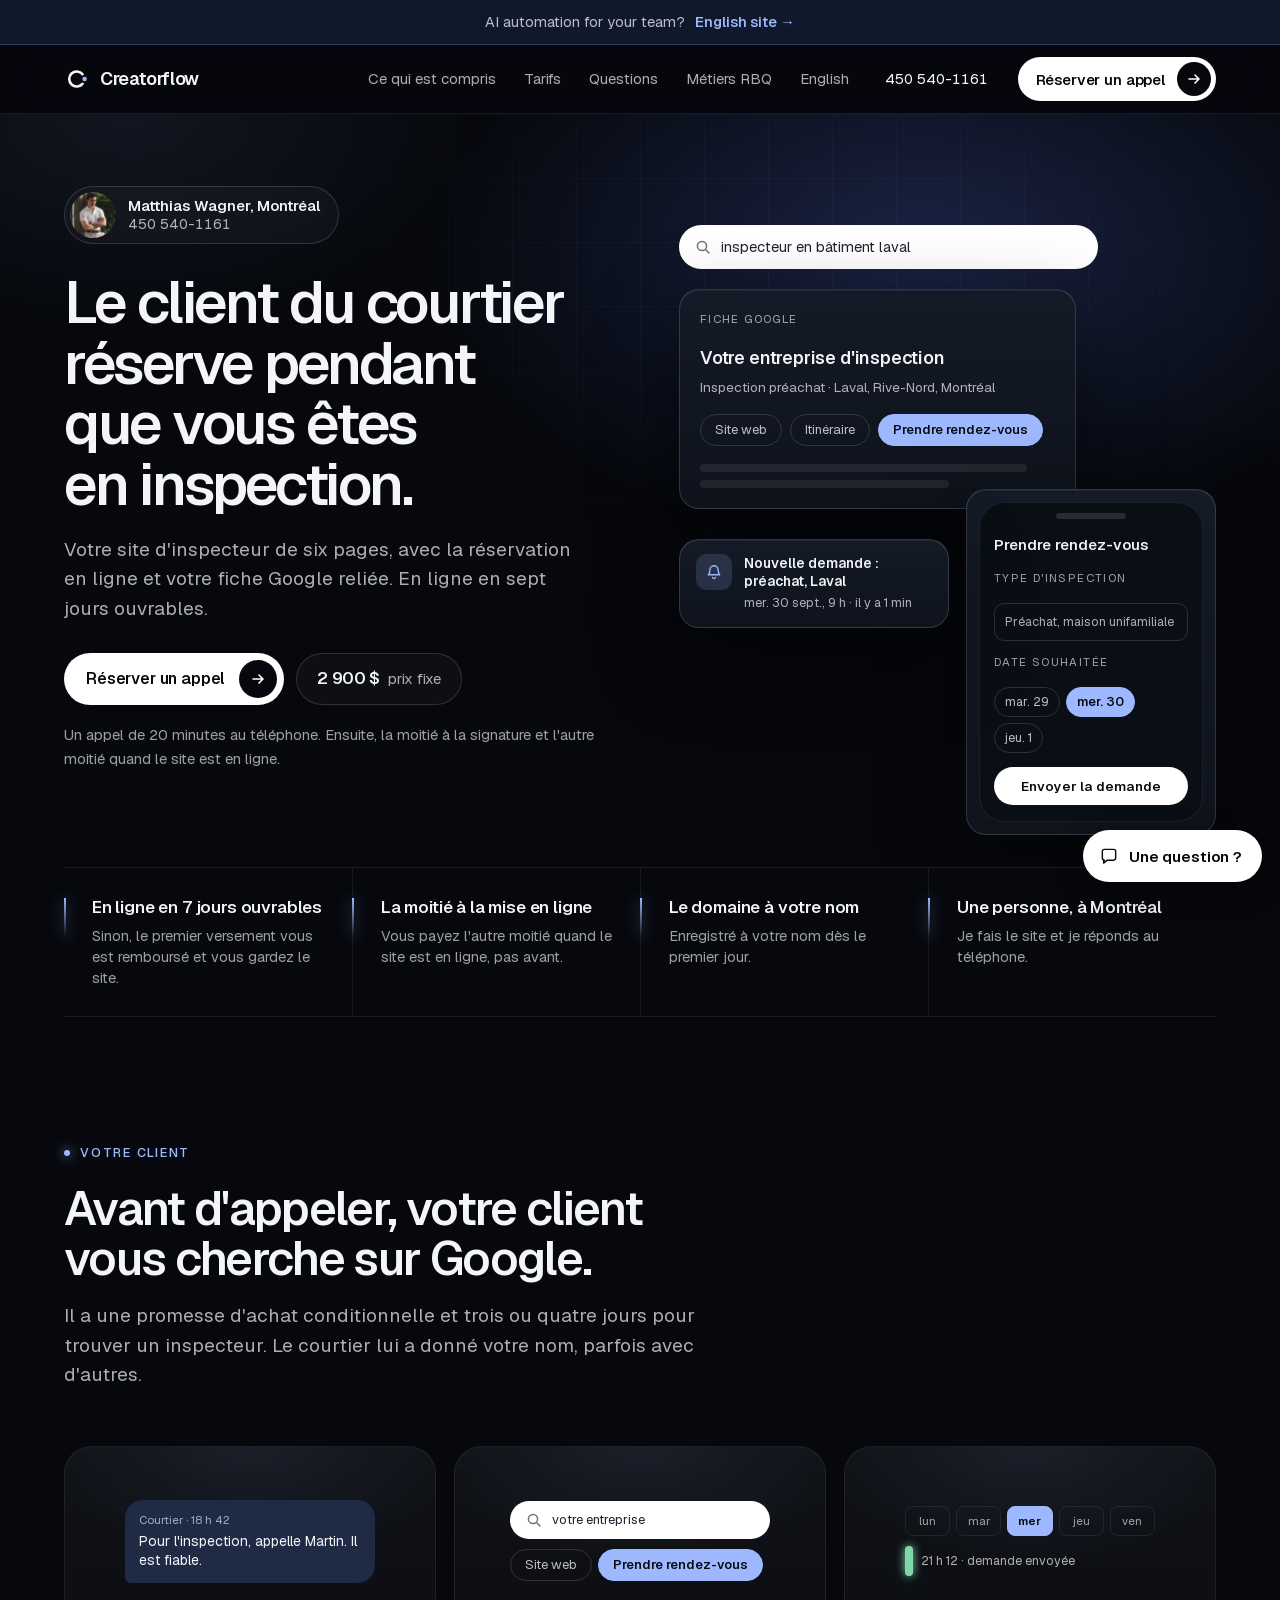
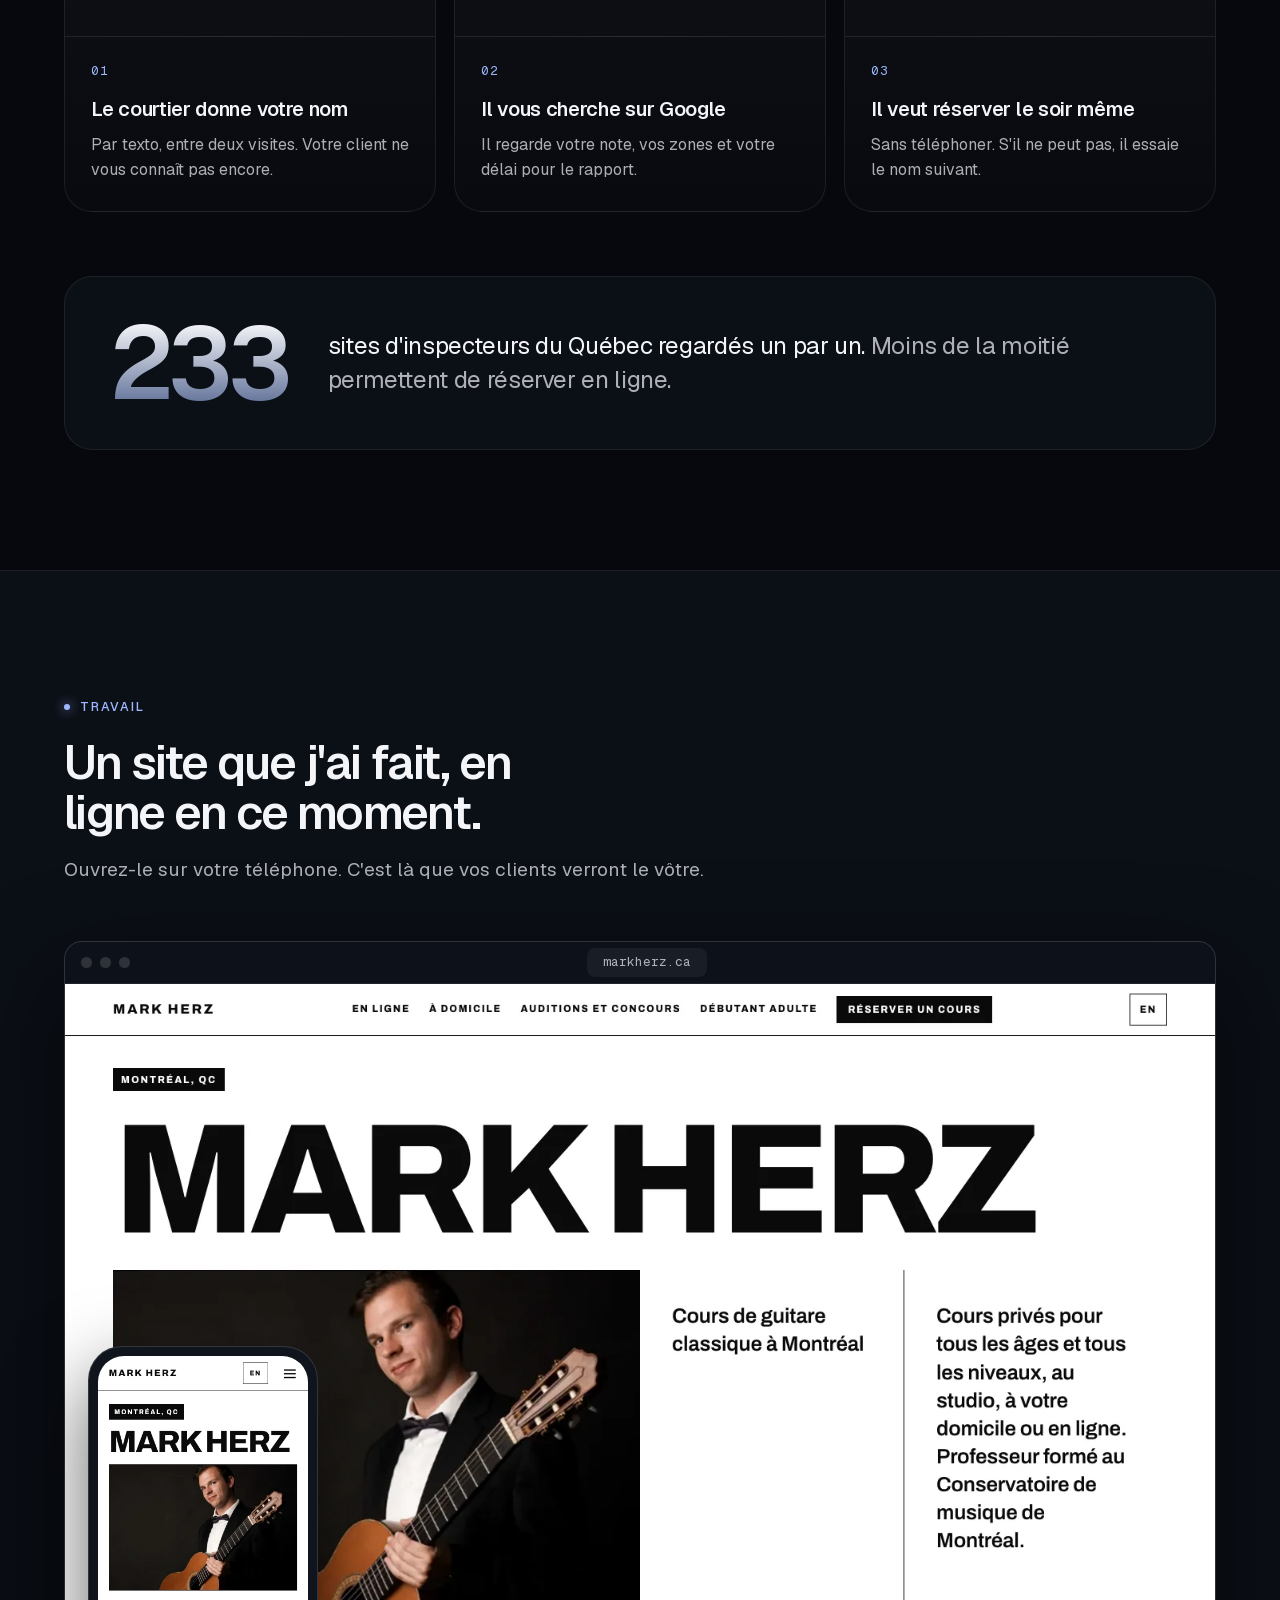
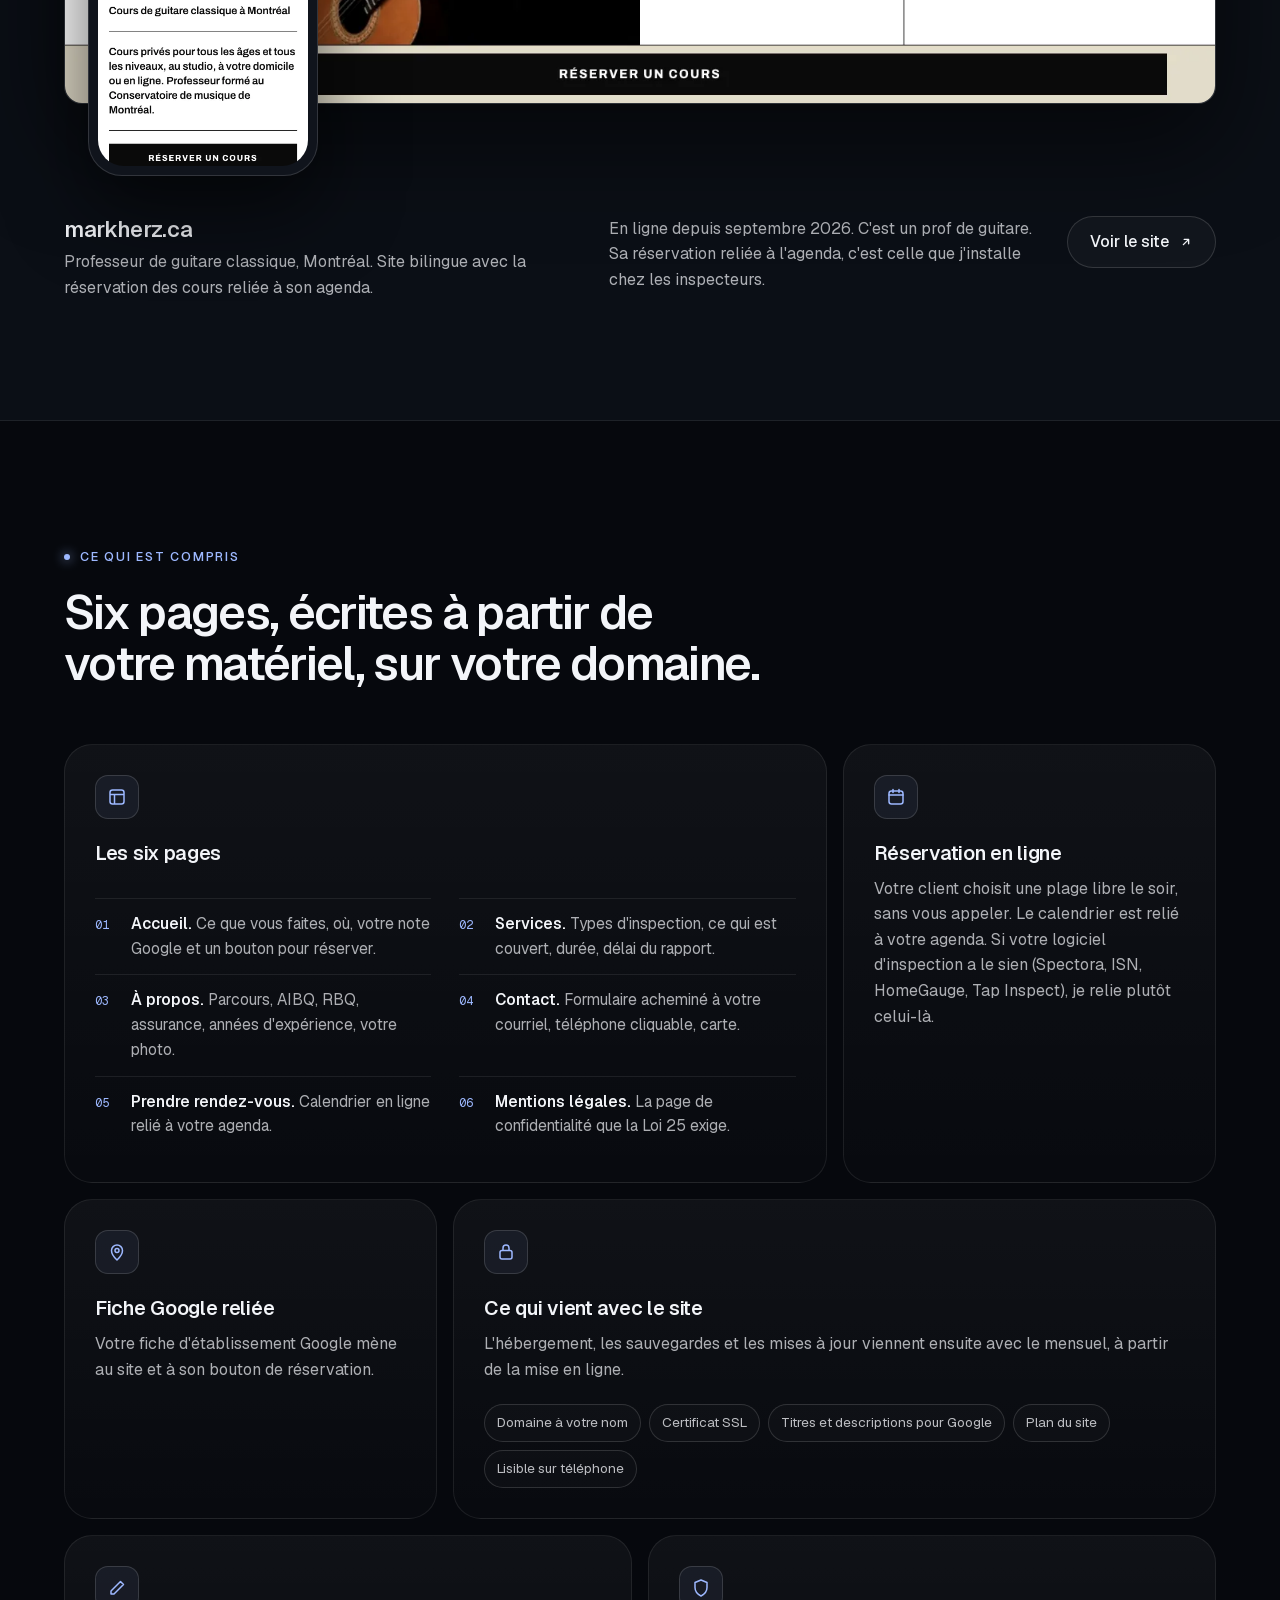
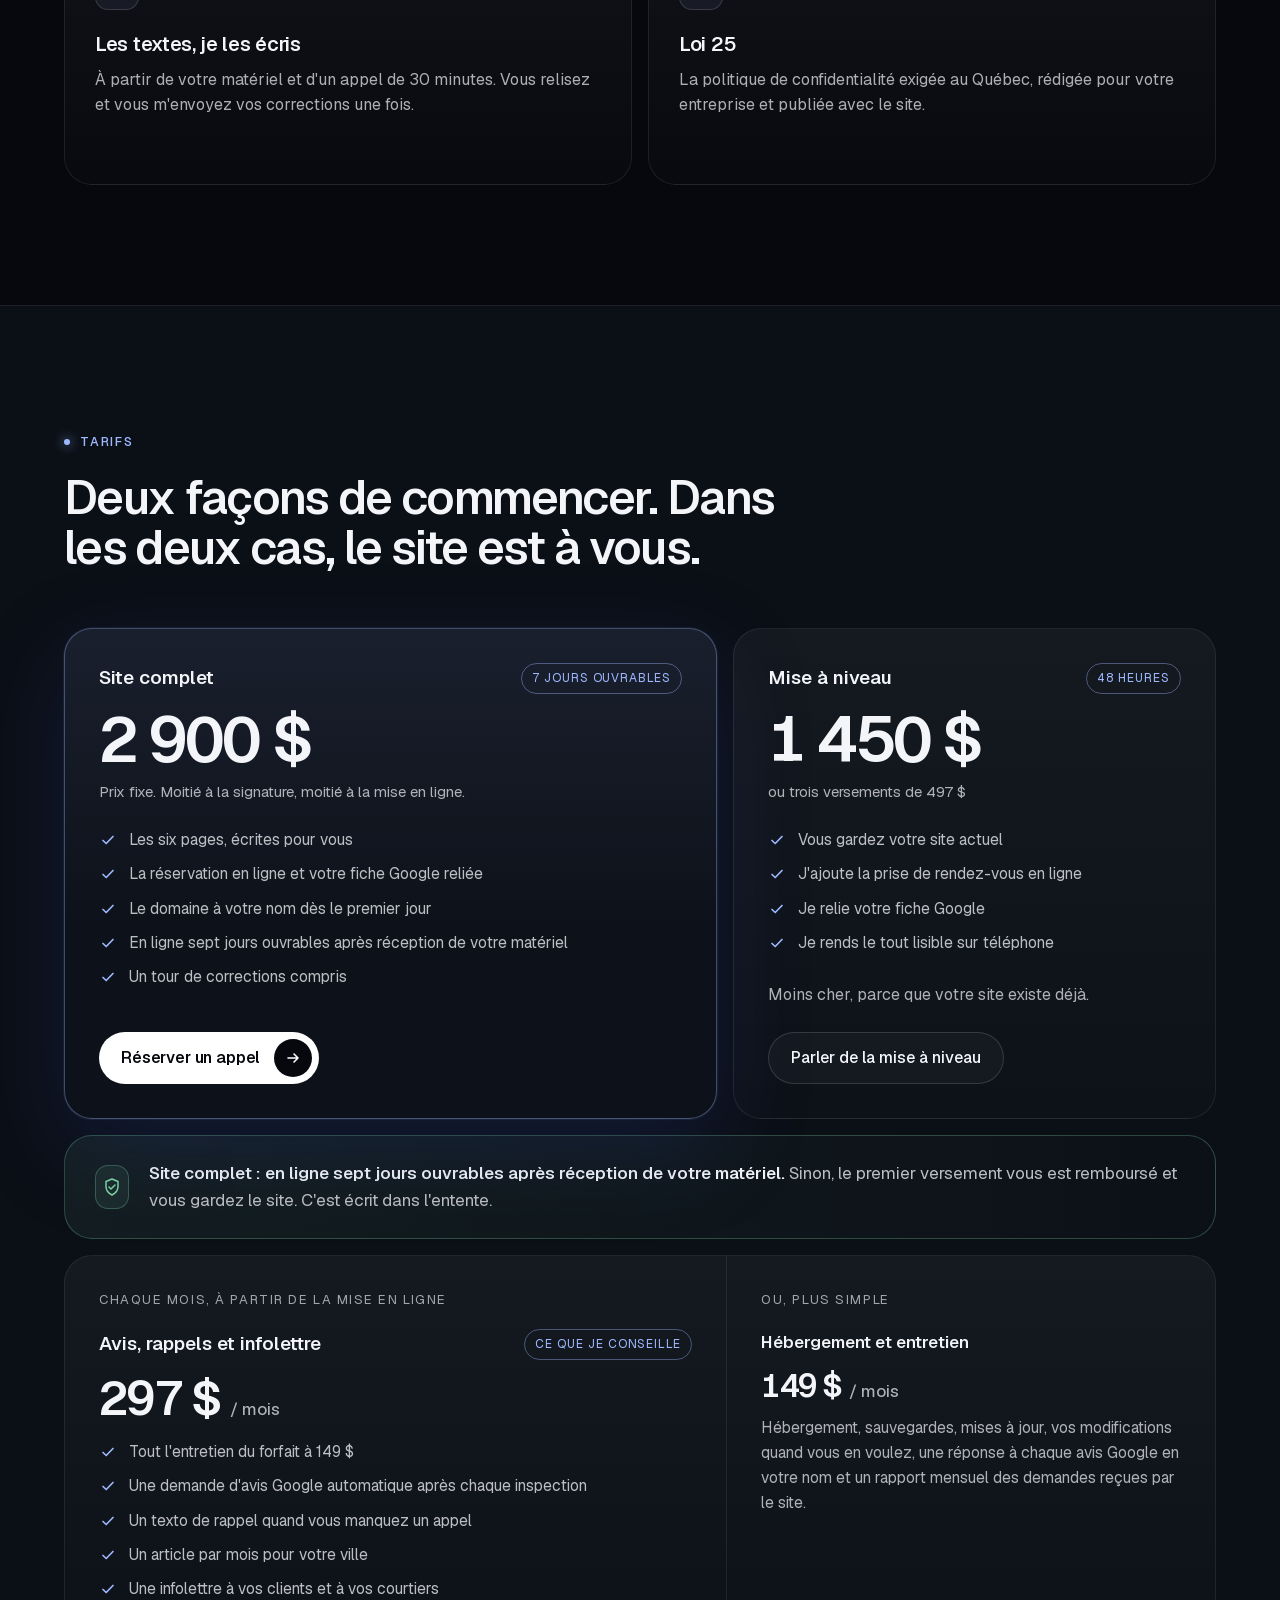
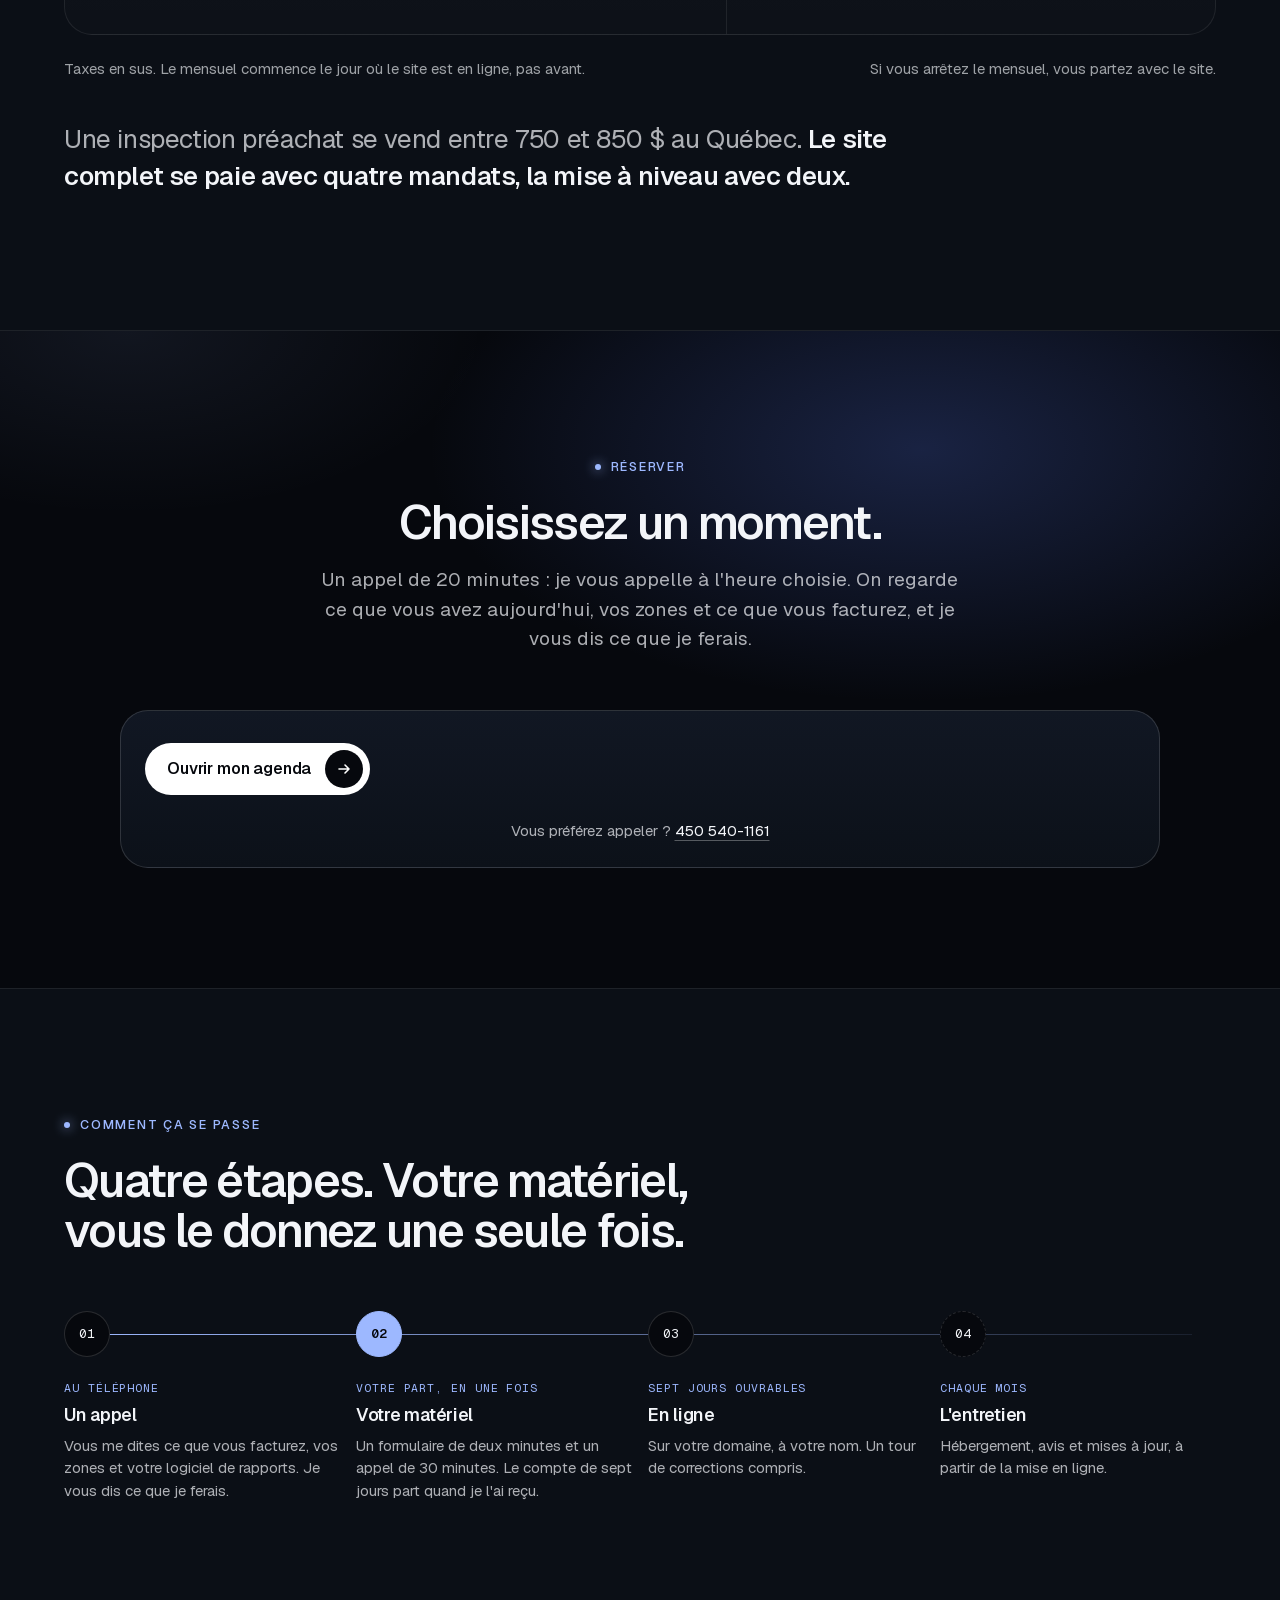
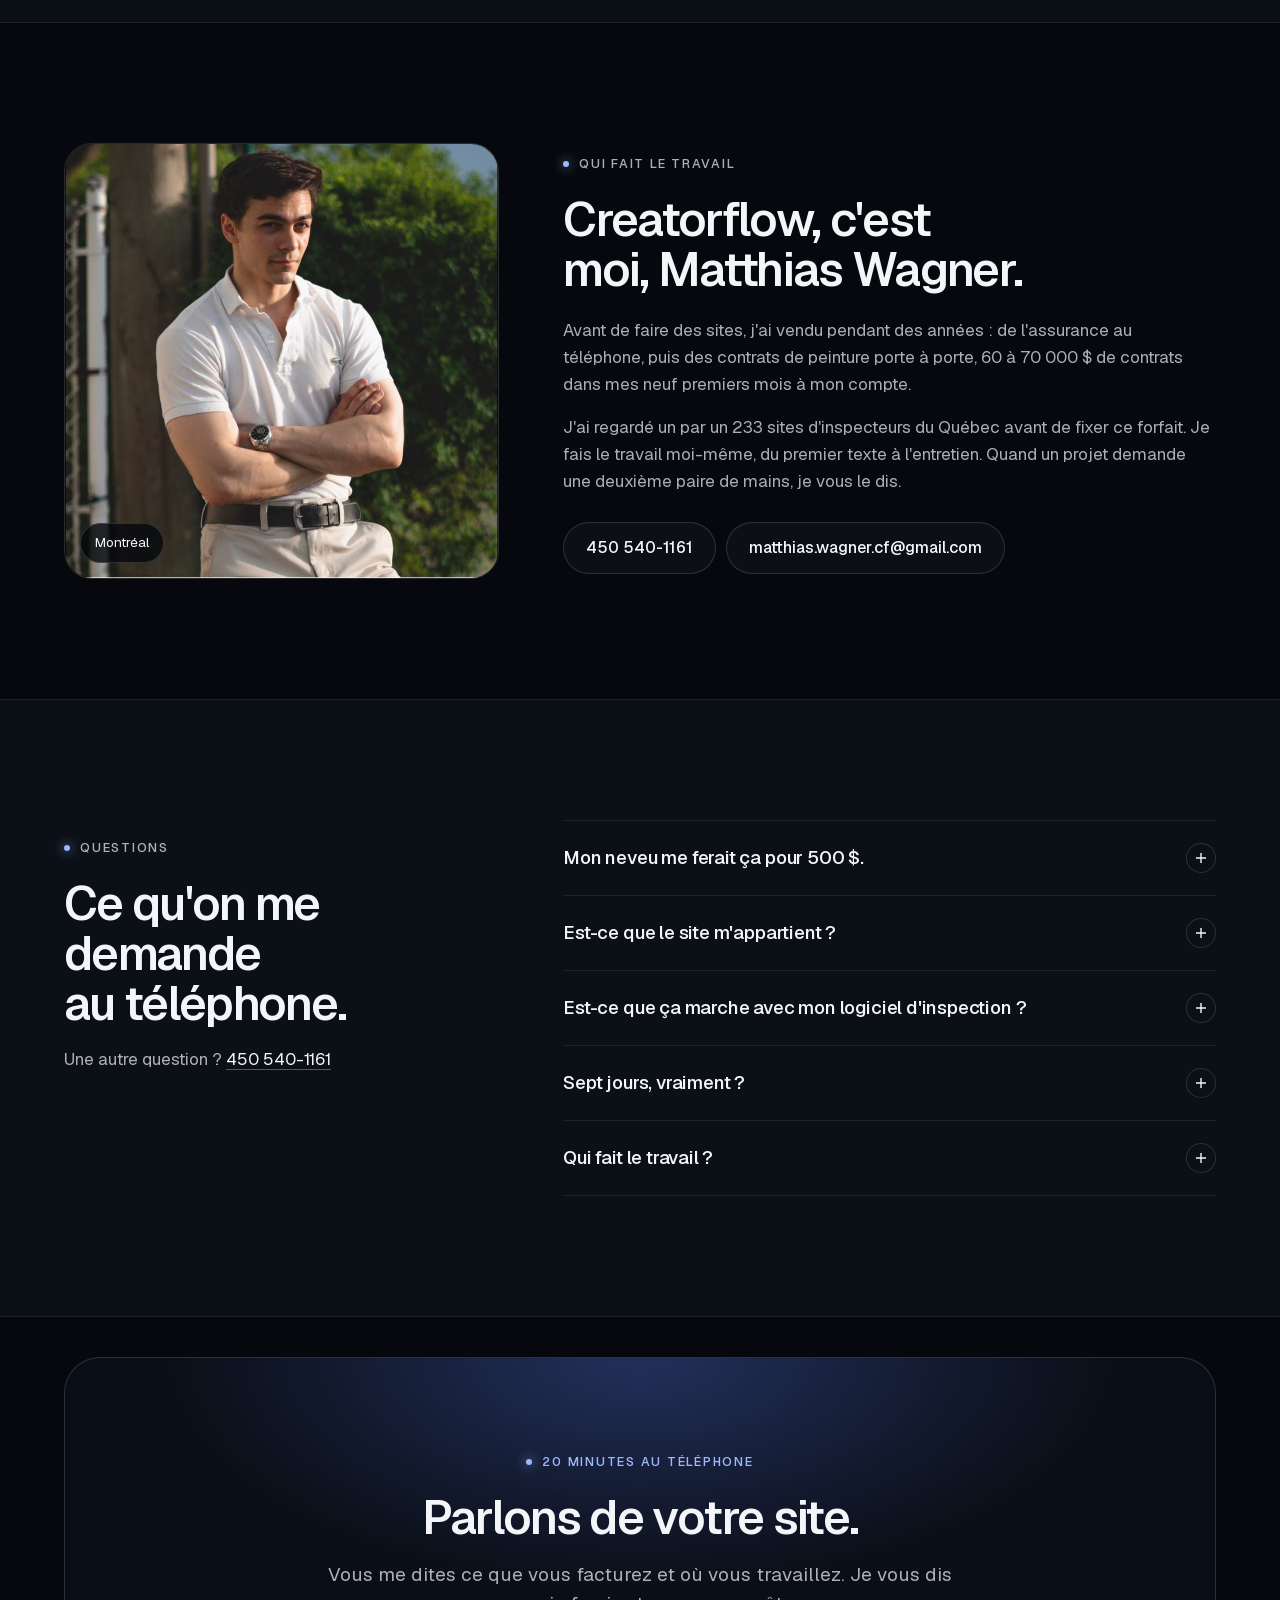
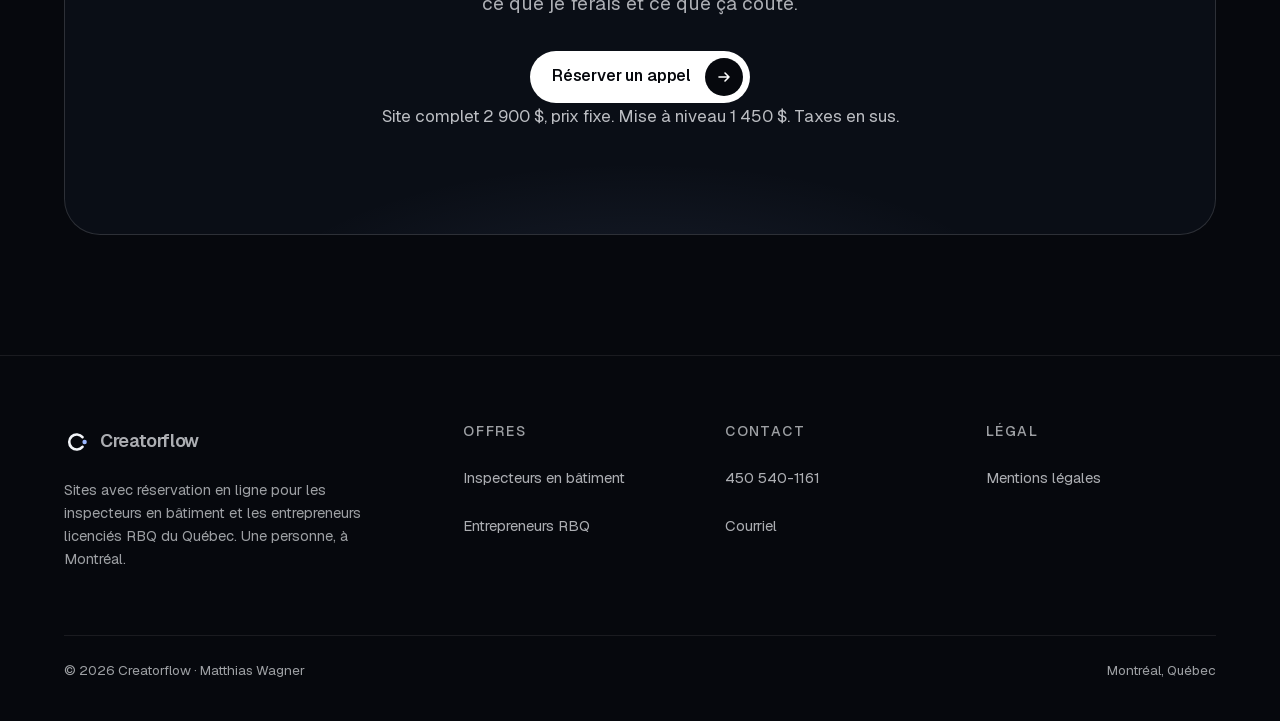
<file: index.html>
<!doctype html>
<html lang="fr-CA">
<head>
<meta charset="utf-8">
<meta name="viewport" content="width=device-width,initial-scale=1,viewport-fit=cover">
<title>Site pour inspecteur en bâtiment, avec réservation en ligne | Creatorflow</title>
<meta name="description" content="Site de six pages avec réservation en ligne et fiche Google reliée pour inspecteur en bâtiment au Québec, en ligne en sept jours ouvrables. 2 900 $, prix fixe. Un appel de 20 minutes pour commencer.">
<link rel="canonical" href="https://creatorflow.ca/">
<meta name="theme-color" content="#06080d">
<meta property="og:type" content="website">
<meta property="og:title" content="Site pour inspecteur en bâtiment, en ligne en sept jours ouvrables">
<meta property="og:description" content="Six pages, réservation en ligne, fiche Google reliée. 2 900 $, prix fixe. Un appel de 20 minutes pour commencer. Matthias Wagner, Montréal.">
<meta property="og:image" content="https://creatorflow.ca/assets/og-2026-09.png">
<meta property="og:url" content="https://creatorflow.ca/">
<meta property="og:locale" content="fr_CA">
<link rel="icon" href="favicon.svg" type="image/svg+xml">
<link rel="preload" href="assets/fonts/geist-latin.woff2" as="font" type="font/woff2" crossorigin>
<link rel="stylesheet" href="styles.css?v=20260923">
<script src="config.js"></script>
<script type="application/ld+json">
{"@context":"https://schema.org","@graph":[
{"@type":"ProfessionalService","name":"Creatorflow","url":"https://creatorflow.ca/","telephone":"+1-450-540-1161","email":"matthias.wagner.cf@gmail.com","founder":{"@type":"Person","name":"Matthias Wagner"},"address":{"@type":"PostalAddress","addressLocality":"Montréal","addressRegion":"QC","addressCountry":"CA"},"areaServed":"Québec","description":"Sites de six pages avec réservation en ligne pour inspecteurs en bâtiment et entrepreneurs licenciés RBQ du Québec."},
{"@type":"FAQPage","mainEntity":[
{"@type":"Question","name":"Mon neveu me ferait ça pour 500 $.","acceptedAnswer":{"@type":"Answer","text":"C'est possible, et souvent c'est correct. Dans six mois, quand il faut changer un numéro ou ajouter une zone, il n'est plus là. Plusieurs des sites d'inspecteurs que j'ai regardés n'ont pas bougé depuis longtemps. Ici, c'est compris dans le mensuel."}},
{"@type":"Question","name":"Est-ce que le site m'appartient ?","acceptedAnswer":{"@type":"Answer","text":"Oui. Le domaine est enregistré à votre nom dès le premier jour et le site vous appartient dès la mise en ligne. Si vous arrêtez le mensuel, vous partez avec le site."}},
{"@type":"Question","name":"Est-ce que ça marche avec mon logiciel d'inspection ?","acceptedAnswer":{"@type":"Answer","text":"Ça dépend du logiciel. Spectora, ISN, HomeGauge et Tap Inspect ont un calendrier de réservation en ligne : je le relie à votre site, en lien ou intégré, et avec certains vous confirmez ensuite le rendez-vous d'un clic. UDATA et la plupart des logiciels québécois n'en ont pas : j'installe alors un calendrier relié à votre agenda, et vous entrez le rendez-vous dans votre logiciel comme aujourd'hui. Je vérifie votre outil avant de vous promettre quoi que ce soit."}},
{"@type":"Question","name":"Sept jours, vraiment ?","acceptedAnswer":{"@type":"Answer","text":"Sept jours ouvrables à partir du moment où j'ai vos textes et vos photos. C'est écrit dans l'entente, avec le remboursement du premier versement si je dépasse. Si votre matériel n'arrive pas, le compte ne part pas."}},
{"@type":"Question","name":"Qui fait le travail ?","acceptedAnswer":{"@type":"Answer","text":"Moi. Le site, les textes, la mise en ligne, l'entretien et le téléphone."}}
]}]}
</script>
</head>
<body>
<div class="lang-bar" lang="en" hidden><div class="wrap"><span>AI automation for your team?</span><a href="inbound.html">English site&nbsp;<span aria-hidden="true">→</span></a></div></div>

<header class="nav"><div class="wrap">
  <a class="logo" href="#accueil" aria-label="Creatorflow, retour en haut"><svg viewBox="0 0 26 26" aria-hidden="true"><path d="M18.5 8.2A7.5 7.5 0 1 0 18.5 17.8" fill="none" stroke="currentColor" stroke-width="2.6" stroke-linecap="round"/><circle cx="20.6" cy="13" r="2.2" fill="#9db8ff"/></svg>Creatorflow</a>
  <nav class="nav-links" id="menu" aria-label="Sections">
    <a href="#compris">Ce qui est compris</a>
    <a href="#tarifs">Tarifs</a>
    <a href="#questions">Questions</a>
    <a href="metiers-rbq.html">Métiers RBQ</a>
    <a href="inbound.html" lang="en">English</a>
  </nav>
  <a class="tel" href="tel:+14505401161"><span class="nb">450 540-1161</span></a>
  <a class="btn sm nav-cta" href="#rendez-vous"><span class="tw"><span class="t">Réserver un appel</span></span><span class="arr"><svg viewBox="0 0 16 16" fill="none" aria-hidden="true"><path d="M3 8h10M9 4l4 4-4 4" stroke="currentColor" stroke-width="1.6" stroke-linecap="round" stroke-linejoin="round"/></svg></span></a>
  <a class="icon-btn" href="tel:+14505401161" aria-label="Appeler Matthias au 450 540-1161"><svg viewBox="0 0 20 20" fill="none" aria-hidden="true"><path d="M6.6 2.8l1.6 3.6-1.7 1.3a10 10 0 0 0 5.8 5.8l1.3-1.7 3.6 1.6-.6 3a1.5 1.5 0 0 1-1.6 1.2A15.5 15.5 0 0 1 2 4.9a1.5 1.5 0 0 1 1.2-1.6z" stroke="currentColor" stroke-width="1.5" stroke-linejoin="round"/></svg></a>
  <button class="icon-btn menu-btn" type="button" aria-expanded="false" aria-controls="menu" aria-label="Menu"><svg viewBox="0 0 20 20" fill="none" aria-hidden="true"><path d="M3 7h14M3 13h14" stroke="currentColor" stroke-width="1.6" stroke-linecap="round"/></svg></button>
</div></header>

<main>
<section id="accueil" class="hero glow grid-bg"><div class="wrap hero-grid">
  <div>
    <div class="face"><img src="assets/matthias-2026-09.jpg" alt="Matthias Wagner" width="46" height="46"><span><b>Matthias Wagner, Montréal</b><a href="tel:+14505401161"><span class="nb">450 540-1161</span></a></span></div>
    <h1>Le client du courtier réserve pendant que vous êtes en inspection.</h1>
    <p class="sub">Votre site d'inspecteur de six pages, avec la réservation en ligne et votre fiche Google reliée. En ligne en sept jours ouvrables.</p>
    <div class="actions">
      <a class="btn" href="#rendez-vous"><span class="tw"><span class="t">Réserver un appel</span></span><span class="arr"><svg viewBox="0 0 16 16" fill="none" aria-hidden="true"><path d="M3 8h10M9 4l4 4-4 4" stroke="currentColor" stroke-width="1.6" stroke-linecap="round" stroke-linejoin="round"/></svg></span></a>
      <a class="chip" href="#tarifs" style="text-decoration:none"><b>2&nbsp;900&nbsp;$</b> prix fixe</a>
    </div>
    <p class="note">Un appel de 20 minutes au téléphone. Ensuite, la moitié à la signature et l'autre moitié quand le site est en ligne.</p>
  </div>

  <div class="stage ui" role="img" aria-label="Illustration : un client trouve l'inspecteur sur Google, clique sur Prendre rendez-vous, et l'inspecteur reçoit la demande.">
    <div class="ui-search s-search"><svg viewBox="0 0 16 16" fill="none"><circle cx="7" cy="7" r="4.6" stroke="currentColor" stroke-width="1.5"/><path d="M10.5 10.5L14 14" stroke="currentColor" stroke-width="1.5" stroke-linecap="round"/></svg>inspecteur en bâtiment laval</div>
    <div class="ui-card s-result">
      <p class="ui-k">Fiche Google</p>
      <p class="r-name">Votre entreprise d'inspection</p>
      <p class="r-meta">Inspection préachat · Laval, Rive-Nord, Montréal</p>
      <div class="r-btns"><span class="ui-pill">Site web</span><span class="ui-pill">Itinéraire</span><span class="ui-pill on">Prendre rendez-vous</span></div>
      <div class="r-lines"><span class="ui-bar" style="width:92%"></span><span class="ui-bar" style="width:70%"></span></div>
    </div>
    <div class="ui-card s-phone"><div class="phone-scr">
      <div class="p-top"><i></i></div>
      <p class="p-t">Prendre rendez-vous</p>
      <p class="ui-k">Type d'inspection</p>
      <div class="p-field">Préachat, maison unifamiliale</div>
      <p class="ui-k">Date souhaitée</p>
      <div class="p-row"><span class="ui-pill">mar. 29</span><span class="ui-pill on">mer. 30</span><span class="ui-pill">jeu. 1</span></div>
      <div class="p-send">Envoyer la demande</div>
    </div></div>
    <div class="ui-card s-toast">
      <span class="t-ico"><svg viewBox="0 0 20 20" fill="none"><path d="M10 3a4.5 4.5 0 0 0-4.5 4.5c0 4-1.8 5.5-1.8 5.5h12.6s-1.8-1.5-1.8-5.5A4.5 4.5 0 0 0 10 3zM8.3 16a1.8 1.8 0 0 0 3.4 0" stroke="currentColor" stroke-width="1.5" stroke-linecap="round" stroke-linejoin="round"/></svg></span>
      <span><p class="t-h">Nouvelle demande : préachat, Laval</p><p class="t-s">mer. 30 sept., 9 h · il y a 1 min</p></span>
    </div>
  </div>
</div></section>

<div class="wrap"><div class="facts reveal">
  <div class="fact"><b>En ligne en 7 jours ouvrables</b><span>Sinon, le premier versement vous est remboursé et vous gardez le site.</span></div>
  <div class="fact"><b>La moitié à la mise en ligne</b><span>Vous payez l'autre moitié quand le site est en ligne, pas avant.</span></div>
  <div class="fact"><b>Le domaine à votre nom</b><span>Enregistré à votre nom dès le premier jour.</span></div>
  <div class="fact"><b>Une personne, à Montréal</b><span>Je fais le site et je réponds au téléphone.</span></div>
</div></div>

<section class="sec"><div class="wrap">
  <div class="head reveal">
    <p class="eyebrow">Votre client</p>
    <h2>Avant d'appeler, votre client vous cherche sur Google.</h2>
    <p class="lead">Il a une promesse d'achat conditionnelle et trois ou quatre jours pour trouver un inspecteur. Le courtier lui a donné votre nom, parfois avec d'autres.</p>
  </div>
  <div class="journey">
    <div class="card reveal">
      <div class="viz ui" role="img" aria-label="Texto d'un courtier qui recommande l'inspecteur"><div class="bubble"><small>Courtier · 18 h 42</small>Pour l'inspection, appelle Martin. Il est fiable.</div></div>
      <div class="txt"><span class="num">01</span><h3>Le courtier donne votre nom</h3><p>Par texto, entre deux visites. Votre client ne vous connaît pas encore.</p></div>
    </div>
    <div class="card reveal">
      <div class="viz ui" role="img" aria-label="Recherche Google du nom de l'entreprise"><div style="width:100%;max-width:260px;display:grid;gap:10px"><div class="ui-search" style="height:38px;font-size:13px"><svg viewBox="0 0 16 16" fill="none"><circle cx="7" cy="7" r="4.6" stroke="currentColor" stroke-width="1.5"/><path d="M10.5 10.5L14 14" stroke="currentColor" stroke-width="1.5" stroke-linecap="round"/></svg>votre entreprise</div><div style="display:flex;gap:6px"><span class="ui-pill">Site web</span><span class="ui-pill on">Prendre rendez-vous</span></div></div></div>
      <div class="txt"><span class="num">02</span><h3>Il vous cherche sur Google</h3><p>Il regarde votre note, vos zones et votre délai pour le rapport.</p></div>
    </div>
    <div class="card reveal">
      <div class="viz ui" role="img" aria-label="Calendrier de réservation, demande envoyée le soir"><div class="mini-cal"><span>lun</span><span>mar</span><span class="on">mer</span><span>jeu</span><span>ven</span><span class="cap"><span class="ui-dot"></span>21 h 12 · demande envoyée</span></div></div>
      <div class="txt"><span class="num">03</span><h3>Il veut réserver le soir même</h3><p>Sans téléphoner. S'il ne peut pas, il essaie le nom suivant.</p></div>
    </div>
  </div>
  <div class="statline reveal"><div class="big">233</div><p>sites d'inspecteurs du Québec regardés un par un. <span>Moins de la moitié permettent de réserver en ligne.</span></p></div>
</div></section>

<section id="exemple" class="sec band"><div class="wrap">
  <div class="head reveal">
    <p class="eyebrow">Travail</p>
    <h2>Un site que j'ai fait, en ligne en ce moment.</h2>
    <p class="lead">Ouvrez-le sur votre téléphone. C'est là que vos clients verront le vôtre.</p>
  </div>
  <div class="showcase reveal">
    <a class="browser" href="https://markherz.ca" target="_blank" rel="noopener" style="display:block;text-decoration:none">
      <div class="bar"><i></i><i></i><i></i><span class="url">markherz.ca</span></div>
      <img src="assets/markherz-bureau-20260923.webp" alt="Page d'accueil de markherz.ca sur ordinateur" width="1440" height="900" loading="lazy">
    </a>
    <div class="device" aria-hidden="true"><img src="assets/markherz-mobile-20260923.webp" alt="" width="390" height="844" loading="lazy"></div>
  </div>
  <div class="work-cap reveal">
    <div><h3>markherz.ca</h3><p>Professeur de guitare classique, Montréal. Site bilingue avec la réservation des cours reliée à son agenda.</p></div>
    <p>En ligne depuis septembre 2026. C'est un prof de guitare. Sa réservation reliée à l'agenda, c'est celle que j'installe chez les inspecteurs.</p>
    <a class="ghost" href="https://markherz.ca" target="_blank" rel="noopener">Voir le site <svg width="14" height="14" viewBox="0 0 16 16" fill="none" aria-hidden="true"><path d="M5 11L11 5M6 5h5v5" stroke="currentColor" stroke-width="1.6" stroke-linecap="round" stroke-linejoin="round"/></svg></a>
  </div>
</div></section>

<section id="compris" class="sec"><div class="wrap">
  <div class="head reveal">
    <p class="eyebrow">Ce qui est compris</p>
    <h2>Six pages, écrites à partir de votre matériel, sur votre domaine.</h2>
  </div>
  <div class="bento">
    <div class="card c4 reveal">
      <div class="ico"><svg viewBox="0 0 20 20" fill="none"><rect x="3" y="3" width="14" height="14" rx="2.5" stroke="currentColor" stroke-width="1.5"/><path d="M3 7.5h14M7.5 7.5V17" stroke="currentColor" stroke-width="1.5"/></svg></div>
      <h3>Les six pages</h3>
      <ul class="pages">
        <li><em>01</em><span><b>Accueil.</b> Ce que vous faites, où, votre note Google et un bouton pour réserver.</span></li>
        <li><em>02</em><span><b>Services.</b> Types d'inspection, ce qui est couvert, durée, délai du rapport.</span></li>
        <li><em>03</em><span><b>À propos.</b> Parcours, AIBQ, RBQ, assurance, années d'expérience, votre photo.</span></li>
        <li><em>04</em><span><b>Contact.</b> Formulaire acheminé à votre courriel, téléphone cliquable, carte.</span></li>
        <li><em>05</em><span><b>Prendre rendez-vous.</b> Calendrier en ligne relié à votre agenda.</span></li>
        <li><em>06</em><span><b>Mentions légales.</b> La page de confidentialité que la Loi 25 exige.</span></li>
      </ul>
    </div>
    <div class="card c2 reveal">
      <div class="ico"><svg viewBox="0 0 20 20" fill="none"><rect x="3" y="4" width="14" height="13" rx="2.5" stroke="currentColor" stroke-width="1.5"/><path d="M3 8h14M7 2.5v3M13 2.5v3" stroke="currentColor" stroke-width="1.5" stroke-linecap="round"/></svg></div>
      <h3>Réservation en ligne</h3>
      <p>Votre client choisit une plage libre le soir, sans vous appeler. Le calendrier est relié à votre agenda. Si votre logiciel d'inspection a le sien (Spectora, ISN, HomeGauge, Tap Inspect), je relie plutôt celui-là.</p>
    </div>
    <div class="card c2 reveal">
      <div class="ico"><svg viewBox="0 0 20 20" fill="none"><path d="M10 18s5.5-5 5.5-9.5a5.5 5.5 0 1 0-11 0C4.5 13 10 18 10 18z" stroke="currentColor" stroke-width="1.5" stroke-linejoin="round"/><circle cx="10" cy="8.5" r="2" stroke="currentColor" stroke-width="1.5"/></svg></div>
      <h3>Fiche Google reliée</h3>
      <p>Votre fiche d'établissement Google mène au site et à son bouton de réservation.</p>
    </div>
    <div class="card c4 reveal">
      <div class="ico"><svg viewBox="0 0 20 20" fill="none"><rect x="4" y="8.5" width="12" height="8.5" rx="2" stroke="currentColor" stroke-width="1.5"/><path d="M7 8.5V6a3 3 0 0 1 6 0v2.5" stroke="currentColor" stroke-width="1.5"/></svg></div>
      <h3>Ce qui vient avec le site</h3>
      <p>L'hébergement, les sauvegardes et les mises à jour viennent ensuite avec le mensuel, à partir de la mise en ligne.</p>
      <div class="foot tags"><span>Domaine à votre nom</span><span>Certificat SSL</span><span>Titres et descriptions pour Google</span><span>Plan du site</span><span>Lisible sur téléphone</span></div>
    </div>
    <div class="card c3 reveal">
      <div class="ico"><svg viewBox="0 0 20 20" fill="none"><path d="M13.5 3.5l3 3L7 16H4v-3z" stroke="currentColor" stroke-width="1.5" stroke-linejoin="round"/></svg></div>
      <h3>Les textes, je les écris</h3>
      <p>À partir de votre matériel et d'un appel de 30 minutes. Vous relisez et vous m'envoyez vos corrections une fois.</p>
    </div>
    <div class="card c3 reveal">
      <div class="ico"><svg viewBox="0 0 20 20" fill="none"><path d="M10 2l6 2.5v5c0 4-2.7 6.8-6 8.5-3.3-1.7-6-4.5-6-8.5v-5z" stroke="currentColor" stroke-width="1.5" stroke-linejoin="round"/></svg></div>
      <h3>Loi 25</h3>
      <p>La politique de confidentialité exigée au Québec, rédigée pour votre entreprise et publiée avec le site.</p>
    </div>
  </div>
</div></section>

<section id="tarifs" class="sec band"><div class="wrap">
  <div class="head">
    <p class="eyebrow">Tarifs</p>
    <h2>Deux façons de commencer. Dans les deux cas, le site est à vous.</h2>
  </div>
  <div class="plans">
    <div class="card plan lead-plan">
      <p class="p-name"><b>Site complet</b><span class="flag">7 jours ouvrables</span></p>
      <p class="price">2&nbsp;900&nbsp;$</p>
      <p class="terms">Prix fixe. Moitié à la signature, moitié à la mise en ligne.</p>
      <ul class="checks">
        <li><svg viewBox="0 0 18 18" fill="none" aria-hidden="true"><path d="M4 9.5l3.2 3L14 5.5" stroke="currentColor" stroke-width="1.7" stroke-linecap="round" stroke-linejoin="round"/></svg>Les six pages, écrites pour vous</li>
        <li><svg viewBox="0 0 18 18" fill="none" aria-hidden="true"><path d="M4 9.5l3.2 3L14 5.5" stroke="currentColor" stroke-width="1.7" stroke-linecap="round" stroke-linejoin="round"/></svg>La réservation en ligne et votre fiche Google reliée</li>
        <li><svg viewBox="0 0 18 18" fill="none" aria-hidden="true"><path d="M4 9.5l3.2 3L14 5.5" stroke="currentColor" stroke-width="1.7" stroke-linecap="round" stroke-linejoin="round"/></svg>Le domaine à votre nom dès le premier jour</li>
        <li><svg viewBox="0 0 18 18" fill="none" aria-hidden="true"><path d="M4 9.5l3.2 3L14 5.5" stroke="currentColor" stroke-width="1.7" stroke-linecap="round" stroke-linejoin="round"/></svg>En ligne sept jours ouvrables après réception de votre matériel</li>
        <li><svg viewBox="0 0 18 18" fill="none" aria-hidden="true"><path d="M4 9.5l3.2 3L14 5.5" stroke="currentColor" stroke-width="1.7" stroke-linecap="round" stroke-linejoin="round"/></svg>Un tour de corrections compris</li>
      </ul>
      <a class="btn" href="#rendez-vous"><span class="tw"><span class="t">Réserver un appel</span></span><span class="arr"><svg viewBox="0 0 16 16" fill="none" aria-hidden="true"><path d="M3 8h10M9 4l4 4-4 4" stroke="currentColor" stroke-width="1.6" stroke-linecap="round" stroke-linejoin="round"/></svg></span></a>
    </div>
    <div class="card plan">
      <p class="p-name"><b>Mise à niveau</b><span class="flag">48 heures</span></p>
      <p class="price">1&nbsp;450&nbsp;$</p>
      <p class="terms">ou trois versements de 497&nbsp;$</p>
      <ul class="checks">
        <li><svg viewBox="0 0 18 18" fill="none" aria-hidden="true"><path d="M4 9.5l3.2 3L14 5.5" stroke="currentColor" stroke-width="1.7" stroke-linecap="round" stroke-linejoin="round"/></svg>Vous gardez votre site actuel</li>
        <li><svg viewBox="0 0 18 18" fill="none" aria-hidden="true"><path d="M4 9.5l3.2 3L14 5.5" stroke="currentColor" stroke-width="1.7" stroke-linecap="round" stroke-linejoin="round"/></svg>J'ajoute la prise de rendez-vous en ligne</li>
        <li><svg viewBox="0 0 18 18" fill="none" aria-hidden="true"><path d="M4 9.5l3.2 3L14 5.5" stroke="currentColor" stroke-width="1.7" stroke-linecap="round" stroke-linejoin="round"/></svg>Je relie votre fiche Google</li>
        <li><svg viewBox="0 0 18 18" fill="none" aria-hidden="true"><path d="M4 9.5l3.2 3L14 5.5" stroke="currentColor" stroke-width="1.7" stroke-linecap="round" stroke-linejoin="round"/></svg>Je rends le tout lisible sur téléphone</li>
      </ul>
      <p class="small" style="margin:0 0 24px">Moins cher, parce que votre site existe déjà.</p>
      <a class="ghost" href="#rendez-vous">Parler de la mise à niveau</a>
    </div>
  </div>
  <div class="guarantee">
    <span class="ico"><svg viewBox="0 0 20 20" fill="none" aria-hidden="true"><path d="M10 2l6 2.5v5c0 4-2.7 6.8-6 8.5-3.3-1.7-6-4.5-6-8.5v-5z" stroke="currentColor" stroke-width="1.5" stroke-linejoin="round"/><path d="M7 10l2 2 4-4" stroke="currentColor" stroke-width="1.5" stroke-linecap="round" stroke-linejoin="round"/></svg></span>
    <p><b>Site complet : en ligne sept jours ouvrables après réception de votre matériel.</b> Sinon, le premier versement vous est remboursé et vous gardez le site. C'est écrit dans l'entente.</p>
  </div>
  <div class="card monthly">
    <div>
      <p class="m-head">Chaque mois, à partir de la mise en ligne</p>
      <p class="p-name"><b style="font-size:19px">Avis, rappels et infolettre</b><span class="flag">Ce que je conseille</span></p>
      <p class="price">297&nbsp;$ <small>/ mois</small></p>
      <ul class="checks" style="margin:18px 0 0">
        <li><svg viewBox="0 0 18 18" fill="none" aria-hidden="true"><path d="M4 9.5l3.2 3L14 5.5" stroke="currentColor" stroke-width="1.7" stroke-linecap="round" stroke-linejoin="round"/></svg>Tout l'entretien du forfait à 149&nbsp;$</li>
        <li><svg viewBox="0 0 18 18" fill="none" aria-hidden="true"><path d="M4 9.5l3.2 3L14 5.5" stroke="currentColor" stroke-width="1.7" stroke-linecap="round" stroke-linejoin="round"/></svg>Une demande d'avis Google automatique après chaque inspection</li>
        <li><svg viewBox="0 0 18 18" fill="none" aria-hidden="true"><path d="M4 9.5l3.2 3L14 5.5" stroke="currentColor" stroke-width="1.7" stroke-linecap="round" stroke-linejoin="round"/></svg>Un texto de rappel quand vous manquez un appel</li>
        <li><svg viewBox="0 0 18 18" fill="none" aria-hidden="true"><path d="M4 9.5l3.2 3L14 5.5" stroke="currentColor" stroke-width="1.7" stroke-linecap="round" stroke-linejoin="round"/></svg>Un article par mois pour votre ville</li>
        <li><svg viewBox="0 0 18 18" fill="none" aria-hidden="true"><path d="M4 9.5l3.2 3L14 5.5" stroke="currentColor" stroke-width="1.7" stroke-linecap="round" stroke-linejoin="round"/></svg>Une infolettre à vos clients et à vos courtiers</li>
      </ul>
    </div>
    <div class="alt-plan">
      <p class="m-head">Ou, plus simple</p>
      <p class="p-name" style="margin:0 0 14px"><b style="font-size:17px;color:var(--ink)">Hébergement et entretien</b></p>
      <p class="price">149&nbsp;$ <small>/ mois</small></p>
      <p style="margin-top:14px">Hébergement, sauvegardes, mises à jour, vos modifications quand vous en voulez, une réponse à chaque avis Google en votre nom et un rapport mensuel des demandes reçues par le site.</p>
    </div>
  </div>
  <div class="fine"><span>Taxes en sus. Le mensuel commence le jour où le site est en ligne, pas avant.</span><span>Si vous arrêtez le mensuel, vous partez avec le site.</span></div>
  <p class="anchor">Une inspection préachat se vend entre 750 et 850&nbsp;$ au Québec. <b>Le site complet se paie avec quatre mandats, la mise à niveau avec deux.</b></p>
</div></section>

<section id="rendez-vous" class="sec glow"><div class="wrap">
  <div class="head center">
    <p class="eyebrow">Réserver</p>
    <h2>Choisissez un moment.</h2>
    <p class="lead">Un appel de 20 minutes : je vous appelle à l'heure choisie. On regarde ce que vous avez aujourd'hui, vos zones et ce que vous facturez, et je vous dis ce que je ferais.</p>
  </div>
  <div class="b-step b-cal b-wide">
    <div class="cal-box" data-embed="calendly" data-campaign="accueil-embed" data-merci="merci.html?p=accueil" hidden></div>
    <div id="sans-calendrier" class="b-alt"><a class="btn" data-calendly="accueil" href="https://calendly.com/matthias-wagner-cf/appel-decouverte-creatorflow?utm_source=site&amp;utm_campaign=accueil" target="_blank" rel="noopener"><span class="tw"><span class="t">Ouvrir mon agenda</span></span><span class="arr"><svg viewBox="0 0 16 16" fill="none" aria-hidden="true"><path d="M3 8h10M9 4l4 4-4 4" stroke="currentColor" stroke-width="1.6" stroke-linecap="round" stroke-linejoin="round"/></svg></span></a></div>
    <p class="b-tel">Vous préférez appeler ? <a class="lnk" href="tel:+14505401161"><span class="nb">450 540-1161</span></a></p>
  </div>
</div></section>

<section class="sec band"><div class="wrap">
  <div class="head reveal">
    <p class="eyebrow">Comment ça se passe</p>
    <h2>Quatre étapes. Votre matériel, vous le donnez une seule fois.</h2>
  </div>
  <ol class="steps four">
    <li class="reveal"><span class="node">01</span><div><p class="tag">Au téléphone</p><h3>Un appel</h3><p>Vous me dites ce que vous facturez, vos zones et votre logiciel de rapports. Je vous dis ce que je ferais.</p></div></li>
    <li class="reveal you"><span class="node">02</span><div><p class="tag">Votre part, en une fois</p><h3>Votre matériel</h3><p>Un formulaire de deux minutes et un appel de 30 minutes. Le compte de sept jours part quand je l'ai reçu.</p></div></li>
    <li class="reveal"><span class="node">03</span><div><p class="tag">Sept jours ouvrables</p><h3>En ligne</h3><p>Sur votre domaine, à votre nom. Un tour de corrections compris.</p></div></li>
    <li class="reveal opt"><span class="node">04</span><div><p class="tag">Chaque mois</p><h3>L'entretien</h3><p>Hébergement, avis et mises à jour, à partir de la mise en ligne.</p></div></li>
  </ol>
</div></section>

<section id="a-propos" class="sec"><div class="wrap founder">
  <figure class="photo reveal" style="margin:0"><img src="assets/matthias-2026-09.jpg" alt="Matthias Wagner" width="750" height="750" loading="lazy"><figcaption>Montréal</figcaption></figure>
  <div class="reveal">
    <p class="eyebrow">Qui fait le travail</p>
    <h2>Creatorflow, c'est moi, Matthias Wagner.</h2>
    <p>Avant de faire des sites, j'ai vendu pendant des années : de l'assurance au téléphone, puis des contrats de peinture porte à porte, 60 à 70&nbsp;000&nbsp;$ de contrats dans mes neuf premiers mois à mon compte.</p>
    <p>J'ai regardé un par un 233 sites d'inspecteurs du Québec avant de fixer ce forfait. Je fais le travail moi-même, du premier texte à l'entretien. Quand un projet demande une deuxième paire de mains, je vous le dis.</p>
    <div class="contact"><a class="ghost" href="tel:+14505401161"><span class="nb">450 540-1161</span></a><a class="ghost" href="mailto:matthias.wagner.cf@gmail.com">matthias.wagner.cf@gmail.com</a></div>
  </div>
</div></section>

<section id="questions" class="sec band"><div class="wrap faq">
  <div class="side">
    <p class="eyebrow">Questions</p>
    <h2>Ce qu'on me demande au téléphone.</h2>
    <p>Une autre question ? <a class="lnk" href="tel:+14505401161"><span class="nb">450 540-1161</span></a></p>
  </div>
  <div>
    <details><summary>Mon neveu me ferait ça pour 500&nbsp;$.</summary><p>C'est possible, et souvent c'est correct. Dans six mois, quand il faut changer un numéro ou ajouter une zone, il n'est plus là. Plusieurs des sites d'inspecteurs que j'ai regardés n'ont pas bougé depuis longtemps. Ici, c'est compris dans le mensuel.</p></details>
    <details><summary>Est-ce que le site m'appartient ?</summary><p>Oui. Le domaine est enregistré à votre nom dès le premier jour et le site vous appartient dès la mise en ligne. Si vous arrêtez le mensuel, vous partez avec le site.</p></details>
    <details><summary>Est-ce que ça marche avec mon logiciel d'inspection ?</summary><p>Ça dépend du logiciel. Spectora, ISN, HomeGauge et Tap Inspect ont un calendrier de réservation en ligne : je le relie à votre site, en lien ou intégré, et avec certains vous confirmez ensuite le rendez-vous d'un clic. UDATA et la plupart des logiciels québécois n'en ont pas : j'installe alors un calendrier relié à votre agenda, et vous entrez le rendez-vous dans votre logiciel comme aujourd'hui. Je vérifie votre outil avant de vous promettre quoi que ce soit.</p></details>
    <details><summary>Sept jours, vraiment ?</summary><p>Sept jours ouvrables à partir du moment où j'ai vos textes et vos photos. C'est écrit dans l'entente, avec le remboursement du premier versement si je dépasse. Si votre matériel n'arrive pas, le compte ne part pas.</p></details>
    <details><summary>Qui fait le travail ?</summary><p>Moi. Le site, les textes, la mise en ligne, l'entretien et le téléphone.</p></details>
  </div>
</div></section>

<section id="fin" class="closing"><div class="wrap"><div class="panel">
  <p class="eyebrow">20 minutes au téléphone</p>
  <h2>Parlons de votre site.</h2>
  <p class="lead">Vous me dites ce que vous facturez et où vous travaillez. Je vous dis ce que je ferais et ce que ça coûte.</p>
  <div class="actions"><a class="btn" href="#rendez-vous"><span class="tw"><span class="t">Réserver un appel</span></span><span class="arr"><svg viewBox="0 0 16 16" fill="none" aria-hidden="true"><path d="M3 8h10M9 4l4 4-4 4" stroke="currentColor" stroke-width="1.6" stroke-linecap="round" stroke-linejoin="round"/></svg></span></a></div>
  <p class="price-line">Site complet 2&nbsp;900&nbsp;$, prix fixe. Mise à niveau 1&nbsp;450&nbsp;$. Taxes en sus.</p>
</div></div></section>
</main>

<footer><div class="wrap">
  <div class="foot-grid">
    <div class="about"><a class="logo" href="#accueil"><svg viewBox="0 0 26 26" aria-hidden="true"><path d="M18.5 8.2A7.5 7.5 0 1 0 18.5 17.8" fill="none" stroke="currentColor" stroke-width="2.6" stroke-linecap="round"/><circle cx="20.6" cy="13" r="2.2" fill="#9db8ff"/></svg>Creatorflow</a><p>Sites avec réservation en ligne pour les inspecteurs en bâtiment et les entrepreneurs licenciés RBQ du Québec. Une personne, à Montréal.</p></div>
    <div><h4>Offres</h4><ul><li><a href="index.html">Inspecteurs en bâtiment</a></li><li><a href="metiers-rbq.html">Entrepreneurs RBQ</a></li></ul></div>
    <div><h4>Contact</h4><ul><li><a href="tel:+14505401161"><span class="nb">450 540-1161</span></a></li><li><a href="mailto:matthias.wagner.cf@gmail.com">Courriel</a></li></ul></div>
    <div><h4>Légal</h4><ul><li><a href="mentions-legales.html">Mentions légales</a></li></ul></div>
  </div>
  <div class="foot-bottom"><span>© <span data-annee>2026</span> Creatorflow · Matthias Wagner</span><span>Montréal, Québec</span></div>
</div></footer>

<div class="sticky-cta hide" data-cacher="#accueil,#rendez-vous"><a class="btn" href="#rendez-vous"><span class="tw"><span class="t">Réserver un appel</span></span><span class="arr"><svg viewBox="0 0 16 16" fill="none" aria-hidden="true"><path d="M3 8h10M9 4l4 4-4 4" stroke="currentColor" stroke-width="1.6" stroke-linecap="round" stroke-linejoin="round"/></svg></span></a><a class="s-tel" href="tel:+14505401161"><span class="nb">450 540-1161</span></a></div>

<script src="site.js?v=20260923"></script>
<script src="flo.js?v=20260924" data-flo="inspecteurs"></script>
</body>
</html>
</file>
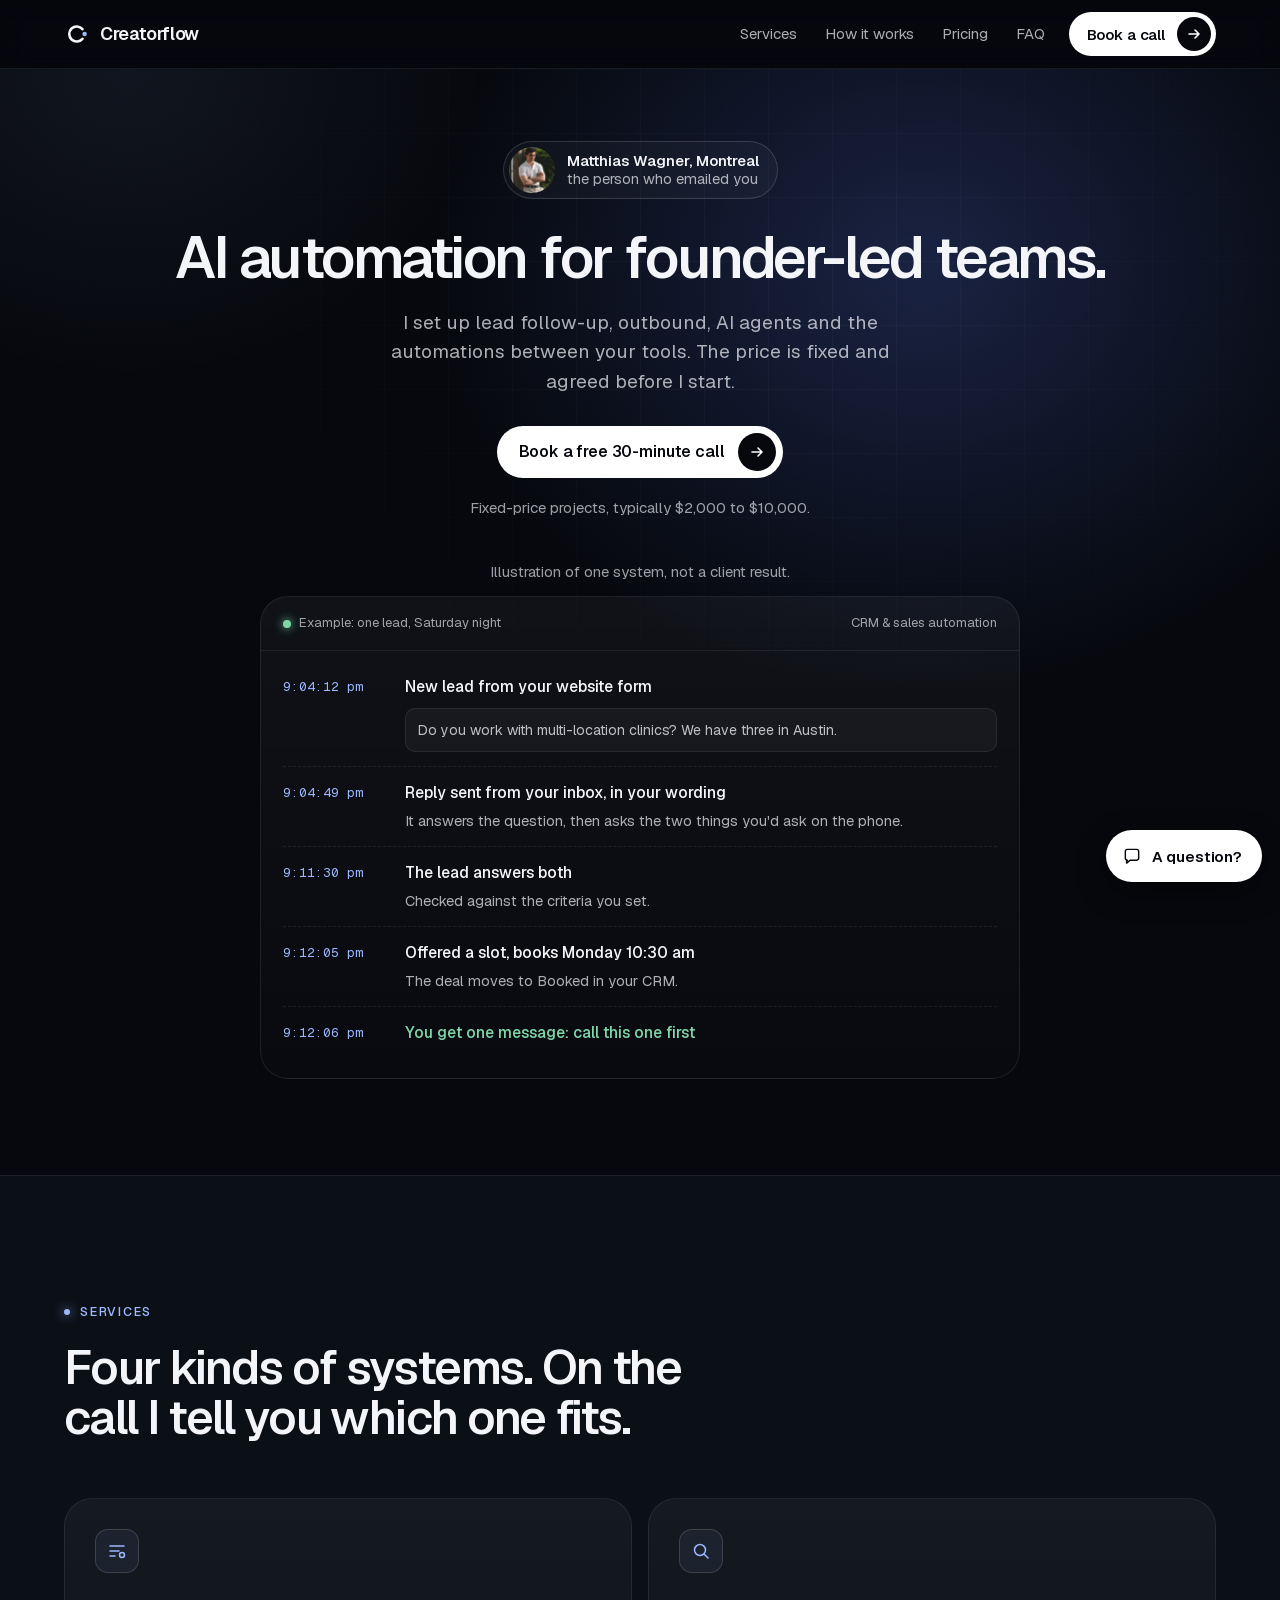
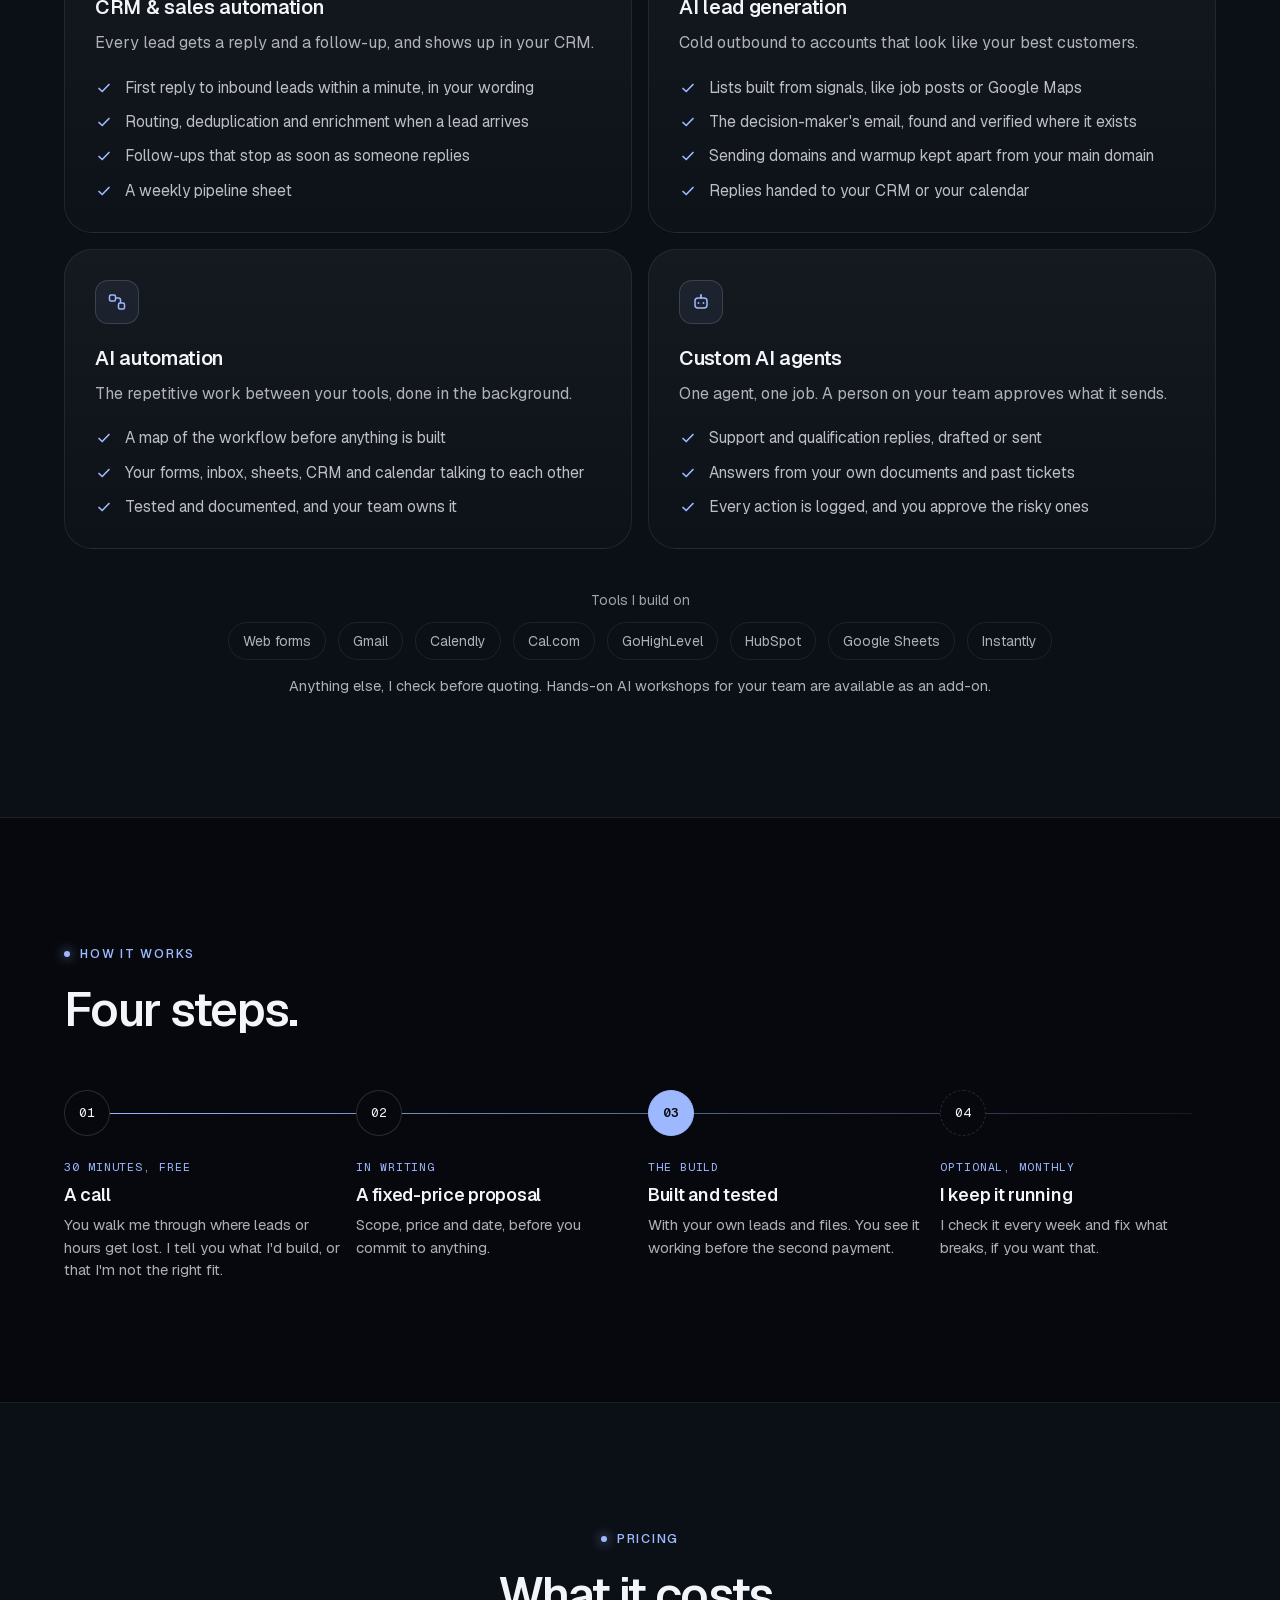
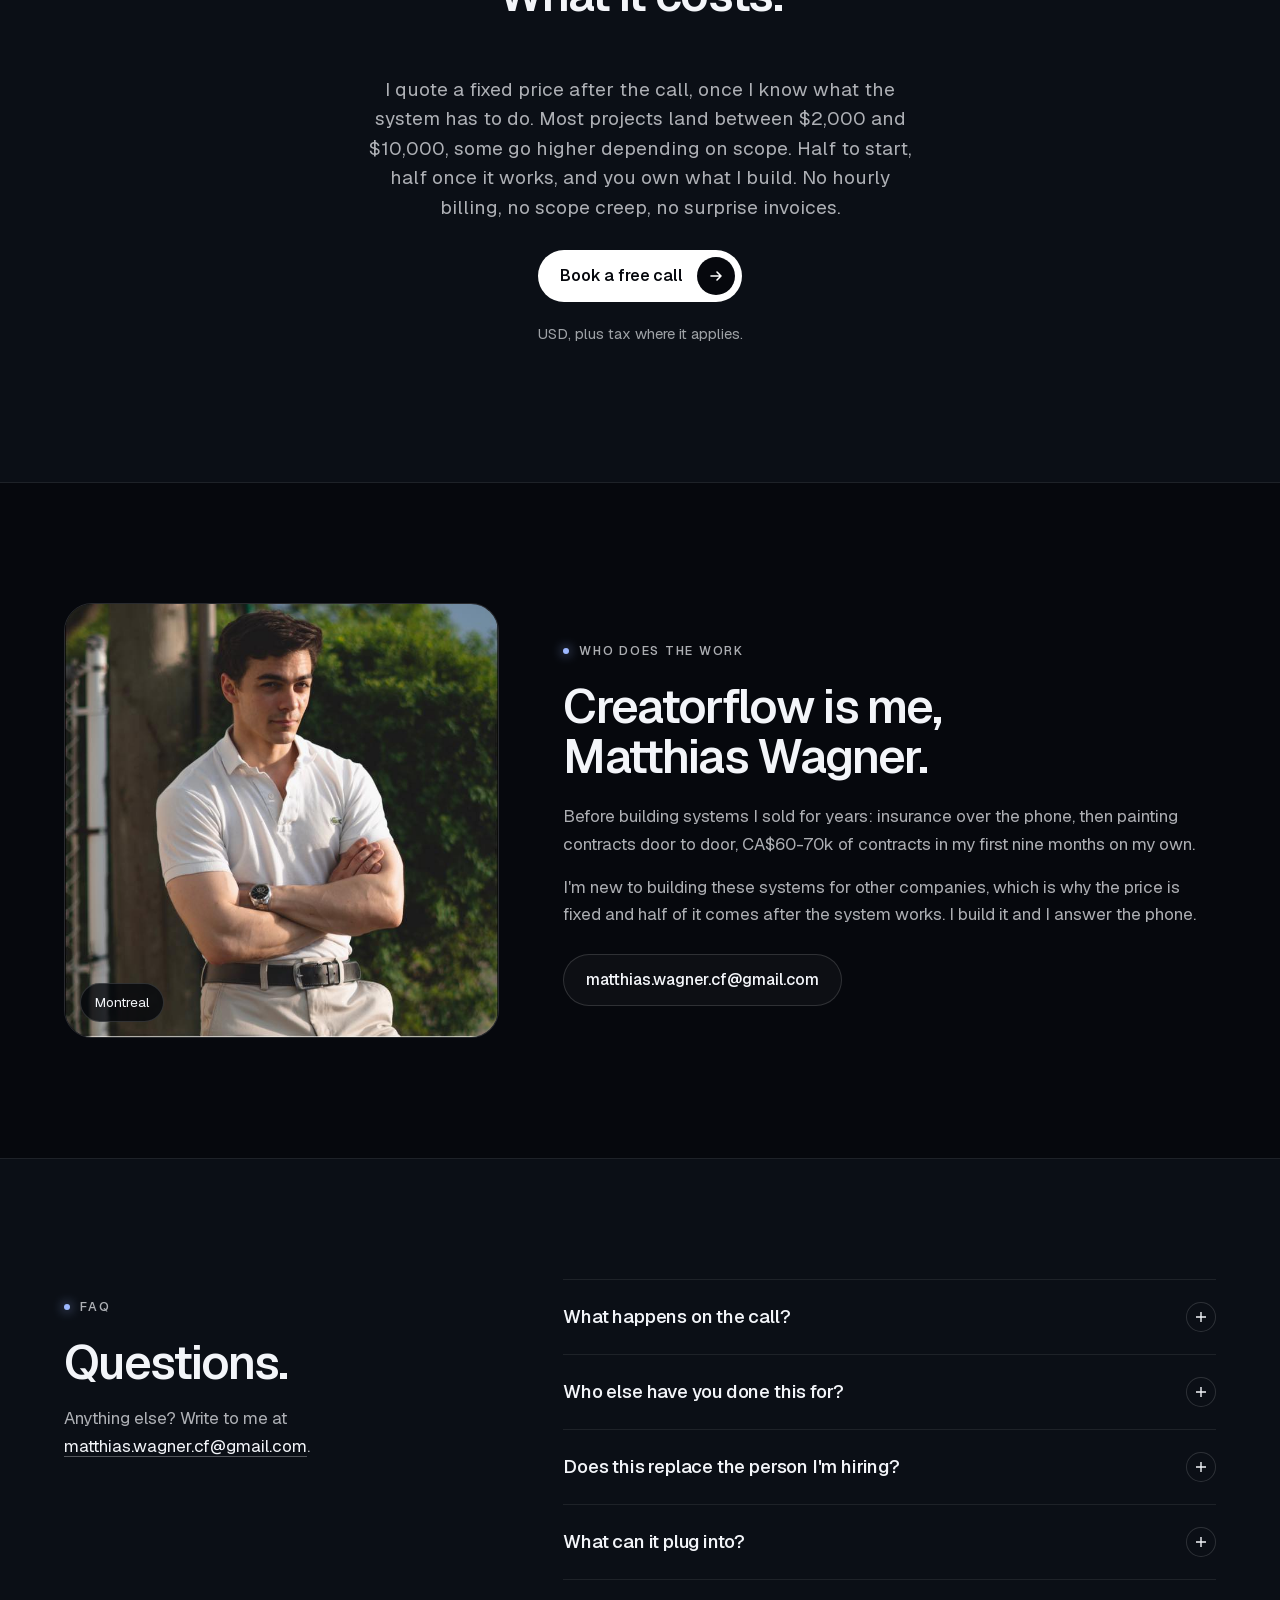
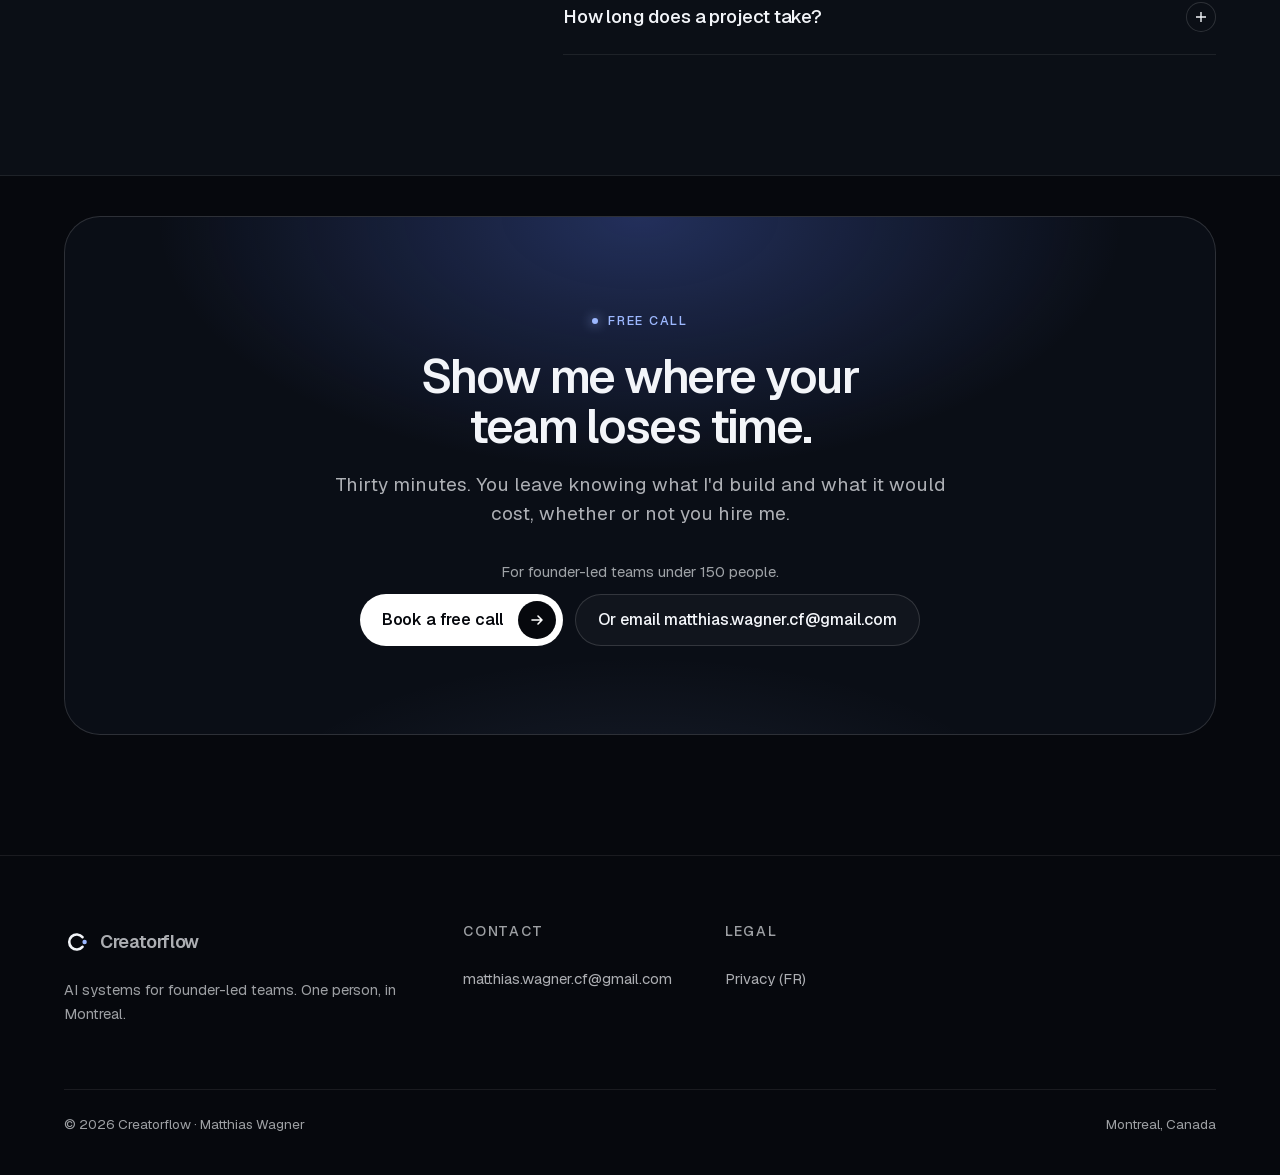
<file: inbound.html>
<!doctype html>
<html lang="en">
<head>
<meta charset="utf-8">
<meta name="viewport" content="width=device-width,initial-scale=1,viewport-fit=cover">
<title>AI automation for founder-led teams | Creatorflow</title>
<meta name="description" content="Lead follow-up, outbound, AI agents and workflow automation for founder-led teams under 150 people. Fixed-price projects, typically $2,000 to $10,000. Matthias Wagner, Montreal.">
<link rel="canonical" href="https://creatorflow.ca/inbound.html">
<meta name="theme-color" content="#06080d">
<meta property="og:type" content="website">
<meta property="og:title" content="AI automation for founder-led teams">
<meta property="og:description" content="CRM and sales automation, lead generation, workflow automation and AI agents. Fixed price, agreed before I start. Matthias Wagner, Montreal.">
<meta property="og:image" content="https://creatorflow.ca/assets/og-inbound-2026-09.png">
<meta property="og:locale" content="en_US">
<link rel="icon" href="favicon.svg" type="image/svg+xml">
<link rel="preload" href="assets/fonts/geist-latin.woff2" as="font" type="font/woff2" crossorigin>
<link rel="preconnect" href="https://assets.calendly.com">
<link rel="preconnect" href="https://calendly.com">
<link rel="stylesheet" href="styles.css?v=20260923">
<script src="config.js"></script>
</head>
<body class="en">

<header class="nav"><div class="wrap">
  <a class="logo" href="#accueil" aria-label="Creatorflow, back to top"><svg viewBox="0 0 26 26" aria-hidden="true"><path d="M18.5 8.2A7.5 7.5 0 1 0 18.5 17.8" fill="none" stroke="currentColor" stroke-width="2.6" stroke-linecap="round"/><circle cx="20.6" cy="13" r="2.2" fill="#9db8ff"/></svg>Creatorflow</a>
  <nav class="nav-links" aria-label="Sections">
    <a href="#services">Services</a>
    <a href="#how">How it works</a>
    <a href="#price">Pricing</a>
    <a href="#questions">FAQ</a>
  </nav>
  <a class="btn sm nav-cta" href="#rendez-vous"><span class="tw"><span class="t">Book a call</span></span><span class="arr"><svg viewBox="0 0 16 16" fill="none" aria-hidden="true"><path d="M3 8h10M9 4l4 4-4 4" stroke="currentColor" stroke-width="1.6" stroke-linecap="round" stroke-linejoin="round"/></svg></span></a>
</div></header>

<main>
<section id="accueil" class="hero center glow grid-bg"><div class="wrap">
  <div class="face"><img src="assets/matthias-2026-09.jpg" alt="Matthias Wagner" width="46" height="46"><span><b>Matthias Wagner, Montreal</b>the person who emailed you</span></div>
  <h1>AI automation for founder-led teams.</h1>
  <p class="sub">I set up lead follow-up, outbound, AI agents and the automations between your tools. The price is fixed and agreed before I start.</p>
  <div class="actions">
    <a class="btn" href="#rendez-vous"><span class="tw"><span class="t">Book a free 30-minute call</span></span><span class="arr"><svg viewBox="0 0 16 16" fill="none" aria-hidden="true"><path d="M3 8h10M9 4l4 4-4 4" stroke="currentColor" stroke-width="1.6" stroke-linecap="round" stroke-linejoin="round"/></svg></span></a>
  </div>
  <p class="note">Fixed-price projects, typically $2,000 to $10,000.</p>

  <p class="small" style="margin:40px 0 12px">Illustration of one system, not a client result.</p>
  <div class="card demo" id="example" style="margin-top:0">
    <div class="d-top"><span><span class="ui-dot"></span>Example: one lead, Saturday night</span><span>CRM &amp; sales automation</span></div>
    <ol>
      <li style="--i:0"><time>9:04:12 pm</time><div><p class="d-h">New lead from your website form</p><p class="quote">Do you work with multi-location clinics? We have three in Austin.</p></div></li>
      <li style="--i:1"><time>9:04:49 pm</time><div><p class="d-h">Reply sent from your inbox, in your wording</p><p class="d-s">It answers the question, then asks the two things you'd ask on the phone.</p></div></li>
      <li style="--i:2"><time>9:11:30 pm</time><div><p class="d-h">The lead answers both</p><p class="d-s">Checked against the criteria you set.</p></div></li>
      <li style="--i:3"><time>9:12:05 pm</time><div><p class="d-h">Offered a slot, books Monday 10:30 am</p><p class="d-s">The deal moves to Booked in your CRM.</p></div></li>
      <li style="--i:4" class="hot"><time>9:12:06 pm</time><div><p class="d-h">You get one message: call this one first</p></div></li>
    </ol>
  </div>
</div></section>

<section id="services" class="sec band"><div class="wrap">
  <div class="head reveal">
    <p class="eyebrow">Services</p>
    <h2>Four kinds of systems. On the call I tell you which one fits.</h2>
  </div>
  <div class="bento">
    <div class="card c3 reveal">
      <div class="ico"><svg viewBox="0 0 20 20" fill="none"><path d="M3 5h14M3 10h9M3 15h5" stroke="currentColor" stroke-width="1.5" stroke-linecap="round"/><circle cx="15" cy="14" r="2.5" stroke="currentColor" stroke-width="1.5"/></svg></div>
      <h3>CRM &amp; sales automation</h3>
      <p>Every lead gets a reply and a follow-up, and shows up in your CRM.</p>
      <ul class="checks" style="margin:20px 0 0">
        <li><svg viewBox="0 0 18 18" fill="none" aria-hidden="true"><path d="M4 9.5l3.2 3L14 5.5" stroke="currentColor" stroke-width="1.7" stroke-linecap="round" stroke-linejoin="round"/></svg>First reply to inbound leads within a minute, in your wording</li>
        <li><svg viewBox="0 0 18 18" fill="none" aria-hidden="true"><path d="M4 9.5l3.2 3L14 5.5" stroke="currentColor" stroke-width="1.7" stroke-linecap="round" stroke-linejoin="round"/></svg>Routing, deduplication and enrichment when a lead arrives</li>
        <li><svg viewBox="0 0 18 18" fill="none" aria-hidden="true"><path d="M4 9.5l3.2 3L14 5.5" stroke="currentColor" stroke-width="1.7" stroke-linecap="round" stroke-linejoin="round"/></svg>Follow-ups that stop as soon as someone replies</li>
        <li><svg viewBox="0 0 18 18" fill="none" aria-hidden="true"><path d="M4 9.5l3.2 3L14 5.5" stroke="currentColor" stroke-width="1.7" stroke-linecap="round" stroke-linejoin="round"/></svg>A weekly pipeline sheet</li>
      </ul>
    </div>
    <div class="card c3 reveal">
      <div class="ico"><svg viewBox="0 0 20 20" fill="none"><circle cx="9" cy="9" r="5.5" stroke="currentColor" stroke-width="1.5"/><path d="M13 13l4 4" stroke="currentColor" stroke-width="1.5" stroke-linecap="round"/></svg></div>
      <h3>AI lead generation</h3>
      <p>Cold outbound to accounts that look like your best customers.</p>
      <ul class="checks" style="margin:20px 0 0">
        <li><svg viewBox="0 0 18 18" fill="none" aria-hidden="true"><path d="M4 9.5l3.2 3L14 5.5" stroke="currentColor" stroke-width="1.7" stroke-linecap="round" stroke-linejoin="round"/></svg>Lists built from signals, like job posts or Google Maps</li>
        <li><svg viewBox="0 0 18 18" fill="none" aria-hidden="true"><path d="M4 9.5l3.2 3L14 5.5" stroke="currentColor" stroke-width="1.7" stroke-linecap="round" stroke-linejoin="round"/></svg>The decision-maker's email, found and verified where it exists</li>
        <li><svg viewBox="0 0 18 18" fill="none" aria-hidden="true"><path d="M4 9.5l3.2 3L14 5.5" stroke="currentColor" stroke-width="1.7" stroke-linecap="round" stroke-linejoin="round"/></svg>Sending domains and warmup kept apart from your main domain</li>
        <li><svg viewBox="0 0 18 18" fill="none" aria-hidden="true"><path d="M4 9.5l3.2 3L14 5.5" stroke="currentColor" stroke-width="1.7" stroke-linecap="round" stroke-linejoin="round"/></svg>Replies handed to your CRM or your calendar</li>
      </ul>
    </div>
    <div class="card c3 reveal">
      <div class="ico"><svg viewBox="0 0 20 20" fill="none"><rect x="2.5" y="3" width="6" height="6" rx="1.5" stroke="currentColor" stroke-width="1.5"/><rect x="11.5" y="11" width="6" height="6" rx="1.5" stroke="currentColor" stroke-width="1.5"/><path d="M8.5 6h3a2 2 0 0 1 2 2v3" stroke="currentColor" stroke-width="1.5"/></svg></div>
      <h3>AI automation</h3>
      <p>The repetitive work between your tools, done in the background.</p>
      <ul class="checks" style="margin:20px 0 0">
        <li><svg viewBox="0 0 18 18" fill="none" aria-hidden="true"><path d="M4 9.5l3.2 3L14 5.5" stroke="currentColor" stroke-width="1.7" stroke-linecap="round" stroke-linejoin="round"/></svg>A map of the workflow before anything is built</li>
        <li><svg viewBox="0 0 18 18" fill="none" aria-hidden="true"><path d="M4 9.5l3.2 3L14 5.5" stroke="currentColor" stroke-width="1.7" stroke-linecap="round" stroke-linejoin="round"/></svg>Your forms, inbox, sheets, CRM and calendar talking to each other</li>
        <li><svg viewBox="0 0 18 18" fill="none" aria-hidden="true"><path d="M4 9.5l3.2 3L14 5.5" stroke="currentColor" stroke-width="1.7" stroke-linecap="round" stroke-linejoin="round"/></svg>Tested and documented, and your team owns it</li>
      </ul>
    </div>
    <div class="card c3 reveal">
      <div class="ico"><svg viewBox="0 0 20 20" fill="none"><rect x="4" y="6" width="12" height="10" rx="3" stroke="currentColor" stroke-width="1.5"/><path d="M10 3v3M7.5 11h.01M12.5 11h.01" stroke="currentColor" stroke-width="1.8" stroke-linecap="round"/></svg></div>
      <h3>Custom AI agents</h3>
      <p>One agent, one job. A person on your team approves what it sends.</p>
      <ul class="checks" style="margin:20px 0 0">
        <li><svg viewBox="0 0 18 18" fill="none" aria-hidden="true"><path d="M4 9.5l3.2 3L14 5.5" stroke="currentColor" stroke-width="1.7" stroke-linecap="round" stroke-linejoin="round"/></svg>Support and qualification replies, drafted or sent</li>
        <li><svg viewBox="0 0 18 18" fill="none" aria-hidden="true"><path d="M4 9.5l3.2 3L14 5.5" stroke="currentColor" stroke-width="1.7" stroke-linecap="round" stroke-linejoin="round"/></svg>Answers from your own documents and past tickets</li>
        <li><svg viewBox="0 0 18 18" fill="none" aria-hidden="true"><path d="M4 9.5l3.2 3L14 5.5" stroke="currentColor" stroke-width="1.7" stroke-linecap="round" stroke-linejoin="round"/></svg>Every action is logged, and you approve the risky ones</li>
      </ul>
    </div>
  </div>
  <div class="plugs reveal"><span class="plugs-k">Tools I build on</span><span>Web forms</span><span>Gmail</span><span>Calendly</span><span>Cal.com</span><span>GoHighLevel</span><span>HubSpot</span><span>Google Sheets</span><span>Instantly</span><span class="plugs-n">Anything else, I check before quoting. Hands-on AI workshops for your team are available as an add-on.</span></div>
</div></section>

<section id="how" class="sec"><div class="wrap">
  <div class="head reveal">
    <p class="eyebrow">How it works</p>
    <h2>Four steps.</h2>
  </div>
  <ol class="steps four">
    <li class="reveal"><span class="node">01</span><div><p class="tag">30 minutes, free</p><h3>A call</h3><p>You walk me through where leads or hours get lost. I tell you what I'd build, or that I'm not the right fit.</p></div></li>
    <li class="reveal"><span class="node">02</span><div><p class="tag">In writing</p><h3>A fixed-price proposal</h3><p>Scope, price and date, before you commit to anything.</p></div></li>
    <li class="reveal you"><span class="node">03</span><div><p class="tag">The build</p><h3>Built and tested</h3><p>With your own leads and files. You see it working before the second payment.</p></div></li>
    <li class="reveal opt"><span class="node">04</span><div><p class="tag">Optional, monthly</p><h3>I keep it running</h3><p>I check it every week and fix what breaks, if you want that.</p></div></li>
  </ol>
</div></section>

<section id="price" class="sec band"><div class="wrap">
  <div class="head center reveal">
    <p class="eyebrow">Pricing</p>
    <h2>What it costs.</h2>
  </div>
  <div class="single-plan">
    <p class="lead" style="max-width:560px;margin:0 auto 28px;text-align:center">I quote a fixed price after the call, once I know what the system has to do. Most projects land between $2,000 and $10,000, some go higher depending on scope. Half to start, half once it works, and you own what I build. No hourly billing, no scope creep, no surprise invoices.</p>
    <div class="actions" style="justify-content:center">
      <a class="btn" href="#rendez-vous"><span class="tw"><span class="t">Book a free call</span></span><span class="arr"><svg viewBox="0 0 16 16" fill="none" aria-hidden="true"><path d="M3 8h10M9 4l4 4-4 4" stroke="currentColor" stroke-width="1.6" stroke-linecap="round" stroke-linejoin="round"/></svg></span></a>
    </div>
    <p class="small" style="margin-top:20px;text-align:center">USD, plus tax where it applies.</p>
  </div>
</div></section>

<section id="who" class="sec"><div class="wrap founder">
  <figure class="photo reveal" style="margin:0"><img src="assets/matthias-2026-09.jpg" alt="Matthias Wagner" width="750" height="750" loading="lazy"><figcaption>Montreal</figcaption></figure>
  <div class="reveal">
    <p class="eyebrow">Who does the work</p>
    <h2>Creatorflow is me, Matthias Wagner.</h2>
    <p>Before building systems I sold for years: insurance over the phone, then painting contracts door to door, CA$60-70k of contracts in my first nine months on my own.</p>
    <p>I'm new to building these systems for other companies, which is why the price is fixed and half of it comes after the system works. I build it and I answer the phone.</p>
    <div class="contact"><a class="ghost" href="mailto:matthias.wagner.cf@gmail.com">matthias.wagner.cf@gmail.com</a></div>
  </div>
</div></section>

<section id="questions" class="sec band"><div class="wrap faq">
  <div class="side">
    <p class="eyebrow">FAQ</p>
    <h2>Questions.</h2>
    <p>Anything else? Write to me at <a class="lnk" href="mailto:matthias.wagner.cf@gmail.com">matthias.wagner.cf@gmail.com</a>.</p>
  </div>
  <div>
    <details><summary>What happens on the call?</summary><p>Thirty minutes. You show me where leads come in, or where your team repeats the same work every week. I tell you what I would build and roughly what it would cost. If I'm not the right fit, I say so.</p></details>
    <details><summary>Who else have you done this for?</summary><p>No outside clients on these systems yet. I use the same tools on my own business: the pipeline that found your company and wrote to you is one of them, and I'll show it on the call.</p></details>
    <details><summary>Does this replace the person I'm hiring?</summary><p>No. It handles the copy-paste part of the job, so the person you hire starts on real conversations.</p></details>
    <details><summary>What can it plug into?</summary><p>Web forms, Gmail, Calendly, Cal.com, GoHighLevel, HubSpot, Google Sheets and Instantly are what I build on today. For anything else, I check before quoting.</p></details>
    <details><summary>How long does a project take?</summary><p>You get a date in the proposal. The clock starts once I have access to your tools.</p></details>
  </div>
</div></section>

<section id="rendez-vous" class="closing"><div class="wrap"><div class="panel">
  <p class="eyebrow">Free call</p>
  <h2>Show me where your team loses time.</h2>
  <p class="lead">Thirty minutes. You leave knowing what I'd build and what it would cost, whether or not you hire me.</p>
  <p class="gate">For founder-led teams under 150 people.</p>
  <div class="cal-box" data-embed="calendly" data-campaign="inbound-embed" data-calendly-base="https://calendly.com/matthias-wagner-cf/creatorflow-strategy-call?utm_source=site" hidden></div>
  <div class="actions">
    <div id="sans-calendrier"><a class="btn" data-calendly="inbound" data-calendly-base="https://calendly.com/matthias-wagner-cf/creatorflow-strategy-call?utm_source=site" href="https://calendly.com/matthias-wagner-cf/creatorflow-strategy-call?utm_source=site&amp;utm_campaign=inbound" target="_blank" rel="noopener"><span class="tw"><span class="t">Book a free call</span></span><span class="arr"><svg viewBox="0 0 16 16" fill="none" aria-hidden="true"><path d="M3 8h10M9 4l4 4-4 4" stroke="currentColor" stroke-width="1.6" stroke-linecap="round" stroke-linejoin="round"/></svg></span></a></div>
    <a class="ghost" href="mailto:matthias.wagner.cf@gmail.com">Or email matthias.wagner.cf@gmail.com</a>
  </div>
</div></div></section>
</main>

<footer><div class="wrap">
  <div class="foot-grid">
    <div class="about"><a class="logo" href="#accueil"><svg viewBox="0 0 26 26" aria-hidden="true"><path d="M18.5 8.2A7.5 7.5 0 1 0 18.5 17.8" fill="none" stroke="currentColor" stroke-width="2.6" stroke-linecap="round"/><circle cx="20.6" cy="13" r="2.2" fill="#9db8ff"/></svg>Creatorflow</a><p>AI systems for founder-led teams. One person, in Montreal.</p></div>
    <div><h4>Contact</h4><ul><li><a href="mailto:matthias.wagner.cf@gmail.com">matthias.wagner.cf@gmail.com</a></li></ul></div>
    <div><h4>Legal</h4><ul><li><a href="mentions-legales.html" lang="fr">Privacy (FR)</a></li></ul></div>
  </div>
  <div class="foot-bottom"><span>© <span data-annee>2026</span> Creatorflow · Matthias Wagner</span><span>Montreal, Canada</span></div>
</div></footer>

<div class="sticky-cta hide" data-cacher="#accueil,#rendez-vous"><a class="btn" href="#rendez-vous"><span class="tw"><span class="t">Book a call</span></span><span class="arr"><svg viewBox="0 0 16 16" fill="none" aria-hidden="true"><path d="M3 8h10M9 4l4 4-4 4" stroke="currentColor" stroke-width="1.6" stroke-linecap="round" stroke-linejoin="round"/></svg></span></a></div>

<script src="site.js?v=20260923"></script>
<script src="flo.js?v=20260924" data-flo="inbound"></script>
</body>
</html>
</file>
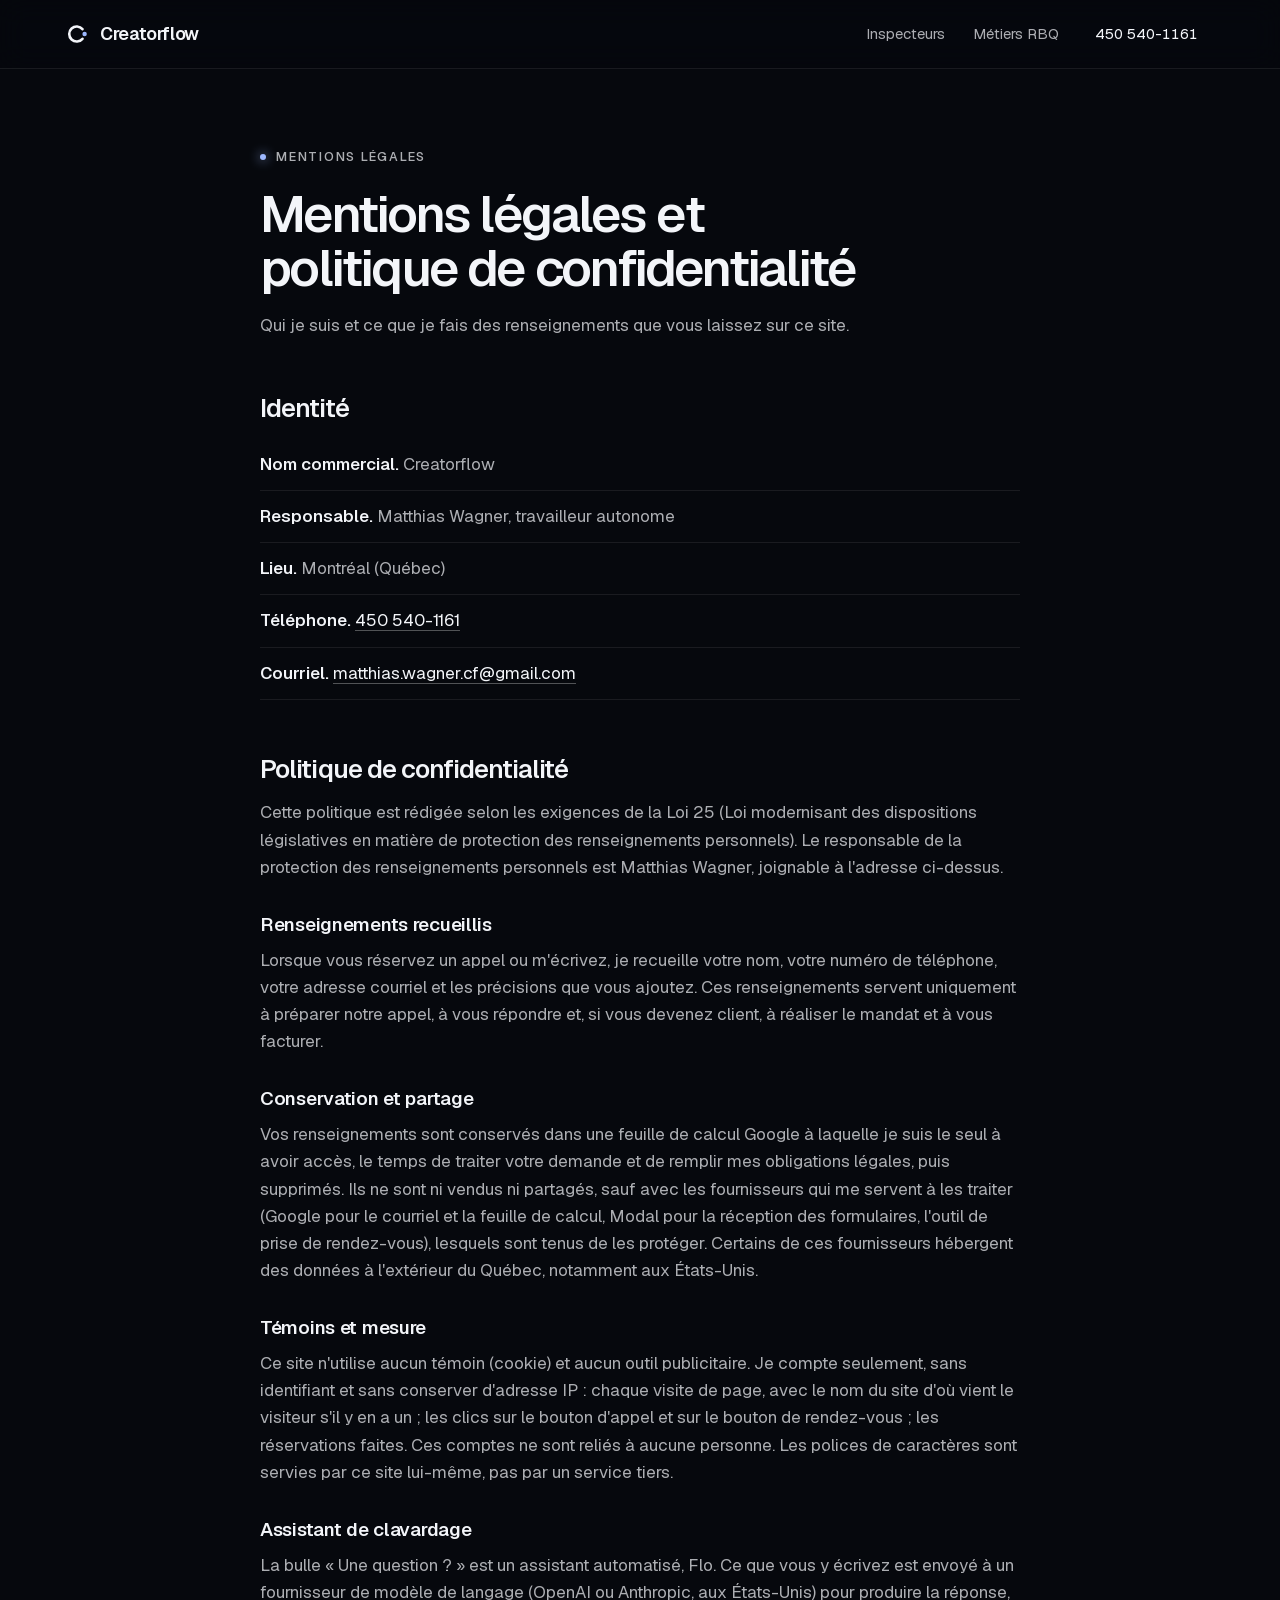
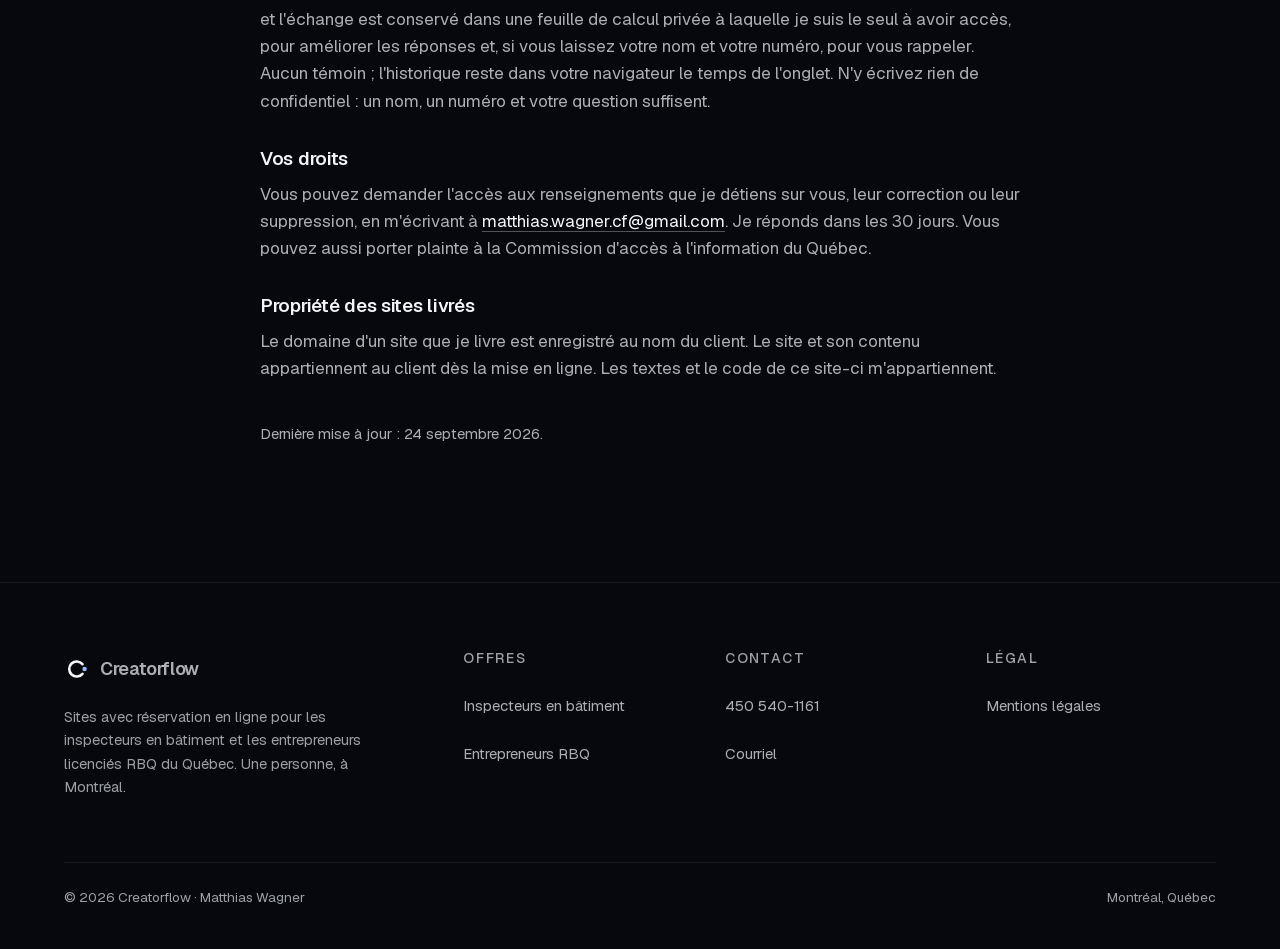
<file: mentions-legales.html>
<!doctype html>
<html lang="fr-CA">
<head>
<meta charset="utf-8">
<meta name="viewport" content="width=device-width,initial-scale=1,viewport-fit=cover">
<title>Mentions légales | Creatorflow, Matthias Wagner</title>
<meta name="description" content="Qui je suis et ce que je fais des renseignements laissés sur ce site. Loi 25.">
<link rel="canonical" href="https://creatorflow.ca/mentions-legales.html">
<meta name="robots" content="noindex,follow">
<meta name="theme-color" content="#06080d">
<link rel="icon" href="favicon.svg" type="image/svg+xml">
<link rel="preload" href="assets/fonts/geist-latin.woff2" as="font" type="font/woff2" crossorigin>
<link rel="stylesheet" href="styles.css?v=20260923">
<script src="config.js"></script>
</head>
<body>

<header class="nav"><div class="wrap">
  <a class="logo" href="index.html" aria-label="Creatorflow, accueil"><svg viewBox="0 0 26 26" aria-hidden="true"><path d="M18.5 8.2A7.5 7.5 0 1 0 18.5 17.8" fill="none" stroke="currentColor" stroke-width="2.6" stroke-linecap="round"/><circle cx="20.6" cy="13" r="2.2" fill="#9db8ff"/></svg>Creatorflow</a>
  <nav class="nav-links" id="menu" aria-label="Pages">
    <a href="index.html">Inspecteurs</a>
    <a href="metiers-rbq.html">Métiers RBQ</a>
  </nav>
  <a class="tel" href="tel:+14505401161"><span class="nb">450 540-1161</span></a>
  <a class="icon-btn" href="tel:+14505401161" aria-label="Appeler Matthias au 450 540-1161"><svg viewBox="0 0 20 20" fill="none" aria-hidden="true"><path d="M6.6 2.8l1.6 3.6-1.7 1.3a10 10 0 0 0 5.8 5.8l1.3-1.7 3.6 1.6-.6 3a1.5 1.5 0 0 1-1.6 1.2A15.5 15.5 0 0 1 2 4.9a1.5 1.5 0 0 1 1.2-1.6z" stroke="currentColor" stroke-width="1.5" stroke-linejoin="round"/></svg></a>
  <button class="icon-btn menu-btn" type="button" aria-expanded="false" aria-controls="menu" aria-label="Menu"><svg viewBox="0 0 20 20" fill="none" aria-hidden="true"><path d="M3 7h14M3 13h14" stroke="currentColor" stroke-width="1.6" stroke-linecap="round"/></svg></button>
</div></header>

<main>
<section class="sec" style="padding-top:72px"><div class="wrap"><div class="doc">
  <p class="eyebrow">Mentions légales</p>
  <h1>Mentions légales et politique de confidentialité</h1>
  <p class="muted">Qui je suis et ce que je fais des renseignements que vous laissez sur ce site.</p>

  <h2>Identité</h2>
  <ul class="plain">
    <li><b>Nom commercial.</b> Creatorflow</li>
    <li><b>Responsable.</b> Matthias Wagner, travailleur autonome</li>
    <li><b>Lieu.</b> Montréal (Québec)</li>
    <li><b>Téléphone.</b> <a class="lnk" href="tel:+14505401161">450 540-1161</a></li>
    <li><b>Courriel.</b> <a class="lnk" href="mailto:matthias.wagner.cf@gmail.com">matthias.wagner.cf@gmail.com</a></li>
  </ul>

  <h2>Politique de confidentialité</h2>
  <p class="muted">Cette politique est rédigée selon les exigences de la Loi 25 (Loi modernisant des dispositions législatives en matière de protection des renseignements personnels). Le responsable de la protection des renseignements personnels est Matthias Wagner, joignable à l'adresse ci-dessus.</p>

  <h3>Renseignements recueillis</h3>
  <p class="muted">Lorsque vous réservez un appel ou m'écrivez, je recueille votre nom, votre numéro de téléphone, votre adresse courriel et les précisions que vous ajoutez. Ces renseignements servent uniquement à préparer notre appel, à vous répondre et, si vous devenez client, à réaliser le mandat et à vous facturer.</p>

  <h3>Conservation et partage</h3>
  <p class="muted">Vos renseignements sont conservés dans une feuille de calcul Google à laquelle je suis le seul à avoir accès, le temps de traiter votre demande et de remplir mes obligations légales, puis supprimés. Ils ne sont ni vendus ni partagés, sauf avec les fournisseurs qui me servent à les traiter (Google pour le courriel et la feuille de calcul, Modal pour la réception des formulaires, l'outil de prise de rendez-vous), lesquels sont tenus de les protéger. Certains de ces fournisseurs hébergent des données à l'extérieur du Québec, notamment aux États-Unis.</p>

  <h3>Témoins et mesure</h3>
  <p class="muted">Ce site n'utilise aucun témoin (cookie) et aucun outil publicitaire. Je compte seulement, sans identifiant et sans conserver d'adresse IP : chaque visite de page, avec le nom du site d'où vient le visiteur s'il y en a un ; les clics sur le bouton d'appel et sur le bouton de rendez-vous ; les réservations faites. Ces comptes ne sont reliés à aucune personne. Les polices de caractères sont servies par ce site lui-même, pas par un service tiers.</p>

  <h3>Assistant de clavardage</h3>
  <p class="muted">La bulle « Une question ? » est un assistant automatisé, Flo. Ce que vous y écrivez est envoyé à un fournisseur de modèle de langage (OpenAI ou Anthropic, aux États-Unis) pour produire la réponse, et l'échange est conservé dans une feuille de calcul privée à laquelle je suis le seul à avoir accès, pour améliorer les réponses et, si vous laissez votre nom et votre numéro, pour vous rappeler. Aucun témoin ; l'historique reste dans votre navigateur le temps de l'onglet. N'y écrivez rien de confidentiel : un nom, un numéro et votre question suffisent.</p>

  <h3>Vos droits</h3>
  <p class="muted">Vous pouvez demander l'accès aux renseignements que je détiens sur vous, leur correction ou leur suppression, en m'écrivant à <a class="lnk" href="mailto:matthias.wagner.cf@gmail.com">matthias.wagner.cf@gmail.com</a>. Je réponds dans les 30 jours. Vous pouvez aussi porter plainte à la Commission d'accès à l'information du Québec.</p>

  <h3>Propriété des sites livrés</h3>
  <p class="muted">Le domaine d'un site que je livre est enregistré au nom du client. Le site et son contenu appartiennent au client dès la mise en ligne. Les textes et le code de ce site-ci m'appartiennent.</p>

  <p class="small" style="margin-top:40px">Dernière mise à jour : 24 septembre 2026.</p>
</div></div></section>
</main>

<footer><div class="wrap">
  <div class="foot-grid">
    <div class="about"><a class="logo" href="index.html"><svg viewBox="0 0 26 26" aria-hidden="true"><path d="M18.5 8.2A7.5 7.5 0 1 0 18.5 17.8" fill="none" stroke="currentColor" stroke-width="2.6" stroke-linecap="round"/><circle cx="20.6" cy="13" r="2.2" fill="#9db8ff"/></svg>Creatorflow</a><p>Sites avec réservation en ligne pour les inspecteurs en bâtiment et les entrepreneurs licenciés RBQ du Québec. Une personne, à Montréal.</p></div>
    <div><h4>Offres</h4><ul><li><a href="index.html">Inspecteurs en bâtiment</a></li><li><a href="metiers-rbq.html">Entrepreneurs RBQ</a></li></ul></div>
    <div><h4>Contact</h4><ul><li><a href="tel:+14505401161"><span class="nb">450 540-1161</span></a></li><li><a href="mailto:matthias.wagner.cf@gmail.com">Courriel</a></li></ul></div>
    <div><h4>Légal</h4><ul><li><a href="mentions-legales.html">Mentions légales</a></li></ul></div>
  </div>
  <div class="foot-bottom"><span>© <span data-annee>2026</span> Creatorflow · Matthias Wagner</span><span>Montréal, Québec</span></div>
</div></footer>

<script src="site.js?v=20260923"></script>
</body>
</html>
</file>
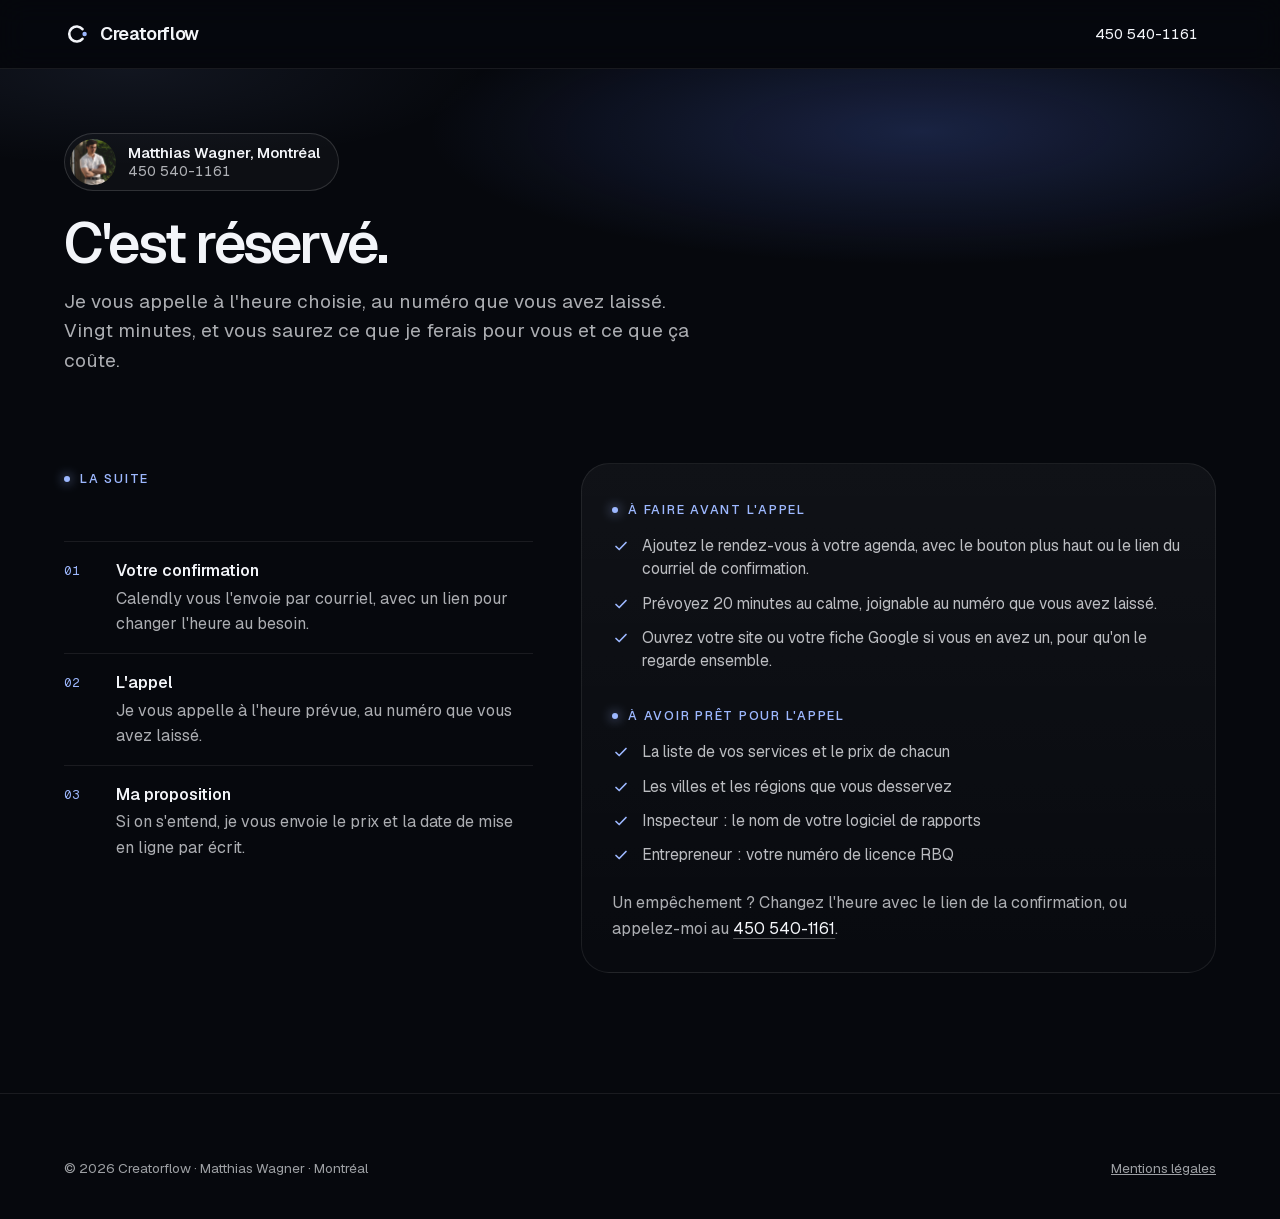
<file: merci.html>
<!doctype html>
<html lang="fr-CA">
<head>
<meta charset="utf-8">
<meta name="viewport" content="width=device-width,initial-scale=1,viewport-fit=cover">
<title>C'est réservé | Creatorflow</title>
<meta name="description" content="Votre appel de 20 minutes est réservé. Ce qu'il faut faire avant et avoir prêt pour l'appel.">
<meta name="robots" content="noindex">
<meta name="theme-color" content="#06080d">
<link rel="icon" href="favicon.svg" type="image/svg+xml">
<link rel="preload" href="assets/fonts/geist-latin.woff2" as="font" type="font/woff2" crossorigin>
<link rel="stylesheet" href="styles.css?v=20260923">
<script src="config.js"></script>
</head>
<body class="merci-page">

<header class="nav"><div class="wrap">
  <a class="logo" href="index.html" aria-label="Creatorflow, accueil"><svg viewBox="0 0 26 26" aria-hidden="true"><path d="M18.5 8.2A7.5 7.5 0 1 0 18.5 17.8" fill="none" stroke="currentColor" stroke-width="2.6" stroke-linecap="round"/><circle cx="20.6" cy="13" r="2.2" fill="#9db8ff"/></svg>Creatorflow</a>
  <a class="tel" href="tel:+14505401161"><span class="nb">450 540-1161</span></a>
  <a class="icon-btn" href="tel:+14505401161" aria-label="Appeler Matthias au 450 540-1161"><svg viewBox="0 0 20 20" fill="none" aria-hidden="true"><path d="M6.6 2.8l1.6 3.6-1.7 1.3a10 10 0 0 0 5.8 5.8l1.3-1.7 3.6 1.6-.6 3a1.5 1.5 0 0 1-1.6 1.2A15.5 15.5 0 0 1 2 4.9a1.5 1.5 0 0 1 1.2-1.6z" stroke="currentColor" stroke-width="1.5" stroke-linejoin="round"/></svg></a>
</div></header>

<main>
<section id="accueil" class="merci-hero glow"><div class="wrap">
  <div class="face"><img src="assets/matthias-2026-09.jpg" alt="Matthias Wagner" width="46" height="46"><span><b>Matthias Wagner, Montréal</b><a href="tel:+14505401161"><span class="nb">450 540-1161</span></a></span></div>
  <h1 style="margin:22px 0 14px;font-size:clamp(34px,4.6vw,56px)">C'est réservé.</h1>
  <p class="lead">Je vous appelle à l'heure choisie, au numéro que vous avez laissé. Vingt minutes, et vous saurez ce que je ferais pour vous et ce que ça coûte.</p>
  <div class="agenda" hidden>
    <p class="when">Votre appel : <b class="agenda-quand"></b></p>
    <div class="actions" style="margin-top:18px">
      <a class="btn add-google" href="#" target="_blank" rel="noopener"><span class="tw"><span class="t">Ajouter à Google Agenda</span></span><span class="arr"><svg viewBox="0 0 16 16" fill="none" aria-hidden="true"><path d="M3 8h10M9 4l4 4-4 4" stroke="currentColor" stroke-width="1.6" stroke-linecap="round" stroke-linejoin="round"/></svg></span></a>
      <a class="ghost add-ics" href="#" download="appel-creatorflow.ics">Apple ou Outlook</a>
    </div>
  </div>
</div></section>

<section class="sec" style="padding-top:48px"><div class="wrap merci-grid">
  <div>
    <p class="eyebrow">La suite</p>
    <ol class="next">
      <li><span><b>Votre confirmation</b>Calendly vous l'envoie par courriel, avec un lien pour changer l'heure au besoin.</span></li>
      <li><span><b>L'appel</b>Je vous appelle à l'heure prévue, au numéro que vous avez laissé.</span></li>
      <li><span><b>Ma proposition</b>Si on s'entend, je vous envoie le prix et la date de mise en ligne par écrit.</span></li>
    </ol>
  </div>
  <div class="card" style="padding:30px">
    <p class="eyebrow">À faire avant l'appel</p>
    <ul class="checks" style="margin:0 0 28px">
      <li><svg viewBox="0 0 18 18" fill="none" aria-hidden="true"><path d="M4 9.5l3.2 3L14 5.5" stroke="currentColor" stroke-width="1.7" stroke-linecap="round" stroke-linejoin="round"/></svg><span>Ajoutez le rendez-vous à votre agenda, avec le bouton plus haut ou le lien du courriel de confirmation.</span></li>
      <li><svg viewBox="0 0 18 18" fill="none" aria-hidden="true"><path d="M4 9.5l3.2 3L14 5.5" stroke="currentColor" stroke-width="1.7" stroke-linecap="round" stroke-linejoin="round"/></svg><span>Prévoyez 20 minutes au calme, joignable au numéro que vous avez laissé.</span></li>
      <li><svg viewBox="0 0 18 18" fill="none" aria-hidden="true"><path d="M4 9.5l3.2 3L14 5.5" stroke="currentColor" stroke-width="1.7" stroke-linecap="round" stroke-linejoin="round"/></svg><span>Ouvrez votre site ou votre fiche Google si vous en avez un, pour qu'on le regarde ensemble.</span></li>
    </ul>
    <p class="eyebrow">À avoir prêt pour l'appel</p>
    <ul class="checks" style="margin:0">
      <li><svg viewBox="0 0 18 18" fill="none" aria-hidden="true"><path d="M4 9.5l3.2 3L14 5.5" stroke="currentColor" stroke-width="1.7" stroke-linecap="round" stroke-linejoin="round"/></svg><span>La liste de vos services et le prix de chacun</span></li>
      <li><svg viewBox="0 0 18 18" fill="none" aria-hidden="true"><path d="M4 9.5l3.2 3L14 5.5" stroke="currentColor" stroke-width="1.7" stroke-linecap="round" stroke-linejoin="round"/></svg><span>Les villes et les régions que vous desservez</span></li>
      <li><svg viewBox="0 0 18 18" fill="none" aria-hidden="true"><path d="M4 9.5l3.2 3L14 5.5" stroke="currentColor" stroke-width="1.7" stroke-linecap="round" stroke-linejoin="round"/></svg><span>Inspecteur : le nom de votre logiciel de rapports</span></li>
      <li><svg viewBox="0 0 18 18" fill="none" aria-hidden="true"><path d="M4 9.5l3.2 3L14 5.5" stroke="currentColor" stroke-width="1.7" stroke-linecap="round" stroke-linejoin="round"/></svg><span>Entrepreneur : votre numéro de licence RBQ</span></li>
    </ul>
    <p class="small" style="margin:24px 0 0">Un empêchement ? Changez l'heure avec le lien de la confirmation, ou appelez-moi au <a class="lnk" href="tel:+14505401161"><span class="nb">450 540-1161</span></a>.</p>
  </div>
</div></section>
</main>

<footer><div class="wrap">
  <div class="foot-bottom" style="margin-top:0;border-top:0;padding-top:0"><span>© <span data-annee>2026</span> Creatorflow · Matthias Wagner · Montréal</span><span><a href="mentions-legales.html" style="color:inherit">Mentions légales</a></span></div>
</div></footer>

<script src="site.js?v=20260923"></script>
</body>
</html>
</file>
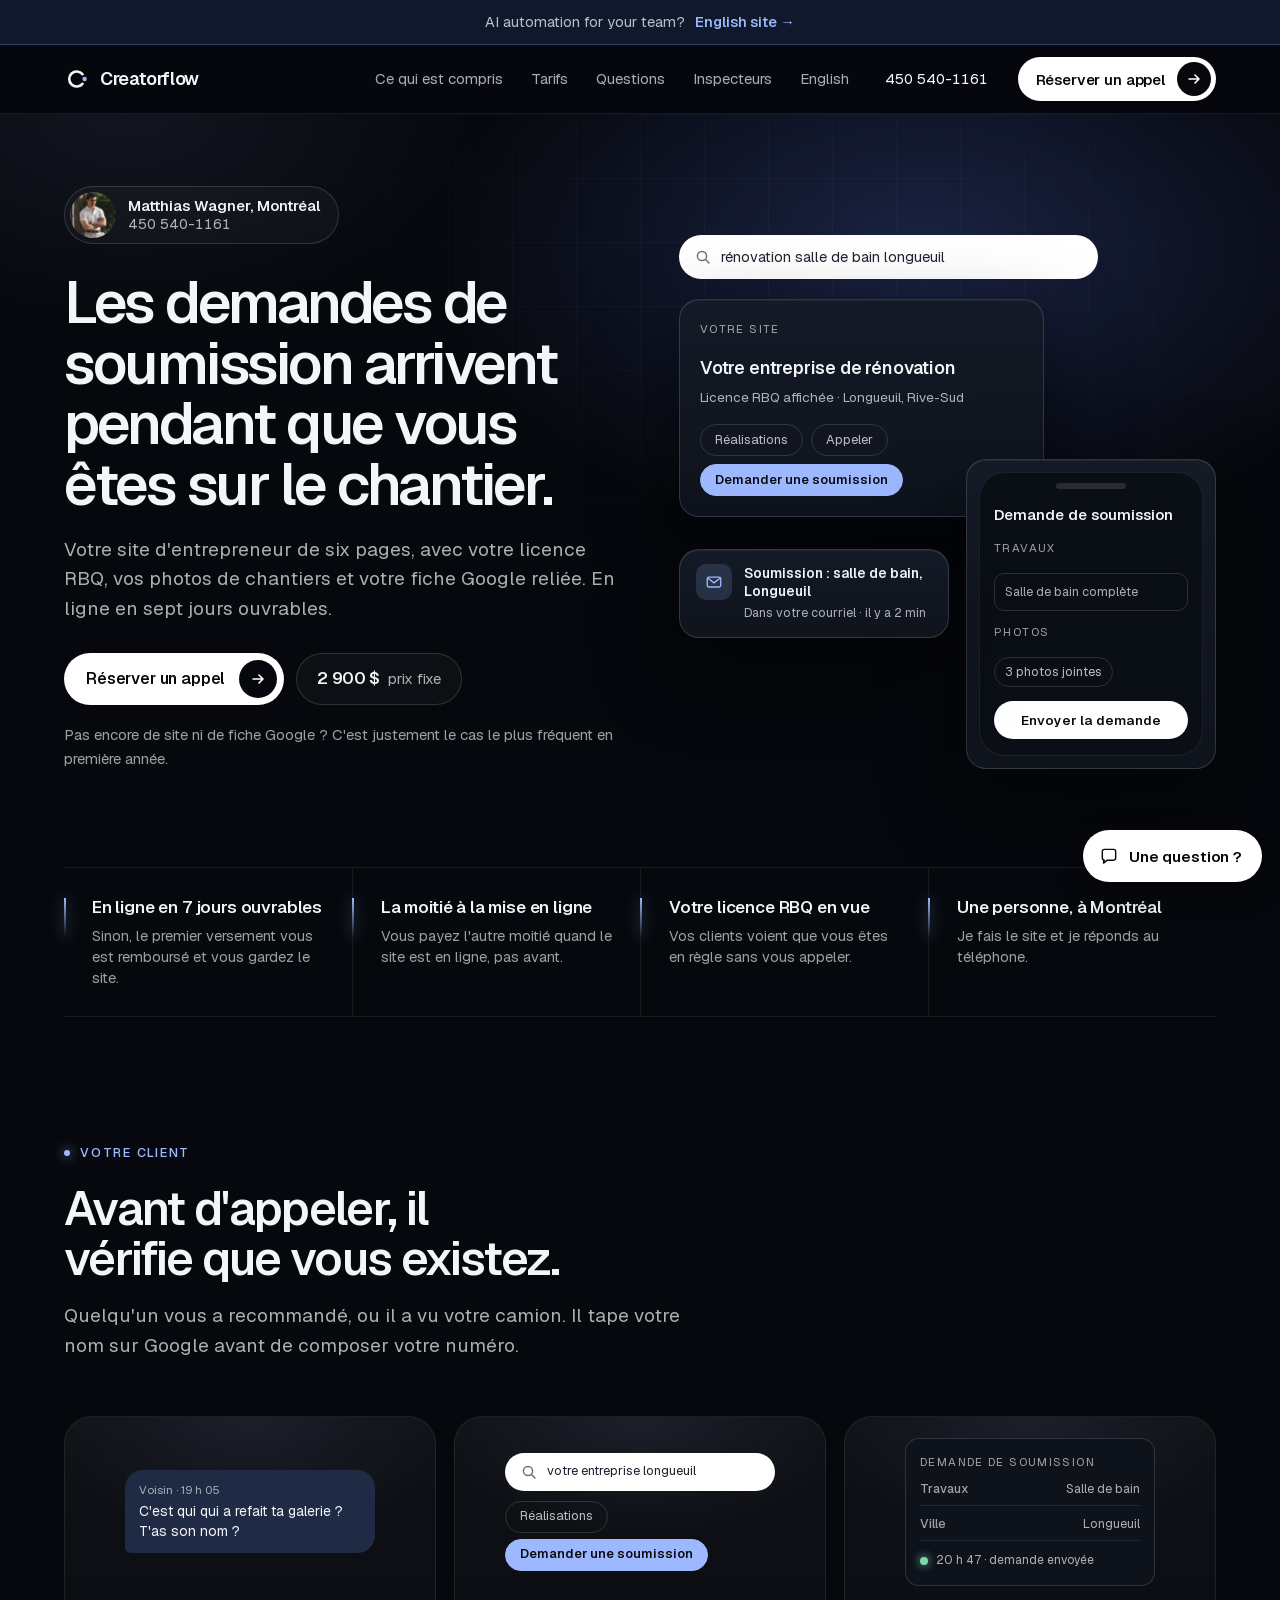
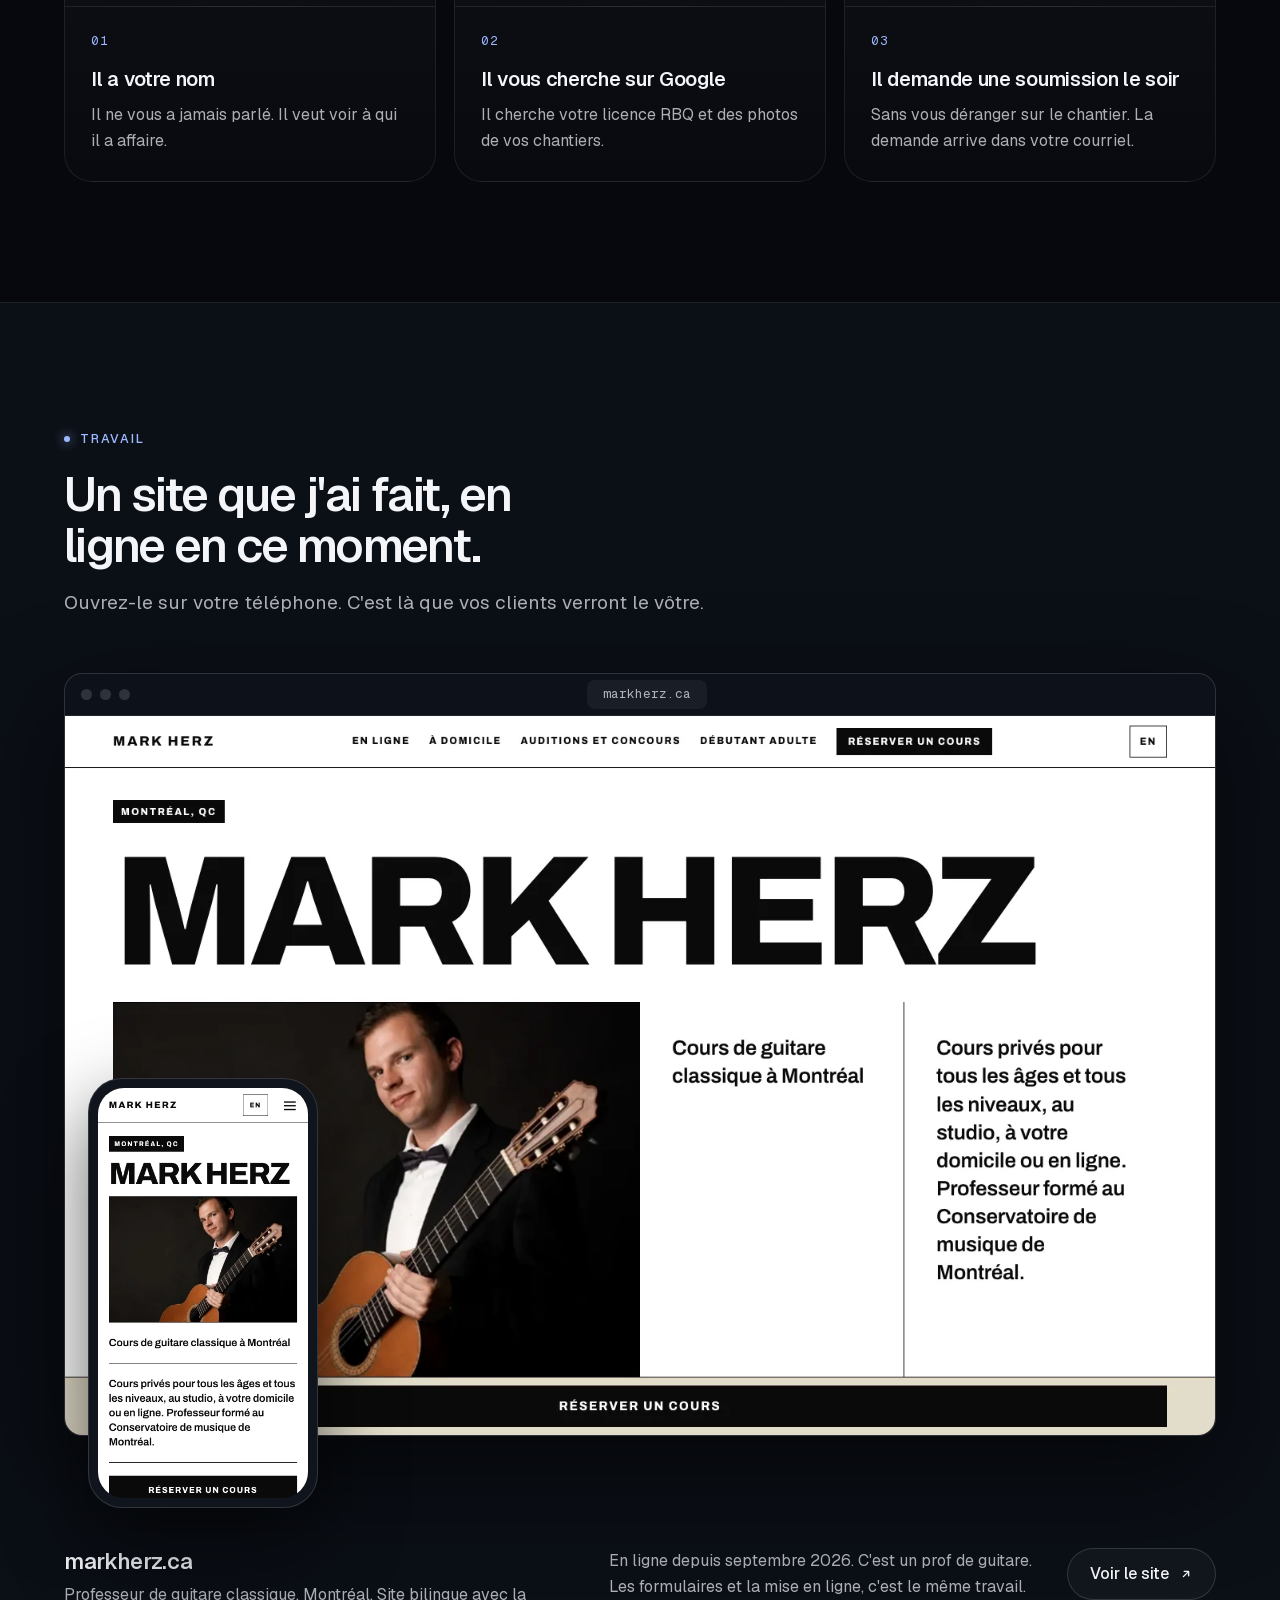
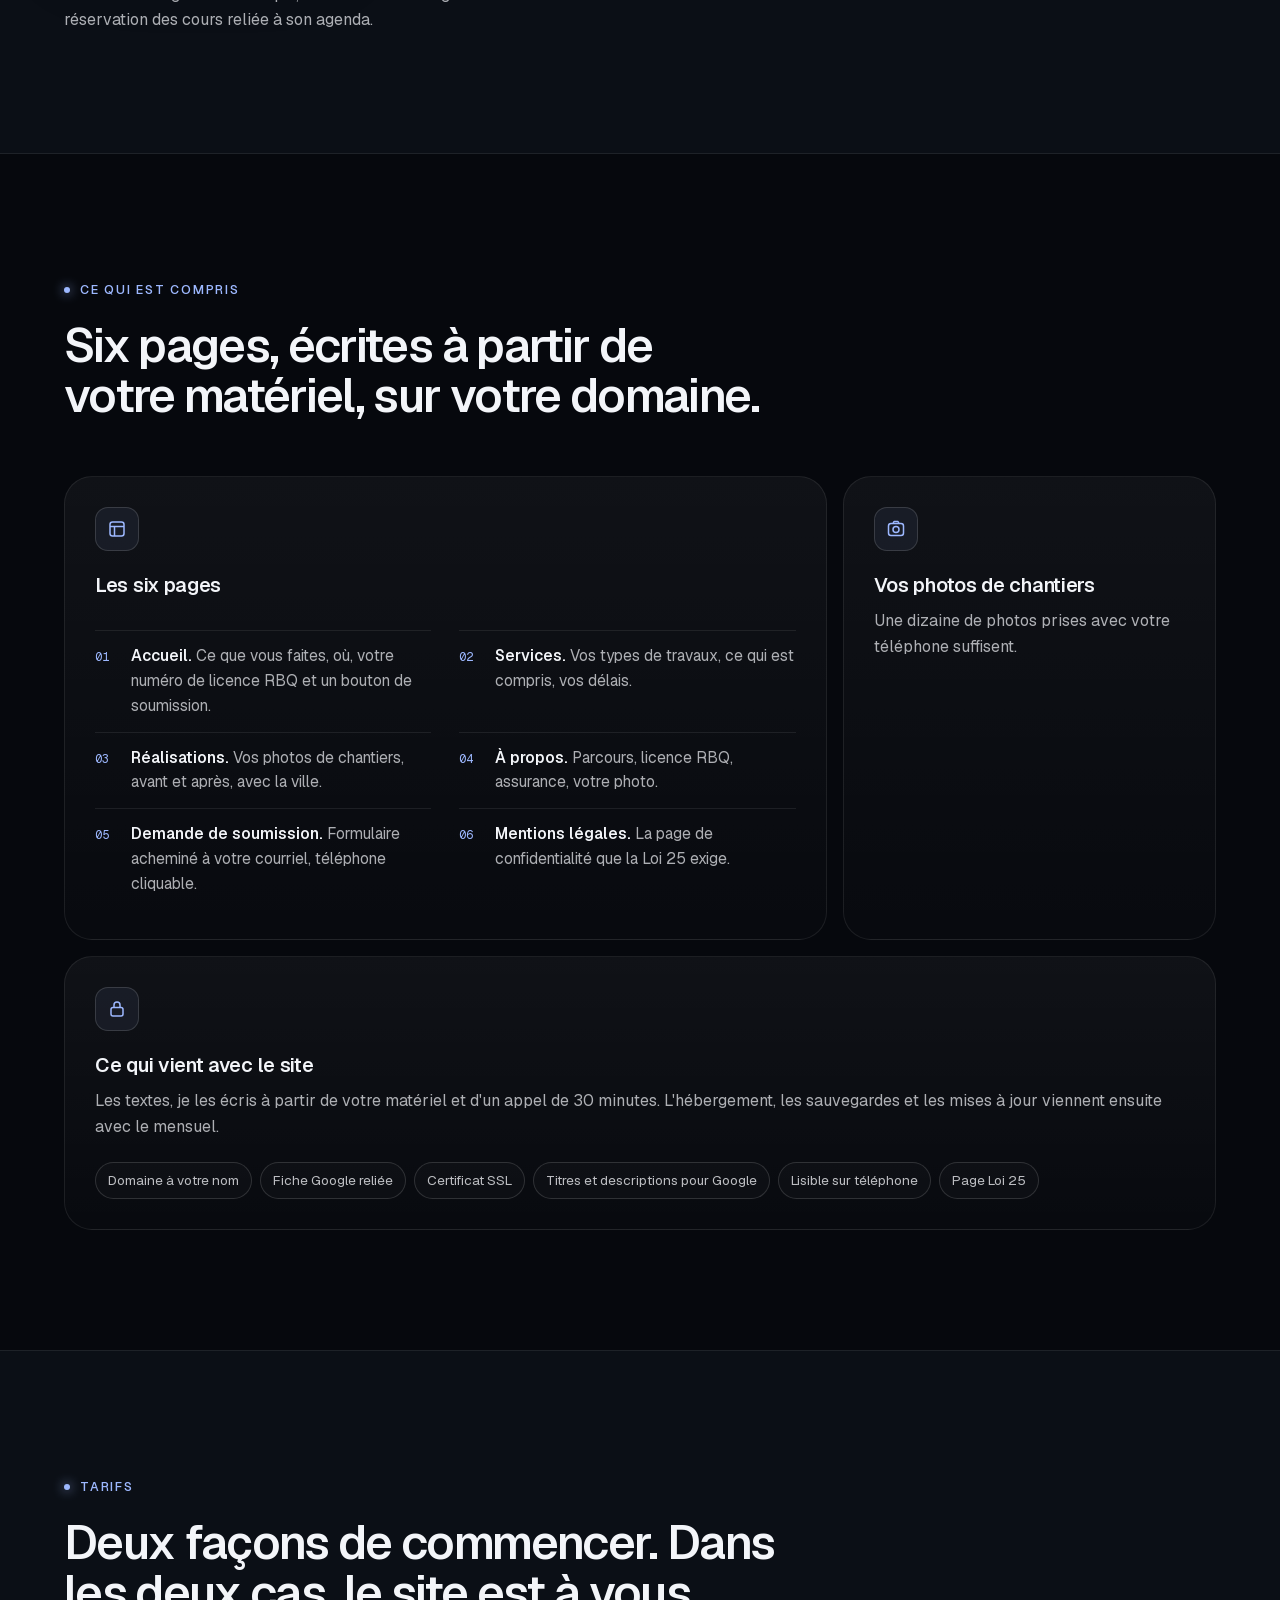
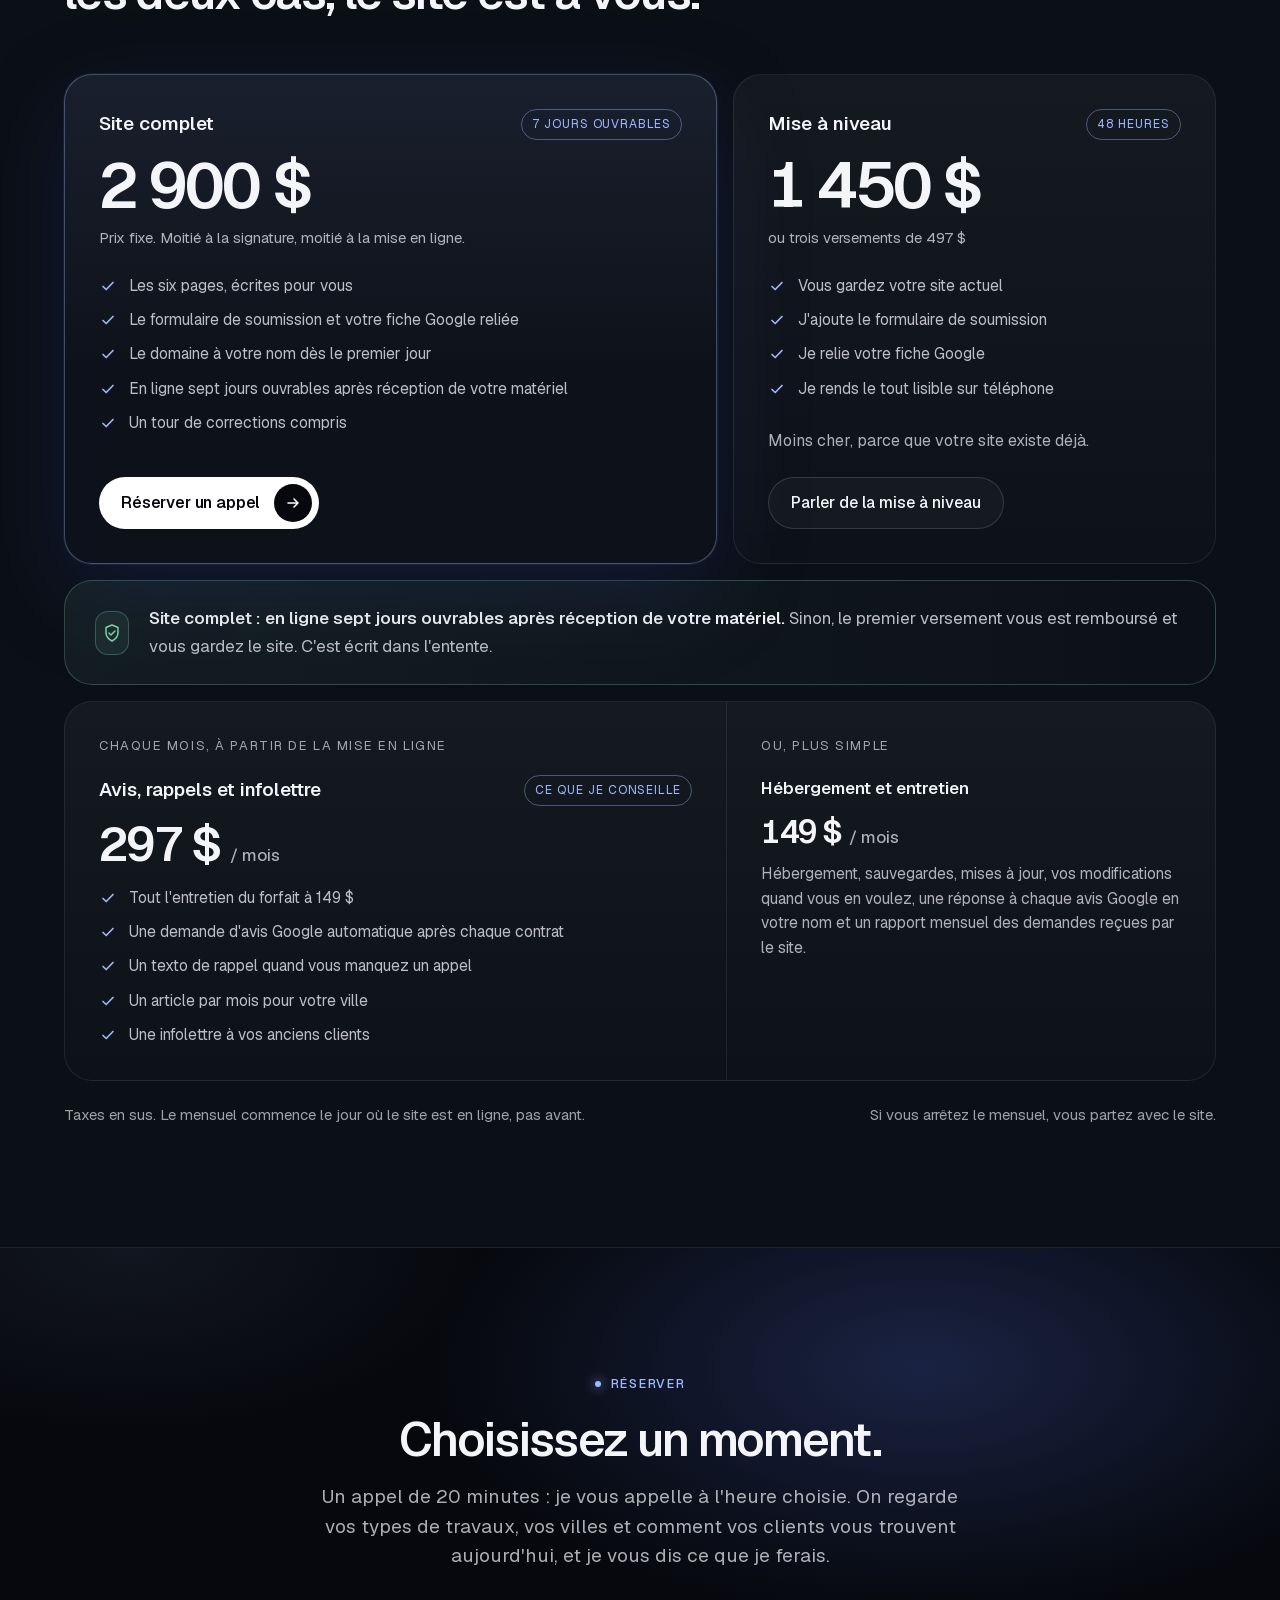
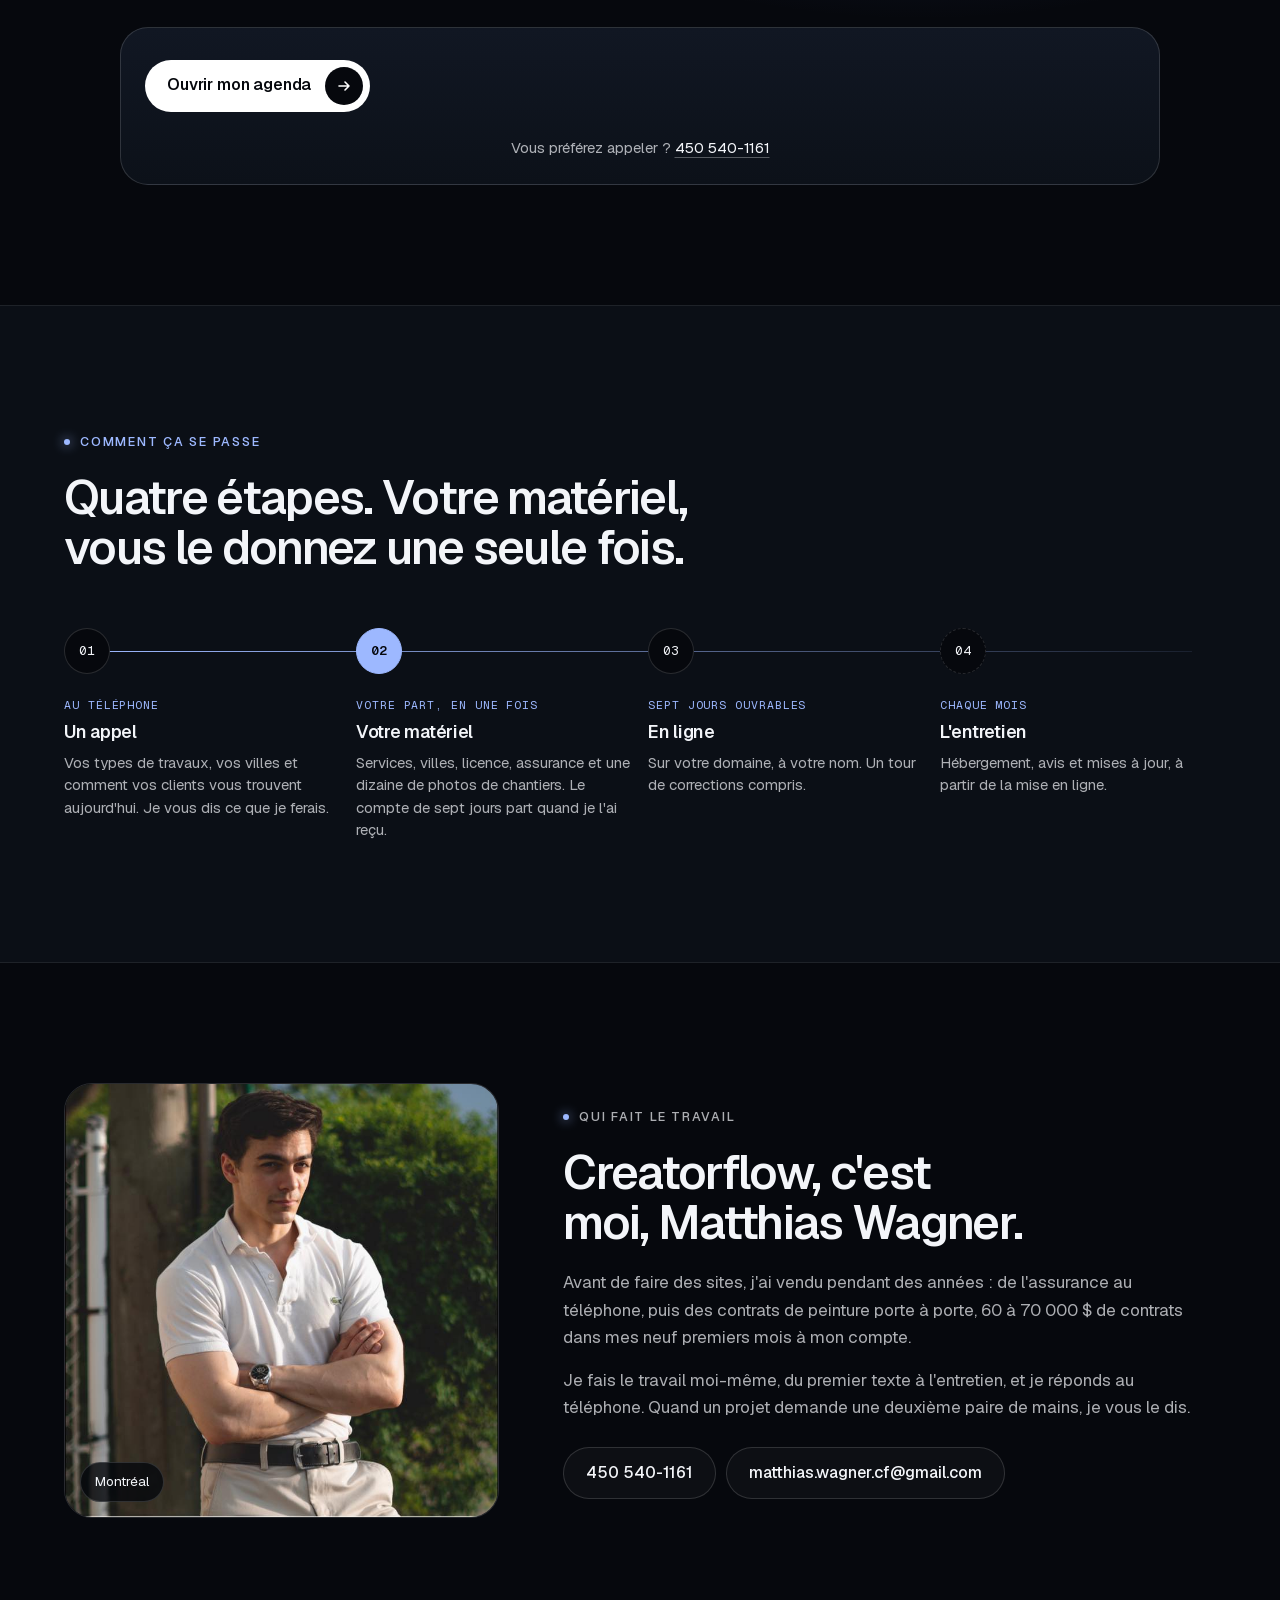
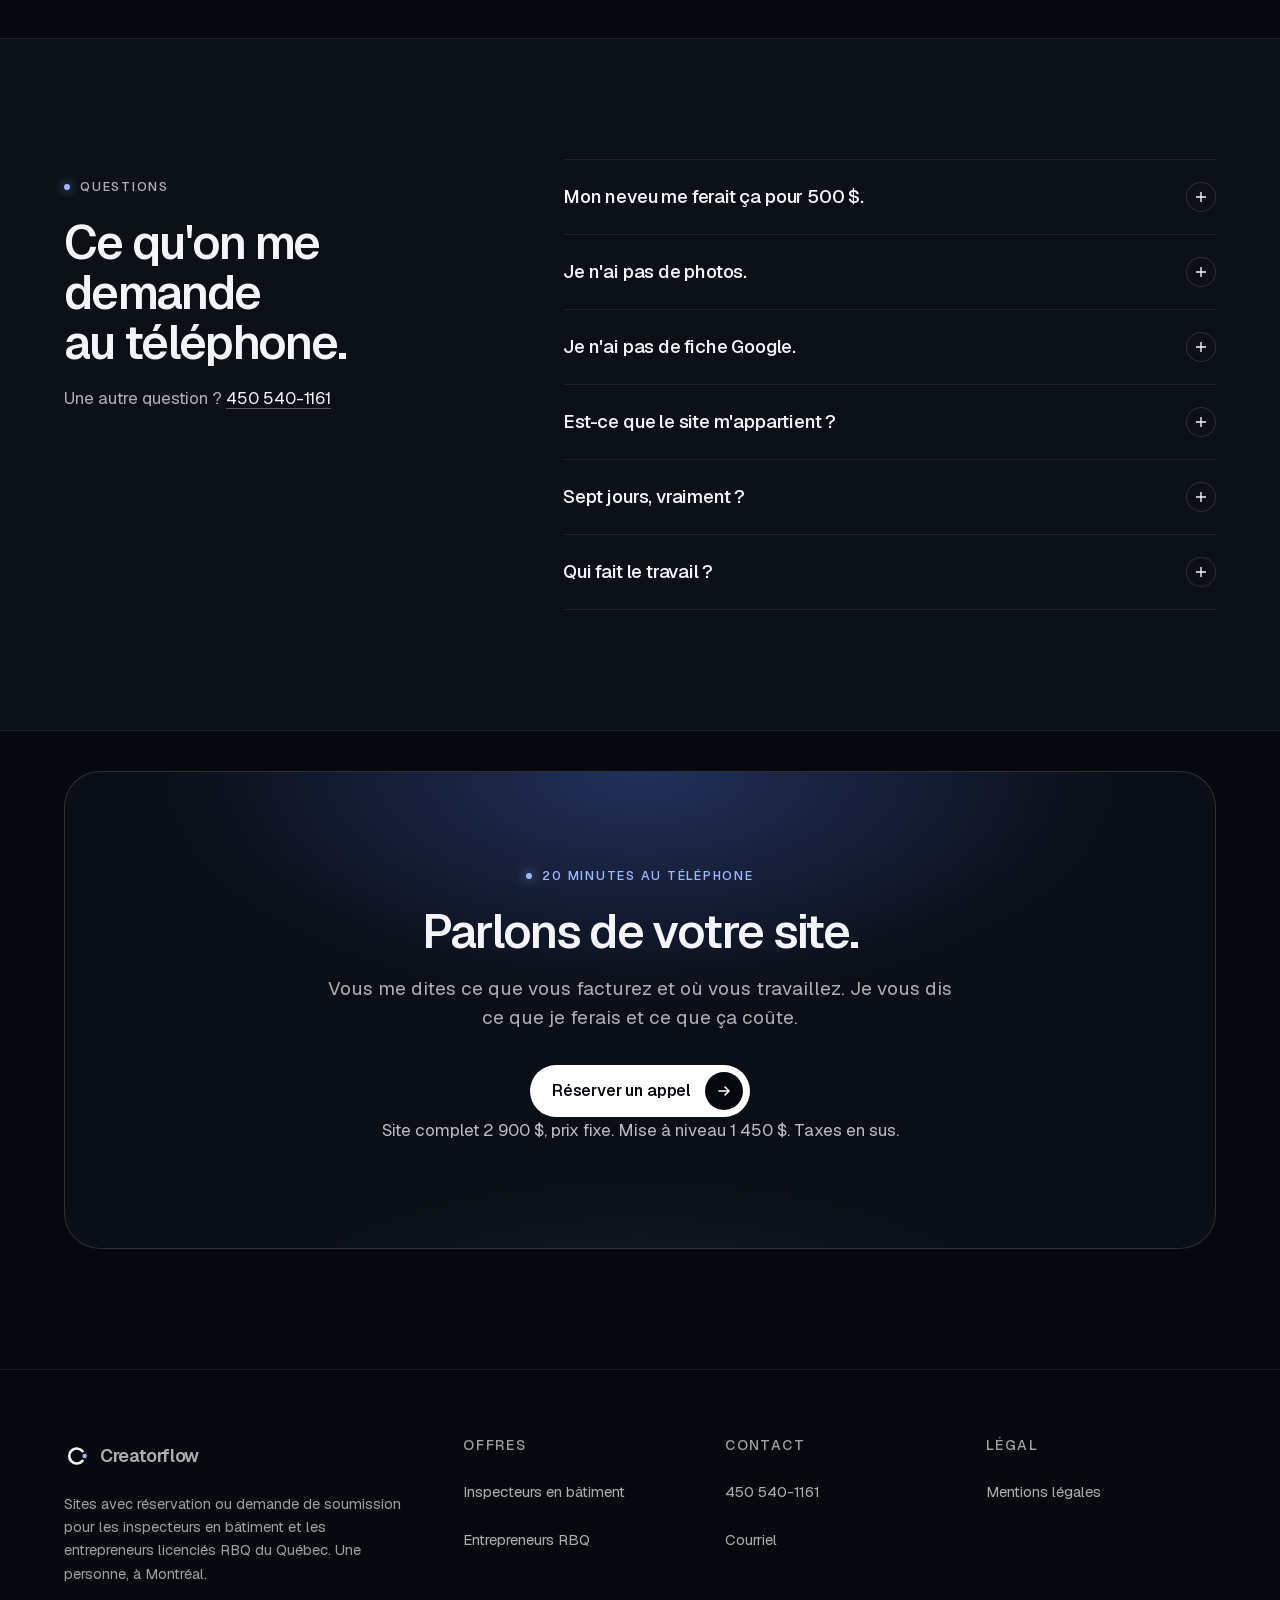
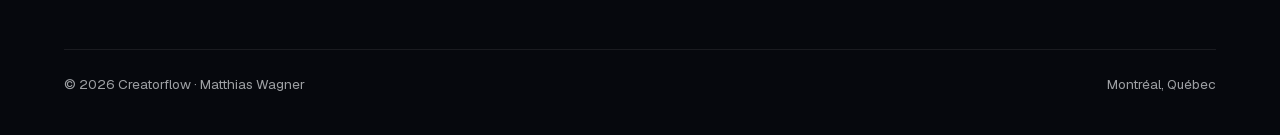
<file: metiers-rbq.html>
<!doctype html>
<html lang="fr-CA">
<head>
<meta charset="utf-8">
<meta name="viewport" content="width=device-width,initial-scale=1,viewport-fit=cover">
<title>Site pour entrepreneur licencié RBQ, avec demande de soumission | Creatorflow</title>
<meta name="description" content="Site d'entrepreneur licencié RBQ avec demande de soumission, photos de chantiers et fiche Google reliée, en ligne en sept jours ouvrables. 2 900 $, prix fixe. Un appel de 20 minutes pour commencer.">
<link rel="canonical" href="https://creatorflow.ca/metiers-rbq.html">
<meta name="theme-color" content="#06080d">
<meta property="og:type" content="website">
<meta property="og:title" content="Site pour entrepreneur licencié RBQ, en ligne en sept jours ouvrables">
<meta property="og:description" content="Six pages, demande de soumission, fiche Google reliée. 2 900 $, prix fixe. Un appel de 20 minutes pour commencer. Matthias Wagner, Montréal.">
<meta property="og:image" content="https://creatorflow.ca/assets/og-rbq-2026-09.png">
<meta property="og:url" content="https://creatorflow.ca/metiers-rbq.html">
<meta property="og:locale" content="fr_CA">
<link rel="icon" href="favicon.svg" type="image/svg+xml">
<link rel="preload" href="assets/fonts/geist-latin.woff2" as="font" type="font/woff2" crossorigin>
<link rel="stylesheet" href="styles.css?v=20260923">
<script src="config.js"></script>
<script type="application/ld+json">
{"@context":"https://schema.org","@type":"FAQPage","mainEntity":[
{"@type":"Question","name":"Mon neveu me ferait ça pour 500 $.","acceptedAnswer":{"@type":"Answer","text":"C'est possible, et souvent c'est correct. Dans six mois, quand il faut changer un numéro ou ajouter une ville, il n'est plus là. L'entretien est compris dans le mensuel. Vous m'appelez, je le fais."}},
{"@type":"Question","name":"Je n'ai pas de photos.","acceptedAnswer":{"@type":"Answer","text":"Prenez-en une dizaine sur vos prochains chantiers avec votre téléphone : avant, après, votre camion, vous au travail. C'est ce que vos clients veulent voir. Je n'utilise pas de photos de banque d'images."}},
{"@type":"Question","name":"Je n'ai pas de fiche Google.","acceptedAnswer":{"@type":"Answer","text":"Ce n'est pas un problème, c'est le cas de beaucoup d'entrepreneurs en première année. On en parle pendant l'appel. La création et la vérification d'une nouvelle fiche ne comptent pas dans les sept jours."}},
{"@type":"Question","name":"Est-ce que le site m'appartient ?","acceptedAnswer":{"@type":"Answer","text":"Oui. Le domaine est enregistré à votre nom dès le premier jour et le site vous appartient dès la mise en ligne. Si vous arrêtez le mensuel, vous partez avec le site."}},
{"@type":"Question","name":"Sept jours, vraiment ?","acceptedAnswer":{"@type":"Answer","text":"Sept jours ouvrables à partir du moment où j'ai vos textes et vos photos. C'est écrit dans l'entente, avec le remboursement du premier versement si je dépasse. Si votre matériel n'arrive pas, le compte ne part pas."}},
{"@type":"Question","name":"Qui fait le travail ?","acceptedAnswer":{"@type":"Answer","text":"Moi. Le site, les textes, la mise en ligne, l'entretien et le téléphone."}}
]}
</script>
</head>
<body>
<div class="lang-bar" lang="en" hidden><div class="wrap"><span>AI automation for your team?</span><a href="inbound.html">English site&nbsp;<span aria-hidden="true">→</span></a></div></div>

<header class="nav"><div class="wrap">
  <a class="logo" href="#accueil" aria-label="Creatorflow, retour en haut"><svg viewBox="0 0 26 26" aria-hidden="true"><path d="M18.5 8.2A7.5 7.5 0 1 0 18.5 17.8" fill="none" stroke="currentColor" stroke-width="2.6" stroke-linecap="round"/><circle cx="20.6" cy="13" r="2.2" fill="#9db8ff"/></svg>Creatorflow</a>
  <nav class="nav-links" id="menu" aria-label="Sections">
    <a href="#compris">Ce qui est compris</a>
    <a href="#tarifs">Tarifs</a>
    <a href="#questions">Questions</a>
    <a href="index.html">Inspecteurs</a>
    <a href="inbound.html" lang="en">English</a>
  </nav>
  <a class="tel" href="tel:+14505401161"><span class="nb">450 540-1161</span></a>
  <a class="btn sm nav-cta" href="#rendez-vous"><span class="tw"><span class="t">Réserver un appel</span></span><span class="arr"><svg viewBox="0 0 16 16" fill="none" aria-hidden="true"><path d="M3 8h10M9 4l4 4-4 4" stroke="currentColor" stroke-width="1.6" stroke-linecap="round" stroke-linejoin="round"/></svg></span></a>
  <a class="icon-btn" href="tel:+14505401161" aria-label="Appeler Matthias au 450 540-1161"><svg viewBox="0 0 20 20" fill="none" aria-hidden="true"><path d="M6.6 2.8l1.6 3.6-1.7 1.3a10 10 0 0 0 5.8 5.8l1.3-1.7 3.6 1.6-.6 3a1.5 1.5 0 0 1-1.6 1.2A15.5 15.5 0 0 1 2 4.9a1.5 1.5 0 0 1 1.2-1.6z" stroke="currentColor" stroke-width="1.5" stroke-linejoin="round"/></svg></a>
  <button class="icon-btn menu-btn" type="button" aria-expanded="false" aria-controls="menu" aria-label="Menu"><svg viewBox="0 0 20 20" fill="none" aria-hidden="true"><path d="M3 7h14M3 13h14" stroke="currentColor" stroke-width="1.6" stroke-linecap="round"/></svg></button>
</div></header>

<main>
<section id="accueil" class="hero glow grid-bg"><div class="wrap hero-grid">
  <div>
    <div class="face"><img src="assets/matthias-2026-09.jpg" alt="Matthias Wagner" width="46" height="46"><span><b>Matthias Wagner, Montréal</b><a href="tel:+14505401161"><span class="nb">450 540-1161</span></a></span></div>
    <h1>Les demandes de soumission arrivent pendant que vous êtes sur le chantier.</h1>
    <p class="sub">Votre site d'entrepreneur de six pages, avec votre licence RBQ, vos photos de chantiers et votre fiche Google reliée. En ligne en sept jours ouvrables.</p>
    <div class="actions">
      <a class="btn" href="#rendez-vous"><span class="tw"><span class="t">Réserver un appel</span></span><span class="arr"><svg viewBox="0 0 16 16" fill="none" aria-hidden="true"><path d="M3 8h10M9 4l4 4-4 4" stroke="currentColor" stroke-width="1.6" stroke-linecap="round" stroke-linejoin="round"/></svg></span></a>
      <a class="chip" href="#tarifs" style="text-decoration:none"><b>2&nbsp;900&nbsp;$</b> prix fixe</a>
    </div>
    <p class="note">Pas encore de site ni de fiche Google ? C'est justement le cas le plus fréquent en première année.</p>
  </div>

  <div class="stage rbq ui" role="img" aria-label="Illustration : le site d'un entrepreneur avec sa licence RBQ et ses réalisations, un client envoie une demande de soumission qui arrive par courriel.">
    <div class="ui-search s-search"><svg viewBox="0 0 16 16" fill="none"><circle cx="7" cy="7" r="4.6" stroke="currentColor" stroke-width="1.5"/><path d="M10.5 10.5L14 14" stroke="currentColor" stroke-width="1.5" stroke-linecap="round"/></svg>rénovation salle de bain longueuil</div>
    <div class="ui-card s-result">
      <p class="ui-k">Votre site</p>
      <p class="r-name">Votre entreprise de rénovation</p>
      <p class="r-meta">Licence RBQ affichée · <span class="nb">Longueuil, Rive-Sud</span></p>
      <div class="r-btns"><span class="ui-pill">Réalisations</span><span class="ui-pill">Appeler</span><span class="ui-pill on">Demander une soumission</span></div>
    </div>
    <div class="ui-card s-phone"><div class="phone-scr">
      <div class="p-top"><i></i></div>
      <p class="p-t">Demande de soumission</p>
      <p class="ui-k">Travaux</p>
      <div class="p-field">Salle de bain complète</div>
      <p class="ui-k">Photos</p>
      <div class="p-row"><span class="ui-pill">3 photos jointes</span></div>
      <div class="p-send">Envoyer la demande</div>
    </div></div>
    <div class="ui-card s-toast">
      <span class="t-ico"><svg viewBox="0 0 20 20" fill="none"><rect x="2.5" y="4.5" width="15" height="11" rx="2" stroke="currentColor" stroke-width="1.5"/><path d="M3 5.5l7 5.5 7-5.5" stroke="currentColor" stroke-width="1.5" stroke-linejoin="round"/></svg></span>
      <span><p class="t-h">Soumission : salle de bain, Longueuil</p><p class="t-s">Dans votre courriel · il y a 2 min</p></span>
    </div>
  </div>
</div></section>

<div class="wrap"><div class="facts reveal">
  <div class="fact"><b>En ligne en 7 jours ouvrables</b><span>Sinon, le premier versement vous est remboursé et vous gardez le site.</span></div>
  <div class="fact"><b>La moitié à la mise en ligne</b><span>Vous payez l'autre moitié quand le site est en ligne, pas avant.</span></div>
  <div class="fact"><b>Votre licence RBQ en vue</b><span>Vos clients voient que vous êtes en règle sans vous appeler.</span></div>
  <div class="fact"><b>Une personne, à Montréal</b><span>Je fais le site et je réponds au téléphone.</span></div>
</div></div>

<section class="sec"><div class="wrap">
  <div class="head reveal">
    <p class="eyebrow">Votre client</p>
    <h2>Avant d'appeler, il vérifie que vous existez.</h2>
    <p class="lead">Quelqu'un vous a recommandé, ou il a vu votre camion. Il tape votre nom sur Google avant de composer votre numéro.</p>
  </div>
  <div class="journey">
    <div class="card reveal">
      <div class="viz ui" role="img" aria-label="Texto d'un voisin qui demande le nom de l'entrepreneur"><div class="bubble"><small>Voisin · 19 h 05</small>C'est qui qui a refait ta galerie ? T'as son nom ?</div></div>
      <div class="txt"><span class="num">01</span><h3>Il a votre nom</h3><p>Il ne vous a jamais parlé. Il veut voir à qui il a affaire.</p></div>
    </div>
    <div class="card reveal">
      <div class="viz ui" role="img" aria-label="Recherche Google du nom de l'entreprise"><div style="width:100%;max-width:270px;display:grid;gap:10px"><div class="ui-search" style="height:38px;font-size:13px"><svg viewBox="0 0 16 16" fill="none"><circle cx="7" cy="7" r="4.6" stroke="currentColor" stroke-width="1.5"/><path d="M10.5 10.5L14 14" stroke="currentColor" stroke-width="1.5" stroke-linecap="round"/></svg>votre entreprise longueuil</div><div style="display:flex;gap:6px;flex-wrap:wrap"><span class="ui-pill">Réalisations</span><span class="ui-pill on">Demander une soumission</span></div></div></div>
      <div class="txt"><span class="num">02</span><h3>Il vous cherche sur Google</h3><p>Il cherche votre licence RBQ et des photos de vos chantiers.</p></div>
    </div>
    <div class="card reveal">
      <div class="viz ui" role="img" aria-label="Demande de soumission envoyée le soir"><div class="mini-form"><span class="ui-k">Demande de soumission</span><span class="ln"><b>Travaux</b>Salle de bain</span><span class="ln"><b>Ville</b>Longueuil</span><span class="cap"><span class="ui-dot"></span>20 h 47 · demande envoyée</span></div></div>
      <div class="txt"><span class="num">03</span><h3>Il demande une soumission le soir</h3><p>Sans vous déranger sur le chantier. La demande arrive dans votre courriel.</p></div>
    </div>
  </div>
</div></section>

<section id="exemple" class="sec band"><div class="wrap">
  <div class="head reveal">
    <p class="eyebrow">Travail</p>
    <h2>Un site que j'ai fait, en ligne en ce moment.</h2>
    <p class="lead">Ouvrez-le sur votre téléphone. C'est là que vos clients verront le vôtre.</p>
  </div>
  <div class="showcase reveal">
    <a class="browser" href="https://markherz.ca" target="_blank" rel="noopener" style="display:block;text-decoration:none">
      <div class="bar"><i></i><i></i><i></i><span class="url">markherz.ca</span></div>
      <img src="assets/markherz-bureau-20260923.webp" alt="Page d'accueil de markherz.ca sur ordinateur" width="1440" height="900" loading="lazy">
    </a>
    <div class="device" aria-hidden="true"><img src="assets/markherz-mobile-20260923.webp" alt="" width="390" height="844" loading="lazy"></div>
  </div>
  <div class="work-cap reveal">
    <div><h3>markherz.ca</h3><p>Professeur de guitare classique, Montréal. Site bilingue avec la réservation des cours reliée à son agenda.</p></div>
    <p>En ligne depuis septembre 2026. C'est un prof de guitare. Les formulaires et la mise en ligne, c'est le même travail.</p>
    <a class="ghost" href="https://markherz.ca" target="_blank" rel="noopener">Voir le site <svg width="14" height="14" viewBox="0 0 16 16" fill="none" aria-hidden="true"><path d="M5 11L11 5M6 5h5v5" stroke="currentColor" stroke-width="1.6" stroke-linecap="round" stroke-linejoin="round"/></svg></a>
  </div>
</div></section>

<section id="compris" class="sec"><div class="wrap">
  <div class="head reveal">
    <p class="eyebrow">Ce qui est compris</p>
    <h2>Six pages, écrites à partir de votre matériel, sur votre domaine.</h2>
  </div>
  <div class="bento">
    <div class="card c4 reveal">
      <div class="ico"><svg viewBox="0 0 20 20" fill="none"><rect x="3" y="3" width="14" height="14" rx="2.5" stroke="currentColor" stroke-width="1.5"/><path d="M3 7.5h14M7.5 7.5V17" stroke="currentColor" stroke-width="1.5"/></svg></div>
      <h3>Les six pages</h3>
      <ul class="pages">
        <li><em>01</em><span><b>Accueil.</b> Ce que vous faites, où, votre numéro de licence RBQ et un bouton de soumission.</span></li>
        <li><em>02</em><span><b>Services.</b> Vos types de travaux, ce qui est compris, vos délais.</span></li>
        <li><em>03</em><span><b>Réalisations.</b> Vos photos de chantiers, avant et après, avec la ville.</span></li>
        <li><em>04</em><span><b>À propos.</b> Parcours, licence RBQ, assurance, votre photo.</span></li>
        <li><em>05</em><span><b>Demande de soumission.</b> Formulaire acheminé à votre courriel, téléphone cliquable.</span></li>
        <li><em>06</em><span><b>Mentions légales.</b> La page de confidentialité que la Loi 25 exige.</span></li>
      </ul>
    </div>
    <div class="card c2 reveal">
      <div class="ico"><svg viewBox="0 0 20 20" fill="none"><rect x="2.5" y="4.5" width="15" height="12" rx="2.5" stroke="currentColor" stroke-width="1.5"/><circle cx="10" cy="10.5" r="3" stroke="currentColor" stroke-width="1.5"/><path d="M7 4.5l1-2h4l1 2" stroke="currentColor" stroke-width="1.5" stroke-linejoin="round"/></svg></div>
      <h3>Vos photos de chantiers</h3>
      <p>Une dizaine de photos prises avec votre téléphone suffisent.</p>
    </div>
    <div class="card c6 auto reveal">
      <div class="ico"><svg viewBox="0 0 20 20" fill="none"><rect x="4" y="8.5" width="12" height="8.5" rx="2" stroke="currentColor" stroke-width="1.5"/><path d="M7 8.5V6a3 3 0 0 1 6 0v2.5" stroke="currentColor" stroke-width="1.5"/></svg></div>
      <h3>Ce qui vient avec le site</h3>
      <p>Les textes, je les écris à partir de votre matériel et d'un appel de 30 minutes. L'hébergement, les sauvegardes et les mises à jour viennent ensuite avec le mensuel.</p>
      <div class="foot tags"><span>Domaine à votre nom</span><span>Fiche Google reliée</span><span>Certificat SSL</span><span>Titres et descriptions pour Google</span><span>Lisible sur téléphone</span><span>Page Loi 25</span></div>
    </div>
  </div>
</div></section>

<section id="tarifs" class="sec band"><div class="wrap">
  <div class="head">
    <p class="eyebrow">Tarifs</p>
    <h2>Deux façons de commencer. Dans les deux cas, le site est à vous.</h2>
  </div>
  <div class="plans">
    <div class="card plan lead-plan">
      <p class="p-name"><b>Site complet</b><span class="flag">7 jours ouvrables</span></p>
      <p class="price">2&nbsp;900&nbsp;$</p>
      <p class="terms">Prix fixe. Moitié à la signature, moitié à la mise en ligne.</p>
      <ul class="checks">
        <li><svg viewBox="0 0 18 18" fill="none" aria-hidden="true"><path d="M4 9.5l3.2 3L14 5.5" stroke="currentColor" stroke-width="1.7" stroke-linecap="round" stroke-linejoin="round"/></svg>Les six pages, écrites pour vous</li>
        <li><svg viewBox="0 0 18 18" fill="none" aria-hidden="true"><path d="M4 9.5l3.2 3L14 5.5" stroke="currentColor" stroke-width="1.7" stroke-linecap="round" stroke-linejoin="round"/></svg>Le formulaire de soumission et votre fiche Google reliée</li>
        <li><svg viewBox="0 0 18 18" fill="none" aria-hidden="true"><path d="M4 9.5l3.2 3L14 5.5" stroke="currentColor" stroke-width="1.7" stroke-linecap="round" stroke-linejoin="round"/></svg>Le domaine à votre nom dès le premier jour</li>
        <li><svg viewBox="0 0 18 18" fill="none" aria-hidden="true"><path d="M4 9.5l3.2 3L14 5.5" stroke="currentColor" stroke-width="1.7" stroke-linecap="round" stroke-linejoin="round"/></svg>En ligne sept jours ouvrables après réception de votre matériel</li>
        <li><svg viewBox="0 0 18 18" fill="none" aria-hidden="true"><path d="M4 9.5l3.2 3L14 5.5" stroke="currentColor" stroke-width="1.7" stroke-linecap="round" stroke-linejoin="round"/></svg>Un tour de corrections compris</li>
      </ul>
      <a class="btn" href="#rendez-vous"><span class="tw"><span class="t">Réserver un appel</span></span><span class="arr"><svg viewBox="0 0 16 16" fill="none" aria-hidden="true"><path d="M3 8h10M9 4l4 4-4 4" stroke="currentColor" stroke-width="1.6" stroke-linecap="round" stroke-linejoin="round"/></svg></span></a>
    </div>
    <div class="card plan">
      <p class="p-name"><b>Mise à niveau</b><span class="flag">48 heures</span></p>
      <p class="price">1&nbsp;450&nbsp;$</p>
      <p class="terms">ou trois versements de 497&nbsp;$</p>
      <ul class="checks">
        <li><svg viewBox="0 0 18 18" fill="none" aria-hidden="true"><path d="M4 9.5l3.2 3L14 5.5" stroke="currentColor" stroke-width="1.7" stroke-linecap="round" stroke-linejoin="round"/></svg>Vous gardez votre site actuel</li>
        <li><svg viewBox="0 0 18 18" fill="none" aria-hidden="true"><path d="M4 9.5l3.2 3L14 5.5" stroke="currentColor" stroke-width="1.7" stroke-linecap="round" stroke-linejoin="round"/></svg>J'ajoute le formulaire de soumission</li>
        <li><svg viewBox="0 0 18 18" fill="none" aria-hidden="true"><path d="M4 9.5l3.2 3L14 5.5" stroke="currentColor" stroke-width="1.7" stroke-linecap="round" stroke-linejoin="round"/></svg>Je relie votre fiche Google</li>
        <li><svg viewBox="0 0 18 18" fill="none" aria-hidden="true"><path d="M4 9.5l3.2 3L14 5.5" stroke="currentColor" stroke-width="1.7" stroke-linecap="round" stroke-linejoin="round"/></svg>Je rends le tout lisible sur téléphone</li>
      </ul>
      <p class="small" style="margin:0 0 24px">Moins cher, parce que votre site existe déjà.</p>
      <a class="ghost" href="#rendez-vous">Parler de la mise à niveau</a>
    </div>
  </div>
  <div class="guarantee">
    <span class="ico"><svg viewBox="0 0 20 20" fill="none" aria-hidden="true"><path d="M10 2l6 2.5v5c0 4-2.7 6.8-6 8.5-3.3-1.7-6-4.5-6-8.5v-5z" stroke="currentColor" stroke-width="1.5" stroke-linejoin="round"/><path d="M7 10l2 2 4-4" stroke="currentColor" stroke-width="1.5" stroke-linecap="round" stroke-linejoin="round"/></svg></span>
    <p><b>Site complet : en ligne sept jours ouvrables après réception de votre matériel.</b> Sinon, le premier versement vous est remboursé et vous gardez le site. C'est écrit dans l'entente.</p>
  </div>
  <div class="card monthly">
    <div>
      <p class="m-head">Chaque mois, à partir de la mise en ligne</p>
      <p class="p-name"><b style="font-size:19px">Avis, rappels et infolettre</b><span class="flag">Ce que je conseille</span></p>
      <p class="price">297&nbsp;$ <small>/ mois</small></p>
      <ul class="checks" style="margin:18px 0 0">
        <li><svg viewBox="0 0 18 18" fill="none" aria-hidden="true"><path d="M4 9.5l3.2 3L14 5.5" stroke="currentColor" stroke-width="1.7" stroke-linecap="round" stroke-linejoin="round"/></svg>Tout l'entretien du forfait à 149&nbsp;$</li>
        <li><svg viewBox="0 0 18 18" fill="none" aria-hidden="true"><path d="M4 9.5l3.2 3L14 5.5" stroke="currentColor" stroke-width="1.7" stroke-linecap="round" stroke-linejoin="round"/></svg>Une demande d'avis Google automatique après chaque contrat</li>
        <li><svg viewBox="0 0 18 18" fill="none" aria-hidden="true"><path d="M4 9.5l3.2 3L14 5.5" stroke="currentColor" stroke-width="1.7" stroke-linecap="round" stroke-linejoin="round"/></svg>Un texto de rappel quand vous manquez un appel</li>
        <li><svg viewBox="0 0 18 18" fill="none" aria-hidden="true"><path d="M4 9.5l3.2 3L14 5.5" stroke="currentColor" stroke-width="1.7" stroke-linecap="round" stroke-linejoin="round"/></svg>Un article par mois pour votre ville</li>
        <li><svg viewBox="0 0 18 18" fill="none" aria-hidden="true"><path d="M4 9.5l3.2 3L14 5.5" stroke="currentColor" stroke-width="1.7" stroke-linecap="round" stroke-linejoin="round"/></svg>Une infolettre à vos anciens clients</li>
      </ul>
    </div>
    <div class="alt-plan">
      <p class="m-head">Ou, plus simple</p>
      <p class="p-name"><b style="font-size:17px;color:var(--ink)">Hébergement et entretien</b></p>
      <p class="price">149&nbsp;$ <small>/ mois</small></p>
      <p style="margin-top:14px">Hébergement, sauvegardes, mises à jour, vos modifications quand vous en voulez, une réponse à chaque avis Google en votre nom et un rapport mensuel des demandes reçues par le site.</p>
    </div>
  </div>
  <div class="fine"><span>Taxes en sus. Le mensuel commence le jour où le site est en ligne, pas avant.</span><span>Si vous arrêtez le mensuel, vous partez avec le site.</span></div>
</div></section>

<section id="rendez-vous" class="sec glow"><div class="wrap">
  <div class="head center">
    <p class="eyebrow">Réserver</p>
    <h2>Choisissez un moment.</h2>
    <p class="lead">Un appel de 20 minutes : je vous appelle à l'heure choisie. On regarde vos types de travaux, vos villes et comment vos clients vous trouvent aujourd'hui, et je vous dis ce que je ferais.</p>
  </div>
  <div class="b-step b-cal b-wide">
    <div class="cal-box" data-embed="calendly" data-campaign="metiers-embed" data-merci="merci.html?p=metiers" hidden></div>
    <div id="sans-calendrier" class="b-alt"><a class="btn" data-calendly="metiers" href="https://calendly.com/matthias-wagner-cf/appel-decouverte-creatorflow?utm_source=site&amp;utm_campaign=metiers" target="_blank" rel="noopener"><span class="tw"><span class="t">Ouvrir mon agenda</span></span><span class="arr"><svg viewBox="0 0 16 16" fill="none" aria-hidden="true"><path d="M3 8h10M9 4l4 4-4 4" stroke="currentColor" stroke-width="1.6" stroke-linecap="round" stroke-linejoin="round"/></svg></span></a></div>
    <p class="b-tel">Vous préférez appeler ? <a class="lnk" href="tel:+14505401161"><span class="nb">450 540-1161</span></a></p>
  </div>
</div></section>

<section class="sec band"><div class="wrap">
  <div class="head reveal">
    <p class="eyebrow">Comment ça se passe</p>
    <h2>Quatre étapes. Votre matériel, vous le donnez une seule fois.</h2>
  </div>
  <ol class="steps four">
    <li class="reveal"><span class="node">01</span><div><p class="tag">Au téléphone</p><h3>Un appel</h3><p>Vos types de travaux, vos villes et comment vos clients vous trouvent aujourd'hui. Je vous dis ce que je ferais.</p></div></li>
    <li class="reveal you"><span class="node">02</span><div><p class="tag">Votre part, en une fois</p><h3>Votre matériel</h3><p>Services, villes, licence, assurance et une dizaine de photos de chantiers. Le compte de sept jours part quand je l'ai reçu.</p></div></li>
    <li class="reveal"><span class="node">03</span><div><p class="tag">Sept jours ouvrables</p><h3>En ligne</h3><p>Sur votre domaine, à votre nom. Un tour de corrections compris.</p></div></li>
    <li class="reveal opt"><span class="node">04</span><div><p class="tag">Chaque mois</p><h3>L'entretien</h3><p>Hébergement, avis et mises à jour, à partir de la mise en ligne.</p></div></li>
  </ol>
</div></section>

<section id="a-propos" class="sec"><div class="wrap founder">
  <figure class="photo reveal" style="margin:0"><img src="assets/matthias-2026-09.jpg" alt="Matthias Wagner" width="750" height="750" loading="lazy"><figcaption>Montréal</figcaption></figure>
  <div class="reveal">
    <p class="eyebrow">Qui fait le travail</p>
    <h2>Creatorflow, c'est moi, Matthias Wagner.</h2>
    <p>Avant de faire des sites, j'ai vendu pendant des années : de l'assurance au téléphone, puis des contrats de peinture porte à porte, 60 à 70&nbsp;000&nbsp;$ de contrats dans mes neuf premiers mois à mon compte.</p>
    <p>Je fais le travail moi-même, du premier texte à l'entretien, et je réponds au téléphone. Quand un projet demande une deuxième paire de mains, je vous le dis.</p>
    <div class="contact"><a class="ghost" href="tel:+14505401161"><span class="nb">450 540-1161</span></a><a class="ghost" href="mailto:matthias.wagner.cf@gmail.com">matthias.wagner.cf@gmail.com</a></div>
  </div>
</div></section>

<section id="questions" class="sec band"><div class="wrap faq">
  <div class="side">
    <p class="eyebrow">Questions</p>
    <h2>Ce qu'on me demande au téléphone.</h2>
    <p>Une autre question ? <a class="lnk" href="tel:+14505401161"><span class="nb">450 540-1161</span></a></p>
  </div>
  <div>
    <details><summary>Mon neveu me ferait ça pour 500&nbsp;$.</summary><p>C'est possible, et souvent c'est correct. Dans six mois, quand il faut changer un numéro ou ajouter une ville, il n'est plus là. L'entretien est compris dans le mensuel. Vous m'appelez, je le fais.</p></details>
    <details><summary>Je n'ai pas de photos.</summary><p>Prenez-en une dizaine sur vos prochains chantiers avec votre téléphone : avant, après, votre camion, vous au travail. C'est ce que vos clients veulent voir. Je n'utilise pas de photos de banque d'images.</p></details>
    <details><summary>Je n'ai pas de fiche Google.</summary><p>Ce n'est pas un problème, c'est le cas de beaucoup d'entrepreneurs en première année. On en parle pendant l'appel. La création et la vérification d'une nouvelle fiche ne comptent pas dans les sept jours.</p></details>
    <details><summary>Est-ce que le site m'appartient ?</summary><p>Oui. Le domaine est enregistré à votre nom dès le premier jour et le site vous appartient dès la mise en ligne. Si vous arrêtez le mensuel, vous partez avec le site.</p></details>
    <details><summary>Sept jours, vraiment ?</summary><p>Sept jours ouvrables à partir du moment où j'ai vos textes et vos photos. C'est écrit dans l'entente, avec le remboursement du premier versement si je dépasse. Si votre matériel n'arrive pas, le compte ne part pas.</p></details>
    <details><summary>Qui fait le travail ?</summary><p>Moi. Le site, les textes, la mise en ligne, l'entretien et le téléphone.</p></details>
  </div>
</div></section>

<section id="fin" class="closing"><div class="wrap"><div class="panel">
  <p class="eyebrow">20 minutes au téléphone</p>
  <h2>Parlons de votre site.</h2>
  <p class="lead">Vous me dites ce que vous facturez et où vous travaillez. Je vous dis ce que je ferais et ce que ça coûte.</p>
  <div class="actions"><a class="btn" href="#rendez-vous"><span class="tw"><span class="t">Réserver un appel</span></span><span class="arr"><svg viewBox="0 0 16 16" fill="none" aria-hidden="true"><path d="M3 8h10M9 4l4 4-4 4" stroke="currentColor" stroke-width="1.6" stroke-linecap="round" stroke-linejoin="round"/></svg></span></a></div>
  <p class="price-line">Site complet 2&nbsp;900&nbsp;$, prix fixe. Mise à niveau 1&nbsp;450&nbsp;$. Taxes en sus.</p>
</div></div></section>
</main>

<footer><div class="wrap">
  <div class="foot-grid">
    <div class="about"><a class="logo" href="#accueil"><svg viewBox="0 0 26 26" aria-hidden="true"><path d="M18.5 8.2A7.5 7.5 0 1 0 18.5 17.8" fill="none" stroke="currentColor" stroke-width="2.6" stroke-linecap="round"/><circle cx="20.6" cy="13" r="2.2" fill="#9db8ff"/></svg>Creatorflow</a><p>Sites avec réservation ou demande de soumission pour les inspecteurs en bâtiment et les entrepreneurs licenciés RBQ du Québec. Une personne, à Montréal.</p></div>
    <div><h4>Offres</h4><ul><li><a href="index.html">Inspecteurs en bâtiment</a></li><li><a href="metiers-rbq.html">Entrepreneurs RBQ</a></li></ul></div>
    <div><h4>Contact</h4><ul><li><a href="tel:+14505401161"><span class="nb">450 540-1161</span></a></li><li><a href="mailto:matthias.wagner.cf@gmail.com">Courriel</a></li></ul></div>
    <div><h4>Légal</h4><ul><li><a href="mentions-legales.html">Mentions légales</a></li></ul></div>
  </div>
  <div class="foot-bottom"><span>© <span data-annee>2026</span> Creatorflow · Matthias Wagner</span><span>Montréal, Québec</span></div>
</div></footer>

<div class="sticky-cta hide" data-cacher="#accueil,#rendez-vous"><a class="btn" href="#rendez-vous"><span class="tw"><span class="t">Réserver un appel</span></span><span class="arr"><svg viewBox="0 0 16 16" fill="none" aria-hidden="true"><path d="M3 8h10M9 4l4 4-4 4" stroke="currentColor" stroke-width="1.6" stroke-linecap="round" stroke-linejoin="round"/></svg></span></a><a class="s-tel" href="tel:+14505401161"><span class="nb">450 540-1161</span></a></div>

<script src="site.js?v=20260923"></script>
<script src="flo.js?v=20260924" data-flo="metiers-rbq"></script>
</body>
</html>
</file>
<file: styles.css>
/* creatorflow.ca. Système commun aux trois pages d'offre : fond navy-noir, Geist, une pilule blanche, un accent bleu pâle. */
@font-face{font-family:Geist;src:url(assets/fonts/geist-latin.woff2) format("woff2");font-weight:100 900;font-style:normal;font-display:swap}
@font-face{font-family:"Geist Mono";src:url(assets/fonts/geist-mono-latin.woff2) format("woff2");font-weight:400 600;font-style:normal;font-display:swap}
@font-face{font-family:"Geist Repli";src:local("Arial"),local("Helvetica Neue"),local("Helvetica");size-adjust:103%;ascent-override:92%;descent-override:24%;line-gap-override:0%}

:root{
  --bg:#06080d;--s1:#0b0f16;--s2:#10151f;--s3:#161c28;
  --line:rgba(255,255,255,.08);--line2:rgba(255,255,255,.14);
  --ink:#f3f5f9;--t1:rgba(243,245,249,.76);--t2:rgba(243,245,249,.70);--t3:rgba(243,245,249,.64);
  --acc:#9db8ff;--acc2:rgba(157,184,255,.16);--ok:#7fd6a8;
  --r-xl:36px;--r-lg:28px;--r-md:18px;--r-sm:12px;
  --w:1200px;--nav:68px;
  --sans:Geist,"Geist Repli",-apple-system,"Segoe UI",Roboto,Helvetica,Arial,sans-serif;
  --mono:"Geist Mono",ui-monospace,SFMono-Regular,Menlo,monospace;
  color-scheme:dark;
}
*,*::before,*::after{box-sizing:border-box}
html{-webkit-text-size-adjust:100%;text-size-adjust:100%}
@media (prefers-reduced-motion:no-preference){html{scroll-behavior:smooth}}
body{margin:0;background:var(--bg);color:var(--t1);font:17px/1.6 var(--sans);-webkit-font-smoothing:antialiased;-moz-osx-font-smoothing:grayscale;overflow-x:hidden}
img{max-width:100%;height:auto;display:block}
a{color:inherit}
p{margin:0 0 16px}
h1,h2,h3{color:var(--ink);font-weight:560;margin:0;text-wrap:balance}
h1{font-size:clamp(36px,5.3vw,70px);line-height:1.03;letter-spacing:-.042em}
h2{font-size:clamp(30px,3.7vw,50px);line-height:1.06;letter-spacing:-.035em}
h3{font-size:20px;line-height:1.25;letter-spacing:-.015em}
b,strong{color:var(--ink);font-weight:560}
:focus-visible{outline:2px solid var(--acc);outline-offset:3px;border-radius:6px}
[id]{scroll-margin-top:calc(var(--nav) + 16px)}
.nb{white-space:nowrap}
.wrap{max-width:var(--w);margin:0 auto;padding:0 24px}
@media(max-width:600px){.wrap{padding:0 18px}}
.sr{position:absolute;width:1px;height:1px;overflow:hidden;clip:rect(0 0 0 0);white-space:nowrap}

/* Sections */
.sec{padding:120px 0;position:relative}
.sec.tight{padding:88px 0}
.band{background:var(--s1);border-top:1px solid var(--line);border-bottom:1px solid var(--line)}
@media(max-width:760px){.sec{padding:76px 0}.sec.tight{padding:60px 0}}
.eyebrow{display:inline-flex;align-items:center;gap:10px;font-size:12.5px;font-weight:520;letter-spacing:.14em;text-transform:uppercase;color:var(--acc);margin:0 0 20px}
.eyebrow::before{content:"";width:6px;height:6px;border-radius:50%;background:var(--acc);box-shadow:0 0 12px var(--acc)}
.head{max-width:760px;margin-bottom:56px}
.head .lead{margin-top:18px}
.head.center{margin-left:auto;margin-right:auto;text-align:center}
.lead{font-size:19px;line-height:1.55;color:var(--t2);max-width:640px}
.center .lead{margin-left:auto;margin-right:auto}
.muted{color:var(--t2)}
.small{font-size:15px;color:var(--t3)}
@media(max-width:760px){.head{margin-bottom:36px}.lead{font-size:17.5px}}

/* Boutons */
.btn{display:inline-flex;align-items:center;gap:14px;background:#fff;color:#06080d;text-decoration:none;font:560 16px/1 var(--sans);letter-spacing:-.01em;padding:7px 7px 7px 22px;min-height:52px;border-radius:999px;border:0;cursor:pointer;white-space:nowrap;transition:box-shadow .3s,transform .15s}
.btn .tw{display:inline-block;overflow:hidden;height:1.4em;line-height:1.4em}
.btn .t{display:block;text-shadow:0 1.4em 0 currentColor;transition:transform .38s cubic-bezier(.2,.7,.2,1)}
.btn .arr{display:inline-flex;align-items:center;justify-content:center;flex:none;width:38px;height:38px;border-radius:50%;background:#06080d;color:#fff;overflow:hidden}
.btn .arr svg{width:16px;height:16px;transition:transform .38s cubic-bezier(.2,.7,.2,1)}
.btn:active{transform:scale(.985)}
.btn[disabled]{opacity:.7;cursor:wait}
@media(hover:hover){
  .btn:hover{box-shadow:0 0 0 1px rgba(255,255,255,.4),0 8px 40px rgba(157,184,255,.28)}
  .btn:hover .t{transform:translateY(-1.4em)}
  .btn:hover .arr svg{transform:translateX(3px)}
}
.btn.sm{min-height:44px;font-size:15px;padding:5px 5px 5px 18px;gap:12px}
.btn.sm .arr{width:34px;height:34px}
.btn.full{width:100%;justify-content:space-between}
.ghost{display:inline-flex;align-items:center;gap:10px;min-height:52px;padding:0 22px;border-radius:999px;border:1px solid var(--line2);background:rgba(255,255,255,.03);color:var(--ink);text-decoration:none;font:500 16px/1 var(--sans);transition:border-color .2s,background .2s}
@media(hover:hover){.ghost:hover{border-color:rgba(255,255,255,.3);background:rgba(255,255,255,.06)}}
.lnk{color:var(--ink);text-decoration:underline;text-decoration-color:rgba(255,255,255,.3);text-underline-offset:4px;text-decoration-thickness:1px}
.lnk:hover{text-decoration-color:var(--acc)}
.chip{display:inline-flex;align-items:center;gap:8px;min-height:52px;padding:0 20px;border-radius:999px;border:1px solid var(--line2);background:rgba(255,255,255,.03);font-size:15px;color:var(--t2);white-space:nowrap}
.chip b{font-size:17px;letter-spacing:-.02em}

/* Bandeau anglais (navigateurs sans français seulement, affiché par site.js) */
.lang-bar{background:#10182c;border-bottom:1px solid rgba(157,184,255,.25);font-size:14.5px;color:var(--t1)}
.lang-bar .wrap{display:flex;align-items:center;justify-content:center;gap:10px;min-height:44px;text-align:center;white-space:nowrap}
@media(max-width:380px){.lang-bar{font-size:13px}}
.lang-bar a{color:var(--acc);font-weight:560;text-decoration:none;display:inline-flex;align-items:center;min-height:32px}
.lang-bar a:hover{text-decoration:underline}

/* Navigation */
.nav{position:sticky;top:0;z-index:50;background:rgba(6,8,13,.92);border-bottom:1px solid var(--line)}
@supports ((backdrop-filter:blur(12px)) or (-webkit-backdrop-filter:blur(12px))){.nav{background:rgba(6,8,13,.72);backdrop-filter:blur(14px) saturate(140%);-webkit-backdrop-filter:blur(14px) saturate(140%)}}
.nav .wrap{display:flex;align-items:center;gap:8px;height:var(--nav)}
.logo{display:inline-flex;align-items:center;gap:10px;font-weight:600;font-size:18px;letter-spacing:-.02em;color:var(--ink);text-decoration:none;margin-right:auto;min-height:44px}
.logo svg{width:26px;height:26px;color:var(--ink)}
.nav-links{display:flex;align-items:center;gap:4px}
.nav-links a{font-size:15px;color:var(--t2);text-decoration:none;padding:10px 12px;border-radius:999px;transition:color .2s,background .2s}
.nav-links a:hover{color:var(--ink);background:rgba(255,255,255,.05)}
.nav .tel{font-size:15px;color:var(--ink);text-decoration:none;padding:10px 12px;margin:0 6px 0 4px;font-variant-numeric:tabular-nums}
.nav .tel:hover{color:var(--acc)}
.icon-btn{display:none;align-items:center;justify-content:center;width:44px;height:44px;border-radius:50%;border:1px solid var(--line2);background:rgba(255,255,255,.03);color:var(--ink);cursor:pointer;padding:0}
.icon-btn svg{width:18px;height:18px}
.nav-cta{margin-left:4px}
@media(max-width:900px){
  .nav-links,.nav .tel,.nav-cta{display:none}
  .icon-btn{display:inline-flex}
  .nav.open .nav-links{display:flex;flex-direction:column;align-items:stretch;gap:2px;position:absolute;left:0;right:0;top:var(--nav);padding:12px 18px 20px;background:#080b11;border-bottom:1px solid var(--line)}
  .nav.open .nav-links a{font-size:17px;padding:14px 12px;color:var(--ink)}
}
.nav .alt{font-size:14px;color:var(--t2);text-decoration:none;padding:10px 12px;border:1px solid var(--line);border-radius:999px;margin-right:6px;white-space:nowrap}
.nav .alt:hover{color:var(--ink);border-color:var(--line2)}

/* Halo */
.glow{position:relative;isolation:isolate}
.glow::before{content:"";position:absolute;inset:0;z-index:-1;pointer-events:none;background:radial-gradient(ellipse 55% 55% at 72% 18%,rgba(70,96,190,.30),transparent 70%),radial-gradient(ellipse 40% 40% at 10% 0%,rgba(157,184,255,.08),transparent 70%)}
.grid-bg::after{content:"";position:absolute;inset:0;z-index:-1;pointer-events:none;background-image:linear-gradient(rgba(255,255,255,.035) 1px,transparent 1px),linear-gradient(90deg,rgba(255,255,255,.035) 1px,transparent 1px);background-size:64px 64px;-webkit-mask-image:radial-gradient(ellipse 70% 60% at 60% 20%,#000,transparent 75%);mask-image:radial-gradient(ellipse 70% 60% at 60% 20%,#000,transparent 75%)}

/* Héros */
.hero{padding:72px 0 96px;overflow:hidden}
.hero-grid{display:grid;grid-template-columns:1.02fr .98fr;gap:56px;align-items:center}
.hero h1{margin:26px 0 20px;font-size:clamp(36px,4.6vw,62px)}
.hero .sub{font-size:19px;line-height:1.55;color:var(--t2);max-width:560px;margin:0 0 30px;text-wrap:pretty}
.actions{display:flex;flex-wrap:wrap;gap:12px;align-items:center}
.hero .note{margin:18px 0 0;font-size:15px;color:var(--t3)}
.hero.center .note{margin-top:18px}
.face{display:inline-flex;align-items:center;gap:12px;padding:5px 18px 5px 5px;border:1px solid var(--line2);border-radius:999px;background:rgba(255,255,255,.03);font-size:14.5px;color:var(--t2);line-height:1.3}
.face img{width:46px;height:46px;border-radius:50%;object-fit:cover;flex:none}
.face b{display:block;font-size:15px}
.face a{color:var(--t2);text-decoration:none;font-variant-numeric:tabular-nums}
.face a:hover{color:var(--ink)}
@media(max-width:980px){.hero-grid{grid-template-columns:1fr;gap:48px}.hero .sub{max-width:620px}}
@media(max-width:600px){
  .hero{padding:24px 0 64px}
  .hero h1{font-size:clamp(31px,8.6vw,38px);margin:18px 0 12px;letter-spacing:-.035em}
  .hero .sub{font-size:16.5px;margin-bottom:20px}
  .face{font-size:13.5px}.face img{width:40px;height:40px}
  .hero .actions .btn{flex:1 1 auto;justify-content:space-between}
  .hero .note{margin-top:14px;font-size:13.5px}
}
.hero.center{text-align:center}
.hero.center .sub{margin-left:auto;margin-right:auto}
.hero.center .actions{justify-content:center}
.hero.center h1{max-width:980px;margin-left:auto;margin-right:auto}
.hero.center .face{text-align:left}
@media(max-width:900px){.en .nav .alt{display:none}.en .nav .nav-cta{display:inline-flex}}
@media(max-width:600px){.hero.center .actions .ghost{width:100%;justify-content:center}}

/* Illustrations d'interface (décor, role=img) */
.ui{font-family:var(--sans);color:var(--ink);user-select:none}
.ui-card{background:linear-gradient(180deg,#141a26,#0e131c);border:1px solid var(--line2);border-radius:20px;box-shadow:0 30px 80px rgba(0,0,0,.5),inset 0 1px 0 rgba(255,255,255,.06)}
.ui-k{font-size:11.5px;letter-spacing:.12em;text-transform:uppercase;color:var(--t3)}
.ui-pill{display:inline-flex;align-items:center;justify-content:center;height:32px;padding:0 14px;border-radius:999px;border:1px solid var(--line2);font-size:13px;color:var(--t1);white-space:nowrap}
.ui-pill.on{background:var(--acc);border-color:var(--acc);color:#06080d;font-weight:560}
.ui-bar{height:8px;border-radius:99px;background:rgba(255,255,255,.08)}
.ui-dot{width:8px;height:8px;border-radius:50%;background:var(--ok);box-shadow:0 0 10px var(--ok)}
.ui-search{display:flex;align-items:center;gap:10px;height:44px;padding:0 16px;border-radius:999px;background:#fff;color:#1d2330;font-size:14.5px}
.ui-search svg{width:16px;height:16px;color:#6b7280;flex:none}

/* Composition du héros inspecteur / métiers */
.stage{position:relative;min-height:520px}
.stage .s-search{position:absolute;left:0;top:6px;width:78%}
.stage .s-result{position:absolute;left:0;top:70px;width:74%;padding:20px}
.stage .s-phone{position:absolute;right:0;top:270px;width:250px;padding:12px;z-index:2}
.stage .s-toast{position:absolute;left:0;top:320px;width:270px;z-index:3;padding:14px 16px;display:flex;gap:12px;align-items:flex-start}
.s-result .r-name{font-size:18px;font-weight:560;letter-spacing:-.01em;margin:0 0 4px}
.s-result .r-meta{font-size:13.5px;color:var(--t2);margin:0 0 16px}
.s-result .r-btns{display:flex;flex-wrap:wrap;gap:8px}
.s-result .r-lines{display:grid;gap:8px;margin:18px 0 0}
.phone-scr{background:#0a0e15;border-radius:26px;border:1px solid var(--line);padding:18px 14px 16px}
.phone-scr .p-top{display:flex;justify-content:center;margin:-8px 0 14px}
.phone-scr .p-top i{width:70px;height:6px;border-radius:9px;background:rgba(255,255,255,.12)}
.phone-scr .p-t{font-size:15px;font-weight:560;margin:0 0 12px}
.phone-scr .p-row{display:flex;gap:6px;margin:8px 0 14px;flex-wrap:wrap}
.phone-scr .p-row .ui-pill{height:30px;padding:0 10px;font-size:12.5px}
.phone-scr .p-field{border:1px solid var(--line2);border-radius:10px;padding:8px 10px;font-size:12.5px;color:var(--t2);margin:6px 0 12px}
.phone-scr .p-send{display:flex;align-items:center;justify-content:center;height:38px;border-radius:999px;background:#fff;color:#06080d;font-size:13.5px;font-weight:560}
.s-toast .t-ico{width:36px;height:36px;border-radius:10px;background:var(--acc2);color:var(--acc);display:flex;align-items:center;justify-content:center;flex:none}
.s-toast .t-ico svg{width:18px;height:18px}
.s-toast .t-h{font-size:14px;font-weight:560;margin:0;line-height:1.35}
.s-toast .t-s{font-size:12.5px;color:var(--t2);margin:2px 0 0}
.stage.rbq{min-height:500px}.stage.rbq .s-result{width:68%}.stage.rbq .s-phone{top:230px}.stage.rbq .s-toast{top:320px;width:270px}
@media(max-width:980px){.stage{max-width:560px;min-height:450px}.stage.rbq{min-height:480px}}
@media(max-width:600px){
  .stage{min-height:0;display:grid;gap:12px}
  .stage>*{position:static!important;width:auto!important}
  .stage .s-phone{display:none}
  .stage .r-lines{display:none}
  .stage .s-toast{order:3}
}

.mini-form{width:100%;max-width:250px;display:grid;gap:8px;padding:14px;border-radius:14px;border:1px solid var(--line2);background:#0d121b}
.mini-form .ln{display:flex;justify-content:space-between;gap:10px;font-size:12.5px;color:var(--t2);padding-bottom:6px;border-bottom:1px solid var(--line)}
.mini-form .ln b{font-weight:500;color:var(--t3)}
.mini-form .cap{display:flex;align-items:center;gap:8px;font-size:12px;color:var(--t2);margin-top:2px}

/* Faits */
.facts{display:grid;grid-template-columns:repeat(4,1fr);gap:0;border-top:1px solid var(--line);border-bottom:1px solid var(--line)}
.fact{position:relative;padding:28px 24px 28px 28px}
.fact+.fact{border-left:1px solid var(--line)}
.fact::before{content:"";position:absolute;left:0;top:30px;width:2px;height:40px;background:linear-gradient(var(--acc),transparent);box-shadow:0 0 14px rgba(157,184,255,.6)}
.fact+.fact::before{left:-1px}
.fact b{display:block;font-size:17px;line-height:1.35;letter-spacing:-.01em;margin-bottom:6px}
.fact span{font-size:14.5px;color:var(--t3);line-height:1.45;display:block}
@media(max-width:900px){.facts{grid-template-columns:1fr 1fr}.fact:nth-child(3){border-left:0}.fact:nth-child(n+3){border-top:1px solid var(--line)}}
@media(max-width:480px){.facts{grid-template-columns:1fr}.fact+.fact{border-left:0;border-top:1px solid var(--line)}}
@media(max-width:600px){.fact{padding:22px 14px 22px 18px}.fact b{font-size:15.5px}.fact span{font-size:13.5px}.fact::before{top:24px;height:32px}}

/* Cartes génériques */
.card{position:relative;background:linear-gradient(180deg,rgba(255,255,255,.045),rgba(255,255,255,.012));border:1px solid var(--line);border-radius:var(--r-lg);padding:30px}
.card h3{margin:0 0 10px}
.card p{color:var(--t2);font-size:16px;margin:0}
.card .eyebrow{color:var(--acc);margin:0 0 14px;font-size:12.5px}
.card .num{font-family:var(--mono);font-size:12.5px;letter-spacing:.06em;color:var(--acc);margin:0 0 16px;display:block}
@media(max-width:600px){.card{padding:22px;border-radius:22px}}

/* Parcours du client */
.journey{display:grid;grid-template-columns:repeat(3,1fr);gap:18px;position:relative}
.journey .card{padding:0;overflow:hidden;display:flex;flex-direction:column}
.journey .viz{height:190px;border-bottom:1px solid var(--line);background:radial-gradient(ellipse 80% 90% at 50% 0%,rgba(157,184,255,.08),transparent 70%);display:flex;align-items:center;justify-content:center;padding:20px}
.journey .txt{padding:24px 26px 28px}
.bubble{max-width:250px;background:#1f2a44;border-radius:18px 18px 18px 6px;padding:12px 14px;font-size:14px;line-height:1.4;color:var(--ink)}
.bubble small{display:block;font-size:11.5px;color:var(--t3);margin-bottom:4px}
.mini-cal{display:grid;grid-template-columns:repeat(5,1fr);gap:6px;width:100%;max-width:250px}
.mini-cal span{height:30px;border-radius:8px;border:1px solid var(--line);font-size:11.5px;color:var(--t3);display:flex;align-items:center;justify-content:center}
.mini-cal span.on{background:var(--acc);color:#06080d;border-color:var(--acc);font-weight:600}
.mini-cal .cap{grid-column:1/-1;border:0;height:auto;justify-content:flex-start;font-size:12.5px;color:var(--t2);margin-top:4px;gap:8px}
@media(max-width:900px){.journey{grid-template-columns:1fr}.journey .viz{height:160px}}
@media(max-width:600px){.journey .viz{display:none}}

.statline{display:grid;grid-template-columns:auto 1fr;gap:40px;align-items:center;margin-top:64px;padding:40px 44px;border-radius:var(--r-lg);border:1px solid var(--line);background:var(--s1)}
.statline .big{font-size:clamp(64px,8vw,104px);font-weight:600;letter-spacing:-.05em;line-height:.9;background:linear-gradient(180deg,#fff,rgba(157,184,255,.55));-webkit-background-clip:text;background-clip:text;color:transparent}
.statline p{font-size:clamp(19px,2vw,24px);line-height:1.4;color:var(--ink);letter-spacing:-.015em;margin:0}
.statline p span{color:var(--t2)}
@media(max-width:700px){.statline{grid-template-columns:1fr;gap:14px;padding:28px 24px;margin-top:40px}}

/* Travail : cadres */
.showcase{position:relative;padding-bottom:40px}
.browser{border-radius:18px;border:1px solid var(--line2);background:#0d1119;overflow:hidden;box-shadow:0 40px 100px rgba(0,0,0,.55)}
.browser .bar{display:flex;align-items:center;gap:8px;height:42px;padding:0 16px;border-bottom:1px solid var(--line)}
.browser .bar i{width:11px;height:11px;border-radius:50%;background:rgba(255,255,255,.14)}
.browser .bar .url{margin:0 auto;transform:translateX(-22px);font-size:13px;color:var(--t2);padding:4px 16px;border-radius:8px;background:rgba(255,255,255,.05);font-family:var(--mono)}
.browser img{width:100%;aspect-ratio:16/10;object-fit:cover;object-position:top}
.device{position:absolute;left:24px;bottom:-32px;width:20%;min-width:150px;border-radius:34px;padding:9px;background:#10141c;border:1px solid var(--line2);box-shadow:0 30px 80px rgba(0,0,0,.6)}
.device img{border-radius:26px;width:100%;aspect-ratio:390/760;object-fit:cover;object-position:top}
.work-cap{display:grid;grid-template-columns:1.2fr 1fr auto;gap:28px;align-items:start;margin-top:72px}
.work-cap h3{font-size:22px;margin-bottom:6px}
.work-cap p{margin:0;color:var(--t2);font-size:16px}
@media(max-width:800px){.showcase .browser{display:none}.showcase{padding:0}.device{position:relative;left:auto;right:auto;bottom:auto;width:62%;margin:0 auto}.work-cap{grid-template-columns:1fr;gap:14px}}

/* Bento */
.bento{display:grid;grid-template-columns:repeat(6,1fr);gap:16px}
.bento .card{min-height:250px;display:flex;flex-direction:column}
.bento .card.auto,.en .bento .card{min-height:0}
.bento .c6{grid-column:span 6}.bento .c4{grid-column:span 4}.bento .c3{grid-column:span 3}.bento .c2{grid-column:span 2}
.bento .card .foot{margin-top:auto;padding-top:22px}
.pages{list-style:none;margin:22px 0 0;padding:0;display:grid;grid-template-columns:1fr 1fr;gap:0 28px}
.pages li{display:flex;gap:14px;align-items:baseline;padding:13px 0;border-top:1px solid var(--line);font-size:15.5px;color:var(--t2)}
.pages li b{font-weight:560;flex:none}
.pages li em{font-style:normal;font-family:var(--mono);font-size:12px;color:var(--acc);flex:none;width:22px}
.tags{display:flex;flex-wrap:wrap;gap:8px}
.tags span{font-size:13.5px;padding:7px 12px;border-radius:999px;border:1px solid var(--line2);color:var(--t1);background:rgba(255,255,255,.02)}
.ico{width:44px;height:44px;border-radius:13px;border:1px solid var(--line2);background:rgba(157,184,255,.07);color:var(--acc);display:flex;align-items:center;justify-content:center;margin-bottom:22px}
.ico svg{width:20px;height:20px}
@media(max-width:900px){.bento .c4,.bento .c3,.bento .c2,.bento .c6{grid-column:span 6}.bento .card{min-height:0}.pages{grid-template-columns:1fr}}

/* Tarifs */
.plans{display:grid;grid-template-columns:1.15fr .85fr;gap:16px;align-items:stretch}
.plan{display:flex;flex-direction:column;padding:34px}
.plan.lead-plan{background:linear-gradient(180deg,rgba(157,184,255,.10),rgba(157,184,255,.02) 60%);border-color:rgba(157,184,255,.35);box-shadow:0 0 0 1px rgba(157,184,255,.08),0 30px 90px rgba(40,60,140,.25)}
.plan .p-name,.monthly .p-name{font-size:15px;color:var(--t2);margin:0 0 14px;display:flex;flex-wrap:wrap;justify-content:space-between;gap:10px 12px;align-items:center}
.plan .p-name b{font-size:19px;color:var(--ink)}
.flag{font-size:12px;letter-spacing:.08em;text-transform:uppercase;color:var(--acc);border:1px solid rgba(157,184,255,.4);border-radius:999px;padding:5px 10px;white-space:nowrap}
.card .price,.price{font-size:clamp(46px,5vw,64px);font-weight:600;letter-spacing:-.045em;line-height:1;color:var(--ink);margin:0 0 8px;font-variant-numeric:tabular-nums}
.price small{font-size:17px;font-weight:450;letter-spacing:0;color:var(--t2)}
.plan .terms{font-size:15px;color:var(--t2);margin:0 0 24px}
.checks{list-style:none;margin:0 0 28px;padding:0;display:grid;gap:11px}
.checks li{display:flex;gap:12px;font-size:15.5px;line-height:1.5;color:var(--t1)}
.checks li svg{width:18px;height:18px;flex:none;margin-top:3px;color:var(--acc)}
.plan .btn,.plan .ghost{margin-top:auto;align-self:flex-start}
.guarantee{display:flex;gap:20px;align-items:center;margin-top:16px;padding:24px 30px;border-radius:var(--r-lg);border:1px solid rgba(127,214,168,.28);background:linear-gradient(90deg,rgba(127,214,168,.08),rgba(127,214,168,.01))}
.guarantee .ico{margin:0;color:var(--ok);background:rgba(127,214,168,.08);border-color:rgba(127,214,168,.3)}
.guarantee p{margin:0;font-size:17px;color:var(--t1)}
.monthly{margin-top:16px;display:grid;grid-template-columns:1.15fr .85fr;gap:0;padding:0;overflow:hidden}
.monthly>div{padding:34px}
.monthly>div+div{border-left:1px solid var(--line)}
.card.monthly .price{font-size:clamp(38px,4vw,48px)}
.monthly .m-head{font-size:13px;letter-spacing:.12em;text-transform:uppercase;color:var(--t3);margin:0 0 18px}
.card.monthly .alt-plan .price{font-size:32px}
.monthly .alt-plan p:not(.price):not(.m-head){font-size:15.5px;color:var(--t2)}
.fine{display:flex;flex-wrap:wrap;justify-content:space-between;gap:12px 32px;margin-top:22px;font-size:15px;color:var(--t3)}
.anchor{margin-top:40px;font-size:clamp(20px,2.2vw,26px);line-height:1.4;letter-spacing:-.015em;color:var(--t2);max-width:880px}
.anchor b{font-weight:560}
@media(max-width:900px){.plans,.monthly{grid-template-columns:1fr}.monthly>div+div{border-left:0;border-top:1px solid var(--line)}}
@media(max-width:600px){.plan,.monthly>div{padding:24px}.guarantee{padding:20px;align-items:flex-start}.guarantee p{font-size:16px}.plan .btn{align-self:stretch;justify-content:space-between}}

/* Maquette + formulaire */
.split{display:grid;grid-template-columns:.9fr 1.1fr;gap:64px;align-items:start}
@media(max-width:900px){.split{grid-template-columns:1fr;gap:36px}}
.next{list-style:none;counter-reset:n;margin:32px 0 28px;padding:0;display:grid;gap:0}
.next li{counter-increment:n;display:grid;grid-template-columns:38px 1fr;gap:14px;padding:16px 0;border-top:1px solid var(--line);font-size:16px;color:var(--t2)}
.next li::before{content:counter(n,decimal-leading-zero);font-family:var(--mono);font-size:12.5px;color:var(--acc);padding-top:3px}
.next li b{display:block;margin-bottom:2px}
.form{background:linear-gradient(180deg,#111723,#0c1119);border:1px solid var(--line2);border-radius:var(--r-lg);padding:34px;box-shadow:0 40px 100px rgba(0,0,0,.45)}
.form .f{margin-bottom:18px}
.form label,.form legend{display:block;font-size:14.5px;font-weight:500;color:var(--ink);margin:0 0 8px;padding:0}
.form label span,.form legend span{color:var(--t3);font-weight:400}
.form fieldset{border:0;margin:0 0 4px;padding:0;min-width:0}
.form .row{display:grid;grid-template-columns:1fr 1fr;gap:14px}
.form input,.form textarea{width:100%;background:#070a10;color:var(--ink);border:1px solid var(--line2);border-radius:12px;padding:13px 15px;font:inherit;font-size:16px;min-height:50px;transition:border-color .2s,box-shadow .2s}
.form textarea{resize:vertical;min-height:88px}
.form input::placeholder,.form textarea::placeholder{color:rgba(243,245,249,.46)}
.form input:focus,.form textarea:focus{outline:none;border-color:var(--acc);box-shadow:0 0 0 4px rgba(157,184,255,.16)}
.form input:-webkit-autofill{-webkit-text-fill-color:var(--ink);-webkit-box-shadow:0 0 0 60px #0d1320 inset;caret-color:var(--ink)}
.form [aria-invalid=true]{border-color:#ff8f8f}
.form .hint{font-size:13.5px;color:var(--t3);margin:7px 0 0}
.form .err{font-size:13.5px;color:#ffb0b0;margin:7px 0 0}
.form .alert{border:1px solid rgba(255,143,143,.4);background:rgba(255,143,143,.07);color:#ffd0d0;border-radius:12px;padding:12px 14px;font-size:14.5px;margin:0 0 18px}
.form .alert a{color:#fff}
.form .pot{position:absolute;left:-9999px;top:-9999px;height:0;width:0;overflow:hidden}
.form .btn{margin-top:6px}
.form .legal{font-size:14px;color:var(--t3);margin:16px 0 0}
.form .legal a{color:var(--t2)}
.merci{outline:none}
.merci .m-t{font-size:24px;font-weight:560;letter-spacing:-.02em;color:var(--ink);margin:0 0 6px}
.merci .next{margin:20px 0 18px}
@media(max-width:600px){.form{padding:22px;border-radius:22px}.form .row{grid-template-columns:1fr;gap:0}}


/* Réservation en deux étapes (pages FR) : calendrier, puis formulaire de maquette */
.booking{display:grid;grid-template-columns:1.3fr .9fr;gap:20px;align-items:start}
.b-step{background:linear-gradient(180deg,#111723,#0c1119);border:1px solid var(--line2);border-radius:var(--r-lg);padding:24px}
.b-k{display:flex;align-items:center;gap:12px;font-size:18px;font-weight:560;color:var(--ink);margin:0 0 18px}
.b-k span{width:32px;height:32px;border-radius:50%;background:var(--acc);color:#06080d;display:inline-flex;align-items:center;justify-content:center;font-size:15px;font-weight:600;flex:none}
.b-step .cal-box{margin:0}
.b-alt{display:flex;flex-wrap:wrap;gap:12px;align-items:center;padding:8px 0}
.b-tel{margin:16px 0 0;font-size:15px;color:var(--t2)}
.b-step .form{background:none;border:0;box-shadow:none;padding:0}
.b-ok{border:1px solid rgba(127,214,168,.35);background:rgba(127,214,168,.08);color:var(--ink);border-radius:12px;padding:12px 14px;font-size:15px;margin:0 0 18px}
.b-solo{margin:18px 0 0}
.b-wide{max-width:1040px;margin:0 auto}
.b-wide .b-tel{text-align:center}
.merci-hero{padding:64px 0 24px}
.merci-hero .agenda{margin-top:8px}
.merci-hero .when b{font-weight:560;color:var(--ink)}
.merci-hero .when{display:inline-flex;align-items:center;gap:10px;margin-top:8px;padding:10px 16px;border-radius:999px;border:1px solid rgba(127,214,168,.35);background:rgba(127,214,168,.08);color:var(--ink);font-size:15.5px}
.merci-grid{display:grid;grid-template-columns:.85fr 1.15fr;gap:48px;align-items:start}
@media(max-width:900px){.merci-grid{grid-template-columns:1fr;gap:28px}}
@media(max-width:980px){.booking{grid-template-columns:1fr}}
@media(max-width:600px){.b-step{padding:18px;border-radius:22px}}

/* Étapes */
.steps{display:grid;grid-template-columns:repeat(5,1fr);gap:16px;list-style:none;margin:0;padding:0;position:relative}
.steps::before{content:"";position:absolute;left:24px;right:24px;top:23px;height:1px;background:linear-gradient(90deg,var(--acc),rgba(157,184,255,.1))}
.steps.four{grid-template-columns:repeat(4,1fr)}
.steps li{position:relative}
.steps .node{width:46px;height:46px;border-radius:50%;background:var(--bg);border:1px solid var(--line2);display:flex;align-items:center;justify-content:center;font-family:var(--mono);font-size:13px;color:var(--ink);margin-bottom:22px;position:relative}
.steps li.you .node{background:var(--acc);border-color:var(--acc);color:#06080d;font-weight:600}
.steps .tag{font-family:var(--mono);font-size:11.5px;letter-spacing:.08em;text-transform:uppercase;color:var(--acc);margin:0 0 8px}
.steps h3{font-size:18px;margin:0 0 8px}
.steps p{font-size:15px;color:var(--t2);margin:0;line-height:1.5}
.steps li.opt .node{border-style:dashed}
@media(max-width:900px){
  .steps,.steps.four{grid-template-columns:1fr;gap:0}
  .steps::before{left:22px;right:auto;top:12px;bottom:12px;width:1px;height:auto;background:linear-gradient(var(--acc),rgba(157,184,255,.1))}
  .steps li{display:grid;grid-template-columns:46px 1fr;gap:18px;padding-bottom:28px}
  .steps .node{margin:0}
}

/* Fondateur */
.founder{display:grid;grid-template-columns:.8fr 1.2fr;gap:64px;align-items:center}
.founder .photo{position:relative}
.founder .photo img{width:100%;border-radius:var(--r-lg);aspect-ratio:1;object-fit:cover;border:1px solid var(--line2)}
.founder .photo figcaption{position:absolute;left:16px;bottom:16px;padding:8px 14px;border-radius:999px;background:rgba(6,8,13,.8);border:1px solid var(--line2);font-size:13.5px;color:var(--ink)}
.founder h2{margin-bottom:22px}
.founder p{color:var(--t2)}
.founder .contact{display:flex;flex-wrap:wrap;gap:10px;margin-top:26px}
@media(max-width:900px){.founder{grid-template-columns:1fr;gap:32px}.founder .photo{max-width:380px}}

/* Questions */
.faq{display:grid;grid-template-columns:.8fr 1.2fr;gap:64px;align-items:start}
.faq .side{position:sticky;top:calc(var(--nav) + 32px)}
.faq .side p{margin-top:18px;color:var(--t2)}
details{border-bottom:1px solid var(--line)}
details:first-of-type{border-top:1px solid var(--line)}
summary{cursor:pointer;list-style:none;display:flex;justify-content:space-between;align-items:center;gap:20px;padding:22px 0;font-size:18.5px;font-weight:520;letter-spacing:-.01em;color:var(--ink);min-height:44px}
summary::-webkit-details-marker{display:none}
summary::after{content:"";flex:none;width:30px;height:30px;border-radius:50%;border:1px solid var(--line2);background:no-repeat center/12px url("data:image/svg+xml,%3Csvg xmlns='http://www.w3.org/2000/svg' viewBox='0 0 12 12'%3E%3Cpath d='M6 1v10M1 6h10' stroke='%23f3f5f9' stroke-width='1.4'/%3E%3C/svg%3E");transition:transform .25s}
details[open] summary::after{transform:rotate(45deg)}
details p{color:var(--t2);font-size:16px;margin:-6px 0 24px;max-width:62ch}
@media(max-width:900px){.faq{grid-template-columns:1fr;gap:28px}.faq .side{position:static}summary{font-size:17px}}

/* Fermeture */
.closing{padding:40px 0 120px}
.closing .panel{position:relative;isolation:isolate;overflow:hidden;border-radius:var(--r-xl);border:1px solid var(--line2);background:#0a0e16;padding:88px 32px;text-align:center}
.closing .panel::before{content:"";position:absolute;inset:0;z-index:-1;background:radial-gradient(ellipse 60% 70% at 50% 0%,rgba(80,110,220,.35),transparent 70%),radial-gradient(ellipse 50% 50% at 50% 120%,rgba(157,184,255,.10),transparent 70%)}
.closing h2{max-width:760px;margin:0 auto 18px}
.closing .lead{margin:0 auto 32px}
.closing .actions{justify-content:center}
.closing .gate{margin:0 auto 10px;font-size:15px;color:var(--t3);max-width:560px;text-wrap:balance}
.closing .alt-door .lnk{display:inline-flex;align-items:center;min-height:44px;font-size:16px}
.closing .alt-door{margin-top:36px;padding-top:28px;border-top:1px solid var(--line);display:flex;flex-direction:column;align-items:center;gap:8px}
.closing .alt-door .row{display:flex;flex-wrap:wrap;justify-content:center;gap:6px 32px}
.cal-box{min-height:640px;border:1px solid var(--line);border-radius:18px;overflow:hidden;background:var(--s1);margin:24px 0;text-align:left}
.cal-box[data-embed]{position:relative;min-height:700px;background:var(--s1)}
.cal-box[data-embed]::before{content:"Loading available times…";position:absolute;top:48px;left:0;right:0;text-align:center;font-size:15px;color:var(--t3)}
.cal-box[data-embed] iframe{position:relative;z-index:1}
@media(max-width:600px){.cal-box[data-embed]{min-height:1000px}}
.cal-box .calendly-inline-widget,.cal-box iframe{width:100%;min-width:300px;height:700px;border:0}
@media(max-width:600px){.cal-box .calendly-inline-widget,.cal-box iframe{height:1000px}}
@media(max-width:600px){.closing{padding:24px 0 88px}.closing .panel{padding:56px 20px;border-radius:26px}.closing .actions .btn{width:100%;justify-content:space-between}}

/* Pied de page */
footer{border-top:1px solid var(--line);padding:64px 0 40px;font-size:15px;color:var(--t2)}
.foot-grid{display:grid;grid-template-columns:1.6fr 1fr 1fr 1fr;gap:32px}
.foot-grid h4{font-size:14px;font-weight:500;letter-spacing:.12em;text-transform:uppercase;color:var(--t3);margin:0 0 14px}
.foot-grid ul{list-style:none;margin:0;padding:0;display:grid;gap:4px}
.foot-grid a{text-decoration:none;color:var(--t2);display:inline-flex;min-height:44px;align-items:center}
.foot-grid a:hover{color:var(--ink)}
.foot-grid .about p{max-width:340px;margin-top:14px;font-size:14.5px;color:var(--t3)}
.foot-bottom{display:flex;justify-content:space-between;gap:16px;flex-wrap:wrap;margin-top:48px;padding-top:24px;border-top:1px solid var(--line);font-size:13.5px;color:var(--t3)}
@media(max-width:900px){.foot-grid{grid-template-columns:1fr 1fr}.foot-grid .about{grid-column:1/-1}}
@media(max-width:600px){.foot-grid{grid-template-columns:1fr}}
@media(max-width:760px){footer{padding-bottom:110px}}

/* Barre mobile */
.sticky-cta{display:none}
@media(max-width:760px){
  .sticky-cta{display:flex;align-items:center;gap:12px;position:fixed;left:0;right:0;bottom:0;z-index:40;padding:10px 14px calc(10px + env(safe-area-inset-bottom,0px));background:#0a0d14;border-top:1px solid var(--line2);transition:transform .25s}
  .sticky-cta.hide{transform:translateY(115%)}
  .sticky-cta .btn{flex:1;justify-content:space-between;min-height:50px}
  .sticky-cta .s-tel{flex:none;display:inline-flex;align-items:center;min-height:44px;font-size:14.5px;color:var(--ink);text-decoration:none;font-variant-numeric:tabular-nums}
}

/* Démonstration inbound */
.demo{max-width:760px;margin:64px auto 0;padding:0;overflow:hidden;text-align:left}
.demo .d-top{display:flex;align-items:center;justify-content:space-between;gap:12px;padding:16px 22px;border-bottom:1px solid var(--line);font-size:13px;color:var(--t3)}
.demo .d-top span{display:inline-flex;align-items:center;gap:8px}
.demo ol{list-style:none;margin:0;padding:10px 22px 18px}
.demo li{display:grid;grid-template-columns:104px 1fr;gap:18px;padding:14px 0;border-bottom:1px dashed var(--line)}
.demo li:last-child{border-bottom:0}
.demo time{font-family:var(--mono);font-size:13px;color:var(--acc);padding-top:2px;white-space:nowrap}
.demo .d-h{font-size:15.5px;color:var(--ink);font-weight:520;margin:0}
.demo .d-s{font-size:14.5px;color:var(--t2);margin:3px 0 0}
.demo .quote{margin-top:8px;padding:10px 12px;border-radius:10px;background:rgba(255,255,255,.04);border:1px solid var(--line);font-size:14px;color:var(--t1)}
.demo li.hot .d-h{color:var(--ok)}
.js .demo:not(.play) li{opacity:0;transform:translateY(8px)}
.js .demo li{transition:opacity .5s ease,transform .5s ease;transition-delay:calc(var(--i,0) * .55s)}
@media(max-width:600px){.demo .d-top>span+span{display:none}.demo li{grid-template-columns:1fr;gap:4px}.demo ol{padding:6px 16px 12px}.demo .d-top{padding:14px 16px}}

.lanes{display:grid;grid-template-columns:1fr 1fr;gap:16px}
.lane h3{display:flex;align-items:center;gap:10px;margin-bottom:22px}
.lane h3 i{width:10px;height:10px;border-radius:50%}
.lane.without h3 i{background:#ff8f8f;box-shadow:0 0 10px #ff8f8f}
.lane.with h3 i{background:var(--ok);box-shadow:0 0 10px var(--ok)}
.lane ol{list-style:none;margin:0;padding:0;display:grid;gap:0}
.lane li{display:grid;grid-template-columns:120px 1fr;gap:14px;padding:13px 0;border-top:1px solid var(--line);font-size:15.5px;color:var(--t2)}
.lane li time{font-family:var(--mono);font-size:13px;color:var(--t3);padding-top:2px}
.lane.with li time{color:var(--acc)}
@media(max-width:900px){.lanes{grid-template-columns:1fr}}
@media(max-width:600px){.lane li{grid-template-columns:1fr;gap:2px}}
.plugs{display:flex;flex-wrap:wrap;align-items:center;justify-content:center;gap:10px 12px;margin-top:40px;font-size:14px;color:var(--t3)}
.plugs span{padding:7px 14px;border-radius:999px;border:1px solid var(--line);color:var(--t2)}
.plugs .plugs-k{flex-basis:100%;text-align:center;border:0;padding:0;color:var(--t3)}
.plugs .plugs-n{flex-basis:100%;text-align:center;border:0;padding:0;margin-top:4px;font-size:14.5px}
@media(max-width:600px){.hero.center{text-align:left}.hero.center .actions{justify-content:flex-start}.hero.center .sub{margin-left:0}}
.single-plan{max-width:760px;margin:0 auto}
.single-plan .plan{padding:40px}
@media(max-width:600px){.single-plan .plan{padding:24px}}

/* Page de lecture */
.doc{max-width:760px;margin:0 auto}
.doc h1{font-size:clamp(34px,4.4vw,52px);margin:0 0 18px}
.doc h2{font-size:26px;margin:56px 0 16px}
.doc h3{font-size:19px;margin:32px 0 10px}
.doc p{color:var(--t2)}
.doc ul{list-style:none;margin:0;padding:0}
.doc ul li{padding:12px 0;border-bottom:1px solid var(--line);color:var(--t2)}

/* Apparitions */
.js .reveal{opacity:0;transform:translateY(12px);transition:opacity .5s ease,transform .5s ease}
.js .reveal.in{opacity:1;transform:none}
@media(prefers-reduced-motion:reduce){
  .js .reveal,.js .demo:not(.play) li{opacity:1;transform:none}
  *,*::before,*::after{transition:none!important;animation:none!important}
}
</file>
